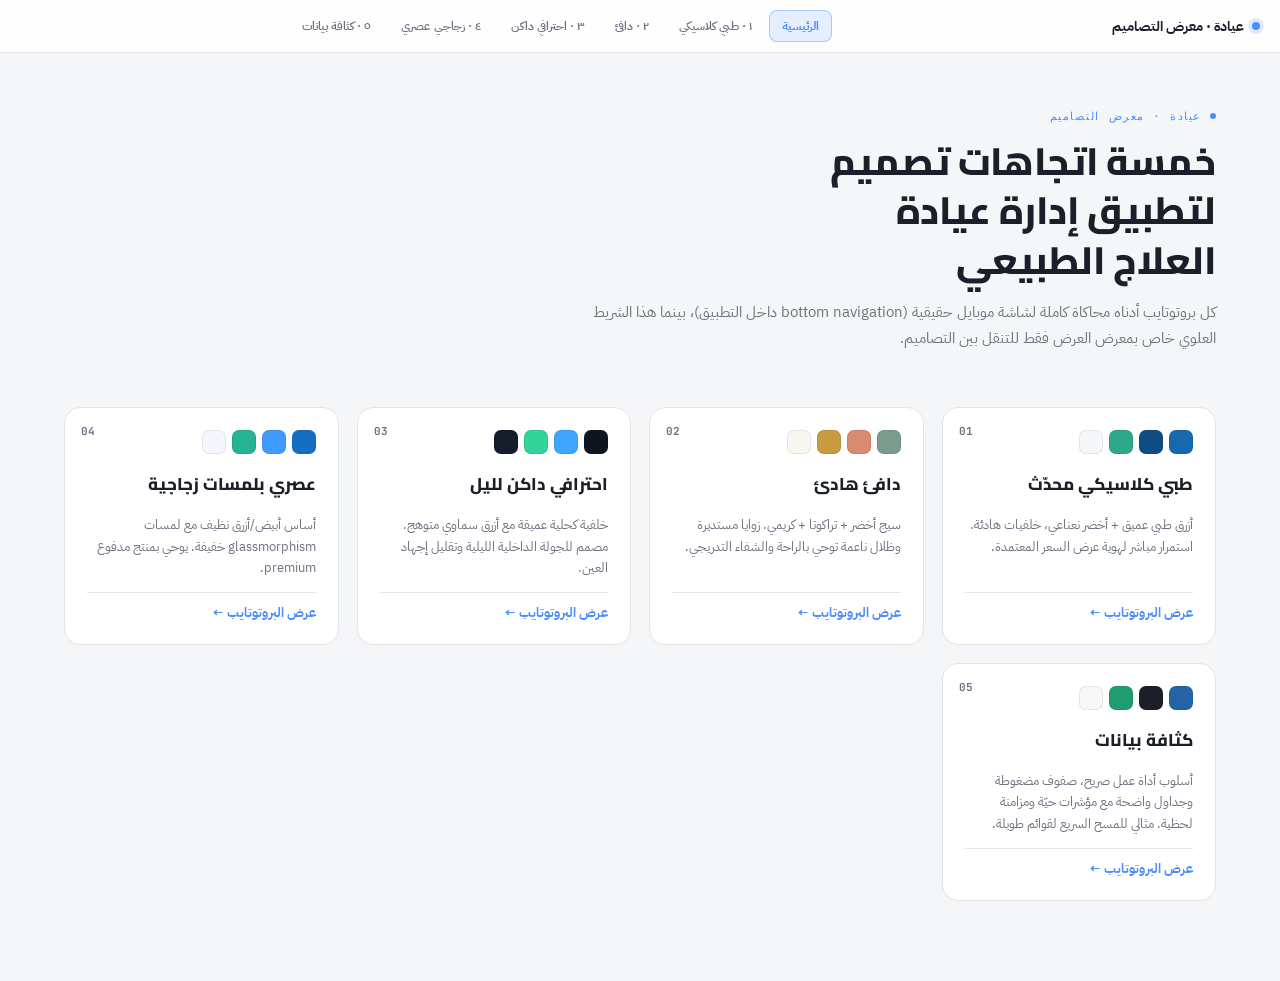
<file: index.html>
<!DOCTYPE html>
<html lang="ar" dir="rtl">
<head>
<meta charset="UTF-8">
<meta name="viewport" content="width=device-width, initial-scale=1.0">
<title>عيادة · معرض التصاميم</title>
<link rel="preconnect" href="https://fonts.googleapis.com">
<link rel="preconnect" href="https://fonts.gstatic.com" crossorigin>
<link href="https://fonts.googleapis.com/css2?family=Cairo:wght@500;600;700;800;900&family=IBM+Plex+Sans+Arabic:wght@400;500;600;700&family=JetBrains+Mono:wght@500;600;700&display=swap" rel="stylesheet">
<link rel="stylesheet" href="shared/frame.css">
<style>
  body.showcase-body{ font-family:"IBM Plex Sans Arabic","Segoe UI",sans-serif; }
  .hero{ max-width:1200px; margin:0 auto; padding:56px 24px 24px; }
  .hero .eyebrow{ font-family:"JetBrains Mono",monospace; font-size:11px; letter-spacing:.14em; text-transform:uppercase; color:var(--showcase-accent); margin-bottom:14px; display:flex; align-items:center; gap:8px; }
  .hero .eyebrow .dot{ width:6px; height:6px; border-radius:50%; background:var(--showcase-accent); }
  .hero h1{ font-family:"Cairo",sans-serif; font-weight:800; font-size:clamp(26px,4vw,38px); margin:0 0 14px; color:var(--showcase-ink); max-width:20ch; line-height:1.3; }
  .hero p{ font-size:14.5px; color:var(--showcase-muted); max-width:70ch; line-height:1.8; margin:0; }

  .grid-cards{ max-width:1200px; margin:0 auto; padding:32px 24px 80px; display:grid; grid-template-columns:repeat(auto-fit,minmax(260px,1fr)); gap:18px; }
  .design-card{
    background:#fff;
    border:1px solid var(--showcase-line);
    border-radius:16px;
    padding:22px;
    text-decoration:none;
    color:inherit;
    display:flex;
    flex-direction:column;
    gap:14px;
    transition:.2s ease;
    position:relative;
    overflow:hidden;
    box-shadow:0 2px 10px -6px rgba(20,30,45,.08);
  }
  .design-card:hover{ border-color:var(--showcase-accent); transform:translateY(-3px); box-shadow:0 16px 32px -18px rgba(20,30,45,.22); }
  .design-card .rank{
    position:absolute; top:16px; left:16px;
    font-family:"JetBrains Mono",monospace; font-size:11px; font-weight:700;
    color:var(--showcase-muted);
  }
  .design-card .swatches{ display:flex; gap:6px; }
  .design-card .swatches span{ width:24px; height:24px; border-radius:7px; border:1px solid rgba(0,0,0,.08); }
  .design-card h3{ font-family:"Cairo",sans-serif; font-weight:800; font-size:17px; color:var(--showcase-ink); margin:0; }
  .design-card .tagline{ font-size:12.5px; color:var(--showcase-muted); line-height:1.7; margin:0; }
  .design-card .cta{ font-size:12.5px; font-weight:700; color:var(--showcase-accent); display:flex; align-items:center; gap:6px; margin-top:auto; padding-top:10px; border-top:1px solid var(--showcase-line); }
</style>
</head>
<body class="showcase-body">

<div class="hero">
  <div class="eyebrow"><span class="dot"></span>عيادة · معرض التصاميم</div>
  <h1>خمسة اتجاهات تصميم لتطبيق إدارة عيادة العلاج الطبيعي</h1>
  <p>كل بروتوتايب أدناه محاكاة كاملة لشاشة موبايل حقيقية (bottom navigation داخل التطبيق)، بينما هذا الشريط العلوي خاص بمعرض العرض فقط للتنقل بين التصاميم.</p>
</div>

<div class="grid-cards">
  <a href="01-clinical-trust/index.html" class="design-card">
    <span class="rank">01</span>
    <div class="swatches"><span style="background:#1868b0"></span><span style="background:#0f4c81"></span><span style="background:#2ea88a"></span><span style="background:#f5f8fa"></span></div>
    <h3>طبي كلاسيكي محدّث</h3>
    <p class="tagline">أزرق طبي عميق + أخضر نعناعي، خلفيات هادئة. استمرار مباشر لهوية عرض السعر المعتمدة.</p>
    <span class="cta">عرض البروتوتايب ←</span>
  </a>

  <a href="02-soft-clinical/index.html" class="design-card">
    <span class="rank">02</span>
    <div class="swatches"><span style="background:#7a9b8e"></span><span style="background:#d98b6f"></span><span style="background:#c99a3e"></span><span style="background:#faf6f0"></span></div>
    <h3>دافئ هادئ</h3>
    <p class="tagline">سيج أخضر + تراكوتا + كريمي. زوايا مستديرة وظلال ناعمة توحي بالراحة والشفاء التدريجي.</p>
    <span class="cta">عرض البروتوتايب ←</span>
  </a>

  <a href="03-dark-clinical-pro/index.html" class="design-card">
    <span class="rank">03</span>
    <div class="swatches"><span style="background:#0d1520"></span><span style="background:#3ea6ff"></span><span style="background:#34d399"></span><span style="background:#141d2b"></span></div>
    <h3>احترافي داكن لليل</h3>
    <p class="tagline">خلفية كحلية عميقة مع أزرق سماوي متوهج. مصمم للجولة الداخلية الليلية وتقليل إجهاد العين.</p>
    <span class="cta">عرض البروتوتايب ←</span>
  </a>

  <a href="05-precision-glass/index.html" class="design-card">
    <span class="rank">04</span>
    <div class="swatches"><span style="background:#146fc4"></span><span style="background:#3f9bff"></span><span style="background:#26b394"></span><span style="background:#f4f8fc"></span></div>
    <h3>عصري بلمسات زجاجية</h3>
    <p class="tagline">أساس أبيض/أزرق نظيف مع لمسات glassmorphism خفيفة. يوحي بمنتج مدفوع premium.</p>
    <span class="cta">عرض البروتوتايب ←</span>
  </a>

  <a href="04-structured-enterprise/index.html" class="design-card">
    <span class="rank">05</span>
    <div class="swatches"><span style="background:#2563a8"></span><span style="background:#1a1f29"></span><span style="background:#1f9d6e"></span><span style="background:#f7f8fa"></span></div>
    <h3>كثافة بيانات</h3>
    <p class="tagline">أسلوب أداة عمل صريح، صفوف مضغوطة وجداول واضحة مع مؤشرات حيّة ومزامنة لحظية. مثالي للمسح السريع لقوائم طويلة.</p>
    <span class="cta">عرض البروتوتايب ←</span>
  </a>
</div>

<script src="shared/navbar.js"></script>
<script src="shared/frame.js"></script>
<script>renderShowcaseNav('index', true);</script>
</body>
</html>
</file>
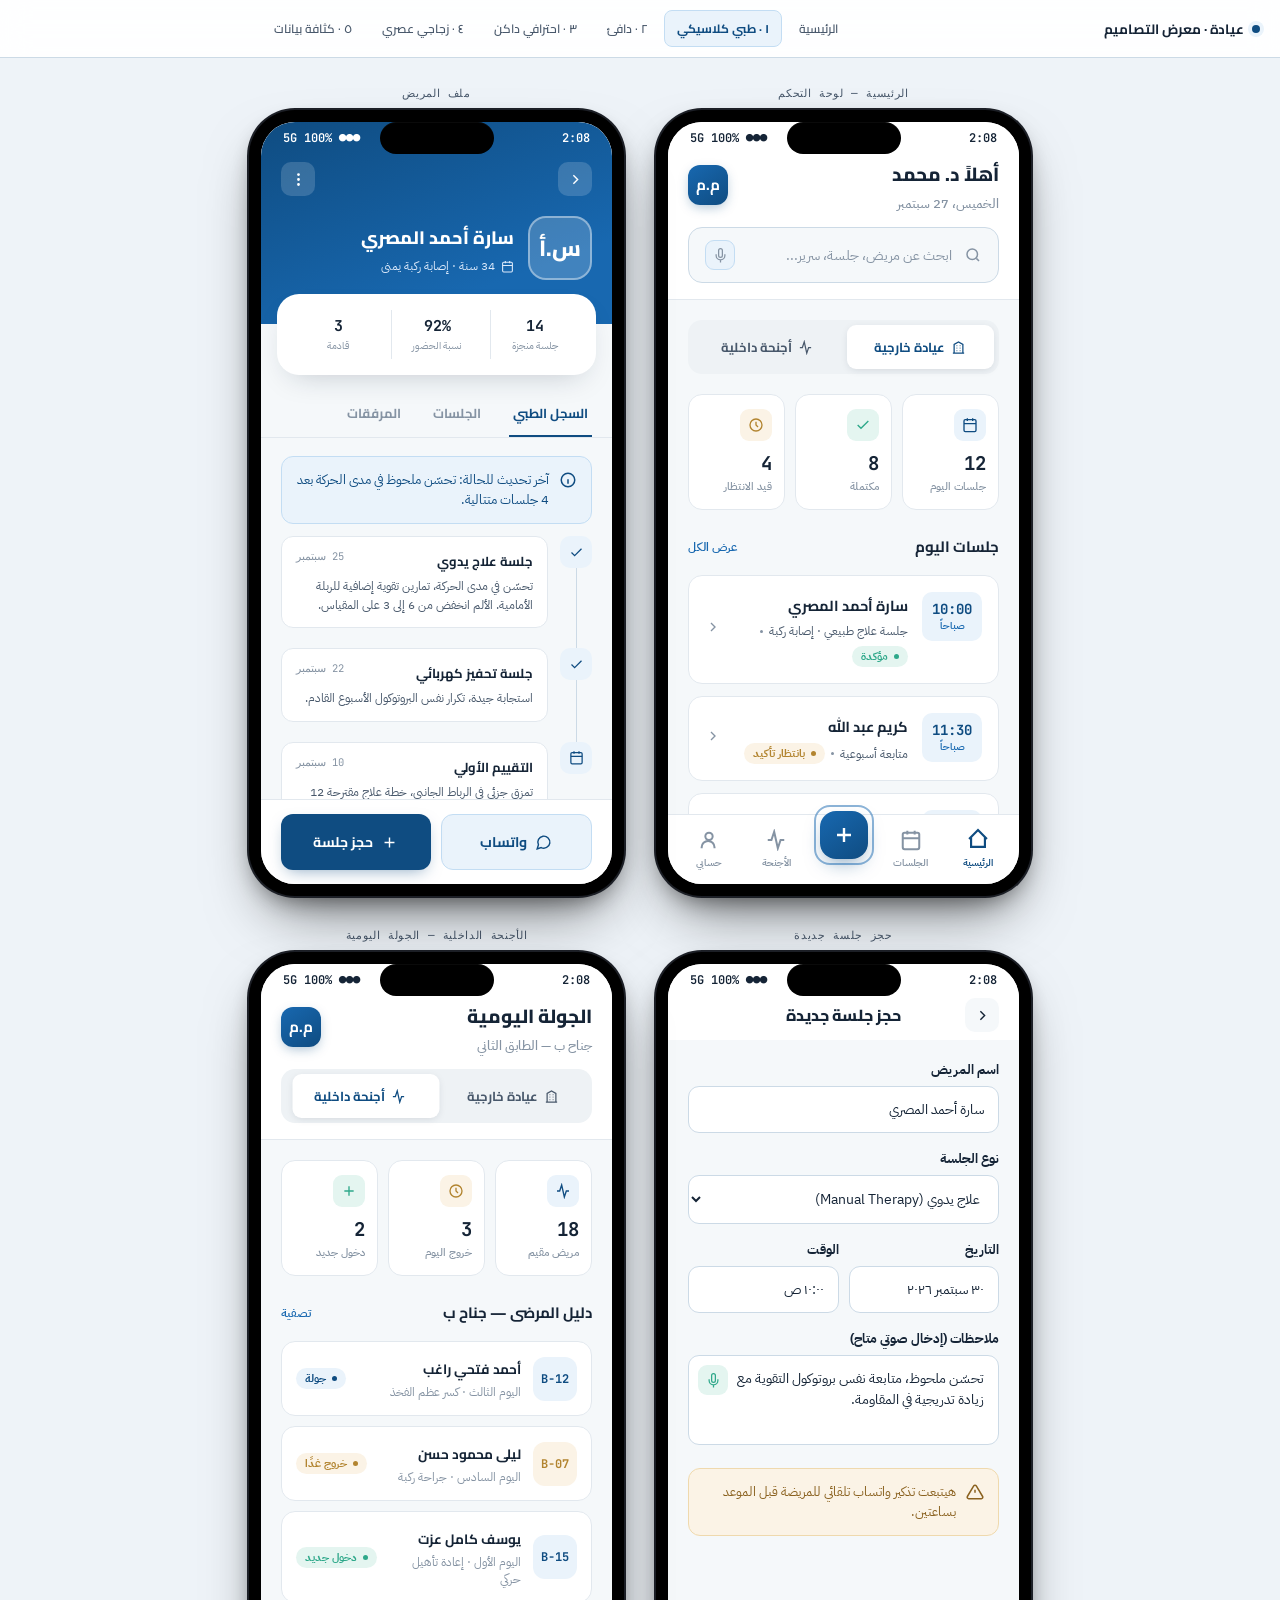
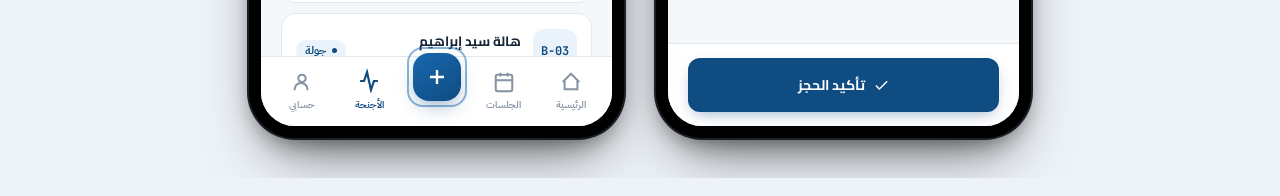
<file: 01-clinical-trust/index.html>
<!DOCTYPE html>
<html lang="ar" dir="rtl" class="design-page">
<head>
<meta charset="UTF-8">
<meta name="viewport" content="width=device-width, initial-scale=1.0">
<title>1 · Clinical Trust — عيادة Design Lab</title>
<link rel="preconnect" href="https://fonts.googleapis.com">
<link rel="preconnect" href="https://fonts.gstatic.com" crossorigin>
<link href="https://fonts.googleapis.com/css2?family=Cairo:wght@500;600;700;800;900&family=IBM+Plex+Sans+Arabic:wght@400;500;600;700&family=JetBrains+Mono:wght@500;600;700&display=swap" rel="stylesheet">
<link rel="stylesheet" href="../shared/frame.css">
<link rel="stylesheet" href="design.css">
<link rel="stylesheet" href="animations.css">
</head>
<body class="showcase-body">

<div class="phone-gallery">

  <!-- Screen 1: Home / Dashboard -->
  <div class="phone-slot">
    <span class="screen-label">الرئيسية — لوحة التحكم</span>
    <div class="phone-frame"><div class="notch"></div><div class="phone-screen">
      <div class="app-shell" dir="rtl">
      <div class="app-viewport">
        <div class="ct-statusbar"><span class="status-clock">9:41</span><span>●●● 5G 100%</span></div>
        <div class="ct-topbar">
          <div class="ct-topbar-row">
            <div class="greeting">أهلاً د. محمد<span>الخميس، 27 سبتمبر</span></div>
            <div class="ct-avatar">م.م</div>
          </div>
          <div class="ct-search">
            <svg viewBox="0 0 24 24" fill="none" stroke="currentColor" stroke-width="2"><circle cx="11" cy="11" r="7"/><path d="m20 20-3.5-3.5"/></svg>
            <input type="text" placeholder="ابحث عن مريض، جلسة، سرير...">
            <button class="mic"><svg viewBox="0 0 24 24" fill="none" stroke="currentColor" stroke-width="2"><path d="M12 1a3 3 0 00-3 3v8a3 3 0 006 0V4a3 3 0 00-3-3z"/><path d="M19 10v2a7 7 0 01-14 0v-2M12 19v4"/></svg></button>
          </div>
        </div>
        <div class="ct-content">
          <div class="ct-segment">
            <button class="active"><svg viewBox="0 0 24 24" fill="none" stroke="currentColor" stroke-width="2"><path d="M3 21h18M5 21V7l7-4 7 4v14M9 9h1m4 0h1m-6 4h1m4 0h1m-6 4h1m4 0h1"/></svg>عيادة خارجية</button>
            <button><svg viewBox="0 0 24 24" fill="none" stroke="currentColor" stroke-width="2"><path d="M3 12h4l3-9 4 18 3-9h4"/></svg>أجنحة داخلية</button>
          </div>

          <div class="ct-stats">
            <div class="ct-stat i-blue"><div class="icon"><svg viewBox="0 0 24 24" fill="none" stroke="currentColor" stroke-width="2"><path d="M8 2v4M16 2v4M3 10h18M5 4h14a2 2 0 012 2v14a2 2 0 01-2 2H5a2 2 0 01-2-2V6a2 2 0 012-2z"/></svg></div><div class="num">12</div><div class="lbl">جلسات اليوم</div></div>
            <div class="ct-stat i-mint"><div class="icon"><svg viewBox="0 0 24 24" fill="none" stroke="currentColor" stroke-width="2"><path d="M20 6L9 17l-5-5"/></svg></div><div class="num">8</div><div class="lbl">مكتملة</div></div>
            <div class="ct-stat i-gold"><div class="icon"><svg viewBox="0 0 24 24" fill="none" stroke="currentColor" stroke-width="2"><circle cx="12" cy="12" r="9"/><path d="M12 7v5l3 3"/></svg></div><div class="num">4</div><div class="lbl">قيد الانتظار</div></div>
          </div>

          <div class="ct-section-title"><h3>جلسات اليوم</h3><a href="javascript:void(0)">عرض الكل</a></div>

          <div class="ct-card">
            <div class="time-block"><div class="t">10:00</div><div class="p">صباحاً</div></div>
            <div class="info">
              <div class="name">سارة أحمد المصري</div>
              <div class="meta">جلسة علاج طبيعي · إصابة ركبة <span class="sep"></span> <span class="ct-badge confirmed">مؤكدة</span></div>
            </div>
            <div class="chev"><svg viewBox="0 0 24 24" fill="none" stroke="currentColor" stroke-width="2"><path d="m9 6 6 6-6 6"/></svg></div>
          </div>
          <div class="ct-card">
            <div class="time-block"><div class="t">11:30</div><div class="p">صباحاً</div></div>
            <div class="info">
              <div class="name">كريم عبد الله</div>
              <div class="meta">متابعة أسبوعية <span class="sep"></span> <span class="ct-badge pending">بانتظار تأكيد</span></div>
            </div>
            <div class="chev"><svg viewBox="0 0 24 24" fill="none" stroke="currentColor" stroke-width="2"><path d="m9 6 6 6-6 6"/></svg></div>
          </div>
          <div class="ct-card">
            <div class="time-block"><div class="t">01:15</div><div class="p">ظهراً</div></div>
            <div class="info">
              <div class="name">منى الشريف</div>
              <div class="meta">جلسة أولى <span class="sep"></span> <span class="ct-badge session">تقييم جديد</span></div>
            </div>
            <div class="chev"><svg viewBox="0 0 24 24" fill="none" stroke="currentColor" stroke-width="2"><path d="m9 6 6 6-6 6"/></svg></div>
          </div>

          <div class="ct-section-title" style="margin-top:8px;"><h3>إجراءات سريعة</h3></div>
          <div class="ct-quick">
            <a href="javascript:void(0)" class="ct-quick-item"><div class="ic"><svg viewBox="0 0 24 24" fill="none" stroke="currentColor" stroke-width="2"><path d="M12 5v14M5 12h14"/></svg></div><span>مريض جديد</span></a>
            <a href="javascript:void(0)" class="ct-quick-item"><div class="ic"><svg viewBox="0 0 24 24" fill="none" stroke="currentColor" stroke-width="2"><rect x="3" y="4" width="18" height="18" rx="2"/><path d="M16 2v4M8 2v4M3 10h18"/></svg></div><span>حجز جلسة</span></a>
            <a href="javascript:void(0)" class="ct-quick-item"><div class="ic"><svg viewBox="0 0 24 24" fill="none" stroke="currentColor" stroke-width="2"><path d="M14 2H6a2 2 0 00-2 2v16a2 2 0 002 2h12a2 2 0 002-2V8z"/><path d="M14 2v6h6M9 15h6M9 11h6"/></svg></div><span>تقرير</span></a>
            <a href="javascript:void(0)" class="ct-quick-item"><div class="ic"><svg viewBox="0 0 24 24" fill="none" stroke="currentColor" stroke-width="2"><path d="M3 5h18M3 12h18M3 19h18"/></svg></div><span>الأرشيف</span></a>
          </div>
        </div>
      </div>
        <nav class="ct-bottomnav">
          <a href="javascript:void(0)" class="ct-navitem active"><svg viewBox="0 0 24 24" fill="none" stroke="currentColor" stroke-width="2.2"><path d="M3 12l9-9 9 9M5 10v10h14V10"/></svg><span>الرئيسية</span></a>
          <a href="javascript:void(0)" class="ct-navitem"><svg viewBox="0 0 24 24" fill="none" stroke="currentColor" stroke-width="2.2"><rect x="3" y="4" width="18" height="18" rx="2"/><path d="M16 2v4M8 2v4M3 10h18"/></svg><span>الجلسات</span></a>
          <a href="javascript:void(0)" class="ct-navitem"><div class="fab"><svg viewBox="0 0 24 24" fill="none" stroke="currentColor" stroke-width="2.4"><path d="M12 5v14M5 12h14"/></svg></div></a>
          <a href="javascript:void(0)" class="ct-navitem"><svg viewBox="0 0 24 24" fill="none" stroke="currentColor" stroke-width="2.2"><path d="M3 12h4l3-9 4 18 3-9h4"/></svg><span>الأجنحة</span></a>
          <a href="javascript:void(0)" class="ct-navitem"><svg viewBox="0 0 24 24" fill="none" stroke="currentColor" stroke-width="2.2"><circle cx="12" cy="8" r="4"/><path d="M4 21v-1a7 7 0 0114 0v1"/></svg><span>حسابي</span></a>
        </nav>
      </div>
    </div></div>
  </div>

  <!-- Screen 2: Patient Profile -->
  <div class="phone-slot">
    <span class="screen-label">ملف المريض</span>
    <div class="phone-frame"><div class="notch"></div><div class="phone-screen">
      <div class="app-shell" dir="rtl">
      <div class="ct-statusbar" style="background:transparent;position:absolute;top:0;left:0;right:0;z-index:10;color:#fff;"><span class="status-clock">9:41</span><span>●●● 5G 100%</span></div>
      <div class="app-viewport">
        <div class="ct-profile-hero">
          <div class="back-row">
            <button class="icon-btn"><svg viewBox="0 0 24 24" fill="none" stroke="currentColor" stroke-width="2"><path d="m15 18-6-6 6-6"/></svg></button>
            <button class="icon-btn"><svg viewBox="0 0 24 24" fill="none" stroke="currentColor" stroke-width="2"><circle cx="12" cy="12" r="1"/><circle cx="12" cy="5" r="1"/><circle cx="12" cy="19" r="1"/></svg></button>
          </div>
          <div class="ct-profile-main">
            <div class="avatar">س.أ</div>
            <div>
              <div class="name">سارة أحمد المصري</div>
              <div class="sub"><svg width="13" height="13" viewBox="0 0 24 24" fill="none" stroke="currentColor" stroke-width="2"><rect x="3" y="4" width="18" height="18" rx="2"/><path d="M16 2v4M8 2v4M3 10h18"/></svg> 34 سنة · إصابة ركبة يمنى</div>
            </div>
          </div>
        </div>
        <div class="ct-profile-card">
          <div class="item"><div class="v">14</div><div class="l">جلسة منجزة</div></div>
          <div class="item"><div class="v">92%</div><div class="l">نسبة الحضور</div></div>
          <div class="item"><div class="v">3</div><div class="l">قادمة</div></div>
        </div>
        <div class="ct-tablist">
          <button class="active" data-panel="record">السجل الطبي</button>
          <button data-panel="sessions">الجلسات</button>
          <button data-panel="files">المرفقات</button>
        </div>
        <div class="ct-content" style="padding-top:18px;">
          <div class="ct-panel" data-panel="record">
          <div class="ct-alert info">
            <svg viewBox="0 0 24 24" fill="none" stroke="currentColor" stroke-width="2"><circle cx="12" cy="12" r="9"/><path d="M12 8h.01M11 12h1v4h1"/></svg>
            آخر تحديث للحالة: تحسّن ملحوظ في مدى الحركة بعد 4 جلسات متتالية.
          </div>

          <div class="ct-timeline-item">
            <div class="dot"><svg viewBox="0 0 24 24" fill="none" stroke="currentColor" stroke-width="2"><path d="M20 6L9 17l-5-5"/></svg></div>
            <div class="body">
              <div class="row"><span class="ttl">جلسة علاج يدوي</span><span class="dt">25 سبتمبر</span></div>
              <p>تحسّن في مدى الحركة، تمارين تقوية إضافية للربلة الأمامية. الألم انخفض من 6 إلى 3 على المقياس.</p>
            </div>
          </div>
          <div class="ct-timeline-item">
            <div class="dot"><svg viewBox="0 0 24 24" fill="none" stroke="currentColor" stroke-width="2"><path d="M20 6L9 17l-5-5"/></svg></div>
            <div class="body">
              <div class="row"><span class="ttl">جلسة تحفيز كهربائي</span><span class="dt">22 سبتمبر</span></div>
              <p>استجابة جيدة، تكرار نفس البروتوكول الأسبوع القادم.</p>
            </div>
          </div>
          <div class="ct-timeline-item">
            <div class="dot"><svg viewBox="0 0 24 24" fill="none" stroke="currentColor" stroke-width="2"><rect x="3" y="4" width="18" height="18" rx="2"/><path d="M16 2v4M8 2v4M3 10h18"/></svg></div>
            <div class="body">
              <div class="row"><span class="ttl">التقييم الأولي</span><span class="dt">10 سبتمبر</span></div>
              <p>تمزق جزئي في الرباط الجانبي، خطة علاج مقترحة 12 جلسة.</p>
            </div>
          </div>
          </div>
          <div class="ct-panel" data-panel="sessions" hidden>
          <div class="ct-card">
            <div class="time-block"><div class="t">30</div><div class="p">سبتمبر</div></div>
            <div class="info">
              <div class="name">جلسة علاج يدوي</div>
              <div class="meta">قادمة <span class="sep"></span> <span class="ct-badge pending">لم تبدأ</span></div>
            </div>
            <div class="chev"><svg viewBox="0 0 24 24" fill="none" stroke="currentColor" stroke-width="2"><path d="m9 6 6 6-6 6"/></svg></div>
          </div>
          <div class="ct-card">
            <div class="time-block"><div class="t">25</div><div class="p">سبتمبر</div></div>
            <div class="info">
              <div class="name">جلسة علاج يدوي</div>
              <div class="meta">منجزة <span class="sep"></span> <span class="ct-badge confirmed">مكتملة</span></div>
            </div>
            <div class="chev"><svg viewBox="0 0 24 24" fill="none" stroke="currentColor" stroke-width="2"><path d="m9 6 6 6-6 6"/></svg></div>
          </div>
          <div class="ct-card">
            <div class="time-block"><div class="t">22</div><div class="p">سبتمبر</div></div>
            <div class="info">
              <div class="name">جلسة تحفيز كهربائي</div>
              <div class="meta">منجزة <span class="sep"></span> <span class="ct-badge confirmed">مكتملة</span></div>
            </div>
            <div class="chev"><svg viewBox="0 0 24 24" fill="none" stroke="currentColor" stroke-width="2"><path d="m9 6 6 6-6 6"/></svg></div>
          </div>
          </div>
          <div class="ct-panel" data-panel="files" hidden>
          <div class="ct-card">
            <div class="time-block"><svg width="20" height="20" viewBox="0 0 24 24" fill="none" stroke="currentColor" stroke-width="2"><path d="M14 2H6a2 2 0 00-2 2v16a2 2 0 002 2h12a2 2 0 002-2V8z"/><path d="M14 2v6h6M9 15h6M9 11h6"/></svg></div>
            <div class="info">
              <div class="name">تقرير الأشعة — ركبة يمنى.pdf</div>
              <div class="meta">1.2 MB <span class="sep"></span> 10 سبتمبر</div>
            </div>
            <div class="chev"><svg viewBox="0 0 24 24" fill="none" stroke="currentColor" stroke-width="2"><path d="m9 6 6 6-6 6"/></svg></div>
          </div>
          <div class="ct-card">
            <div class="time-block"><svg width="20" height="20" viewBox="0 0 24 24" fill="none" stroke="currentColor" stroke-width="2"><path d="M14 2H6a2 2 0 00-2 2v16a2 2 0 002 2h12a2 2 0 002-2V8z"/><path d="M14 2v6h6M9 15h6M9 11h6"/></svg></div>
            <div class="info">
              <div class="name">خطة العلاج المقترحة.pdf</div>
              <div class="meta">640 KB <span class="sep"></span> 10 سبتمبر</div>
            </div>
            <div class="chev"><svg viewBox="0 0 24 24" fill="none" stroke="currentColor" stroke-width="2"><path d="m9 6 6 6-6 6"/></svg></div>
          </div>
          </div>
        </div>
      </div>
        <div style="padding:14px 20px calc(env(safe-area-inset-bottom,0px) + 14px);border-top:1px solid var(--ct-line);display:flex;gap:10px;flex-shrink:0;background:var(--ct-bg);">
          <button class="ct-btn secondary"><svg viewBox="0 0 24 24" fill="none" stroke="currentColor" stroke-width="2"><path d="M3 21l1.9-5.7a8.5 8.5 0 113.8 3.8z"/></svg>واتساب</button>
          <button class="ct-btn primary"><svg viewBox="0 0 24 24" fill="none" stroke="currentColor" stroke-width="2"><path d="M12 5v14M5 12h14"/></svg>حجز جلسة</button>
        </div>
      </div>
    </div></div>
  </div>

  <!-- Screen 3: Booking form -->
  <div class="phone-slot">
    <span class="screen-label">حجز جلسة جديدة</span>
    <div class="phone-frame"><div class="notch"></div><div class="phone-screen">
      <div class="app-shell" dir="rtl">
      <div class="app-viewport">
        <div class="ct-statusbar"><span class="status-clock">9:41</span><span>●●● 5G 100%</span></div>
        <div class="ct-topbar" style="border-bottom:none;padding-bottom:8px;">
          <div class="ct-topbar-row" style="margin-bottom:0;">
            <button class="icon-btn" style="background:var(--ct-surface);color:var(--ct-ink);"><svg width="17" height="17" viewBox="0 0 24 24" fill="none" stroke="currentColor" stroke-width="2"><path d="m15 18-6-6 6-6"/></svg></button>
            <div class="greeting" style="font-size:16px;">حجز جلسة جديدة</div>
            <div style="width:34px;"></div>
          </div>
        </div>
        <div class="ct-content" style="padding-top:20px;">
          <div class="ct-field">
            <label>اسم المريض</label>
            <input type="text" value="سارة أحمد المصري" readonly>
          </div>
          <div class="ct-field">
            <label>نوع الجلسة</label>
            <select>
              <option>علاج يدوي (Manual Therapy)</option>
              <option>تحفيز كهربائي</option>
              <option>تمارين تقوية</option>
            </select>
          </div>
          <div style="display:flex;gap:10px;">
            <div class="ct-field" style="flex:1;">
              <label>التاريخ</label>
              <input type="text" value="٣٠ سبتمبر ٢٠٢٦">
            </div>
            <div class="ct-field" style="flex:1;">
              <label>الوقت</label>
              <input type="text" value="١٠:٠٠ ص">
            </div>
          </div>
          <div class="ct-field">
            <label>ملاحظات (إدخال صوتي متاح)</label>
            <div class="voice-input">
              <textarea placeholder="اكتب أو سجّل ملاحظاتك...">تحسّن ملحوظ، متابعة نفس بروتوكول التقوية مع زيادة تدريجية في المقاومة.</textarea>
              <button class="mic-btn"><svg viewBox="0 0 24 24" fill="none" stroke="currentColor" stroke-width="2"><path d="M12 1a3 3 0 00-3 3v8a3 3 0 006 0V4a3 3 0 00-3-3z"/><path d="M19 10v2a7 7 0 01-14 0v-2M12 19v4"/></svg></button>
            </div>
          </div>
          <div class="ct-alert warn">
            <svg viewBox="0 0 24 24" fill="none" stroke="currentColor" stroke-width="2"><path d="M10.29 3.86L1.82 18a2 2 0 001.71 3h16.94a2 2 0 001.71-3L13.71 3.86a2 2 0 00-3.42 0z"/><path d="M12 9v4M12 17h.01"/></svg>
            هيتبعت تذكير واتساب تلقائي للمريضة قبل الموعد بساعتين.
          </div>
        </div>
      </div>
        <div style="padding:14px 20px calc(env(safe-area-inset-bottom,0px) + 14px);border-top:1px solid var(--ct-line);flex-shrink:0;background:var(--ct-bg);">
          <button class="ct-btn primary"><svg viewBox="0 0 24 24" fill="none" stroke="currentColor" stroke-width="2"><path d="M20 6L9 17l-5-5"/></svg>تأكيد الحجز</button>
        </div>
      </div>
    </div></div>
  </div>

  <!-- Screen 4: Inpatient ward -->
  <div class="phone-slot">
    <span class="screen-label">الأجنحة الداخلية — الجولة اليومية</span>
    <div class="phone-frame"><div class="notch"></div><div class="phone-screen">
      <div class="app-shell" dir="rtl">
      <div class="app-viewport">
        <div class="ct-statusbar"><span class="status-clock">9:41</span><span>●●● 5G 100%</span></div>
        <div class="ct-topbar">
          <div class="ct-topbar-row">
            <div class="greeting">الجولة اليومية<span>جناح ب — الطابق الثاني</span></div>
            <div class="ct-avatar">م.م</div>
          </div>
          <div class="ct-segment" style="margin-bottom:0;">
            <button><svg viewBox="0 0 24 24" fill="none" stroke="currentColor" stroke-width="2"><path d="M3 21h18M5 21V7l7-4 7 4v14M9 9h1m4 0h1m-6 4h1m4 0h1m-6 4h1m4 0h1"/></svg>عيادة خارجية</button>
            <button class="active"><svg viewBox="0 0 24 24" fill="none" stroke="currentColor" stroke-width="2"><path d="M3 12h4l3-9 4 18 3-9h4"/></svg>أجنحة داخلية</button>
          </div>
        </div>
        <div class="ct-content">
          <div class="ct-stats">
            <div class="ct-stat i-blue"><div class="icon"><svg viewBox="0 0 24 24" fill="none" stroke="currentColor" stroke-width="2"><path d="M3 12h4l3-9 4 18 3-9h4"/></svg></div><div class="num">18</div><div class="lbl">مريض مقيم</div></div>
            <div class="ct-stat i-gold"><div class="icon"><svg viewBox="0 0 24 24" fill="none" stroke="currentColor" stroke-width="2"><circle cx="12" cy="12" r="9"/><path d="M12 7v5l3 3"/></svg></div><div class="num">3</div><div class="lbl">خروج اليوم</div></div>
            <div class="ct-stat i-mint"><div class="icon"><svg viewBox="0 0 24 24" fill="none" stroke="currentColor" stroke-width="2"><path d="M12 5v14M5 12h14"/></svg></div><div class="num">2</div><div class="lbl">دخول جديد</div></div>
          </div>

          <div class="ct-section-title"><h3>دليل المرضى — جناح ب</h3><a href="javascript:void(0)">تصفية</a></div>

          <div class="ct-ward-card">
            <div class="bed">B-12</div>
            <div class="info"><div class="name">أحمد فتحي راغب</div><div class="meta">اليوم الثالث · كسر عظم الفخذ</div></div>
            <span class="ct-badge session">جولة</span>
          </div>
          <div class="ct-ward-card discharge-soon">
            <div class="bed">B-07</div>
            <div class="info"><div class="name">ليلى محمود حسن</div><div class="meta">اليوم السادس · جراحة ركبة</div></div>
            <span class="ct-badge pending">خروج غدًا</span>
          </div>
          <div class="ct-ward-card">
            <div class="bed">B-15</div>
            <div class="info"><div class="name">يوسف كامل عزت</div><div class="meta">اليوم الأول · إعادة تأهيل حركي</div></div>
            <span class="ct-badge confirmed">دخول جديد</span>
          </div>
          <div class="ct-ward-card">
            <div class="bed">B-03</div>
            <div class="info"><div class="name">هالة سيد إبراهيم</div><div class="meta">اليوم الثاني · جلطة خفيفة</div></div>
            <span class="ct-badge session">جولة</span>
          </div>
        </div>
      </div>
        <nav class="ct-bottomnav">
          <a href="javascript:void(0)" class="ct-navitem"><svg viewBox="0 0 24 24" fill="none" stroke="currentColor" stroke-width="2.2"><path d="M3 12l9-9 9 9M5 10v10h14V10"/></svg><span>الرئيسية</span></a>
          <a href="javascript:void(0)" class="ct-navitem"><svg viewBox="0 0 24 24" fill="none" stroke="currentColor" stroke-width="2.2"><rect x="3" y="4" width="18" height="18" rx="2"/><path d="M16 2v4M8 2v4M3 10h18"/></svg><span>الجلسات</span></a>
          <a href="javascript:void(0)" class="ct-navitem"><div class="fab"><svg viewBox="0 0 24 24" fill="none" stroke="currentColor" stroke-width="2.4"><path d="M12 5v14M5 12h14"/></svg></div></a>
          <a href="javascript:void(0)" class="ct-navitem active"><svg viewBox="0 0 24 24" fill="none" stroke="currentColor" stroke-width="2.2"><path d="M3 12h4l3-9 4 18 3-9h4"/></svg><span>الأجنحة</span></a>
          <a href="javascript:void(0)" class="ct-navitem"><svg viewBox="0 0 24 24" fill="none" stroke="currentColor" stroke-width="2.2"><circle cx="12" cy="8" r="4"/><path d="M4 21v-1a7 7 0 0114 0v1"/></svg><span>حسابي</span></a>
        </nav>
      </div>
    </div></div>
  </div>

</div>

<script src="../shared/navbar.js"></script>
<script src="../shared/frame.js"></script>
<script src="animations.js"></script>
<script>renderShowcaseNav('clinical-trust', false);</script>
</body>
</html>
</file>
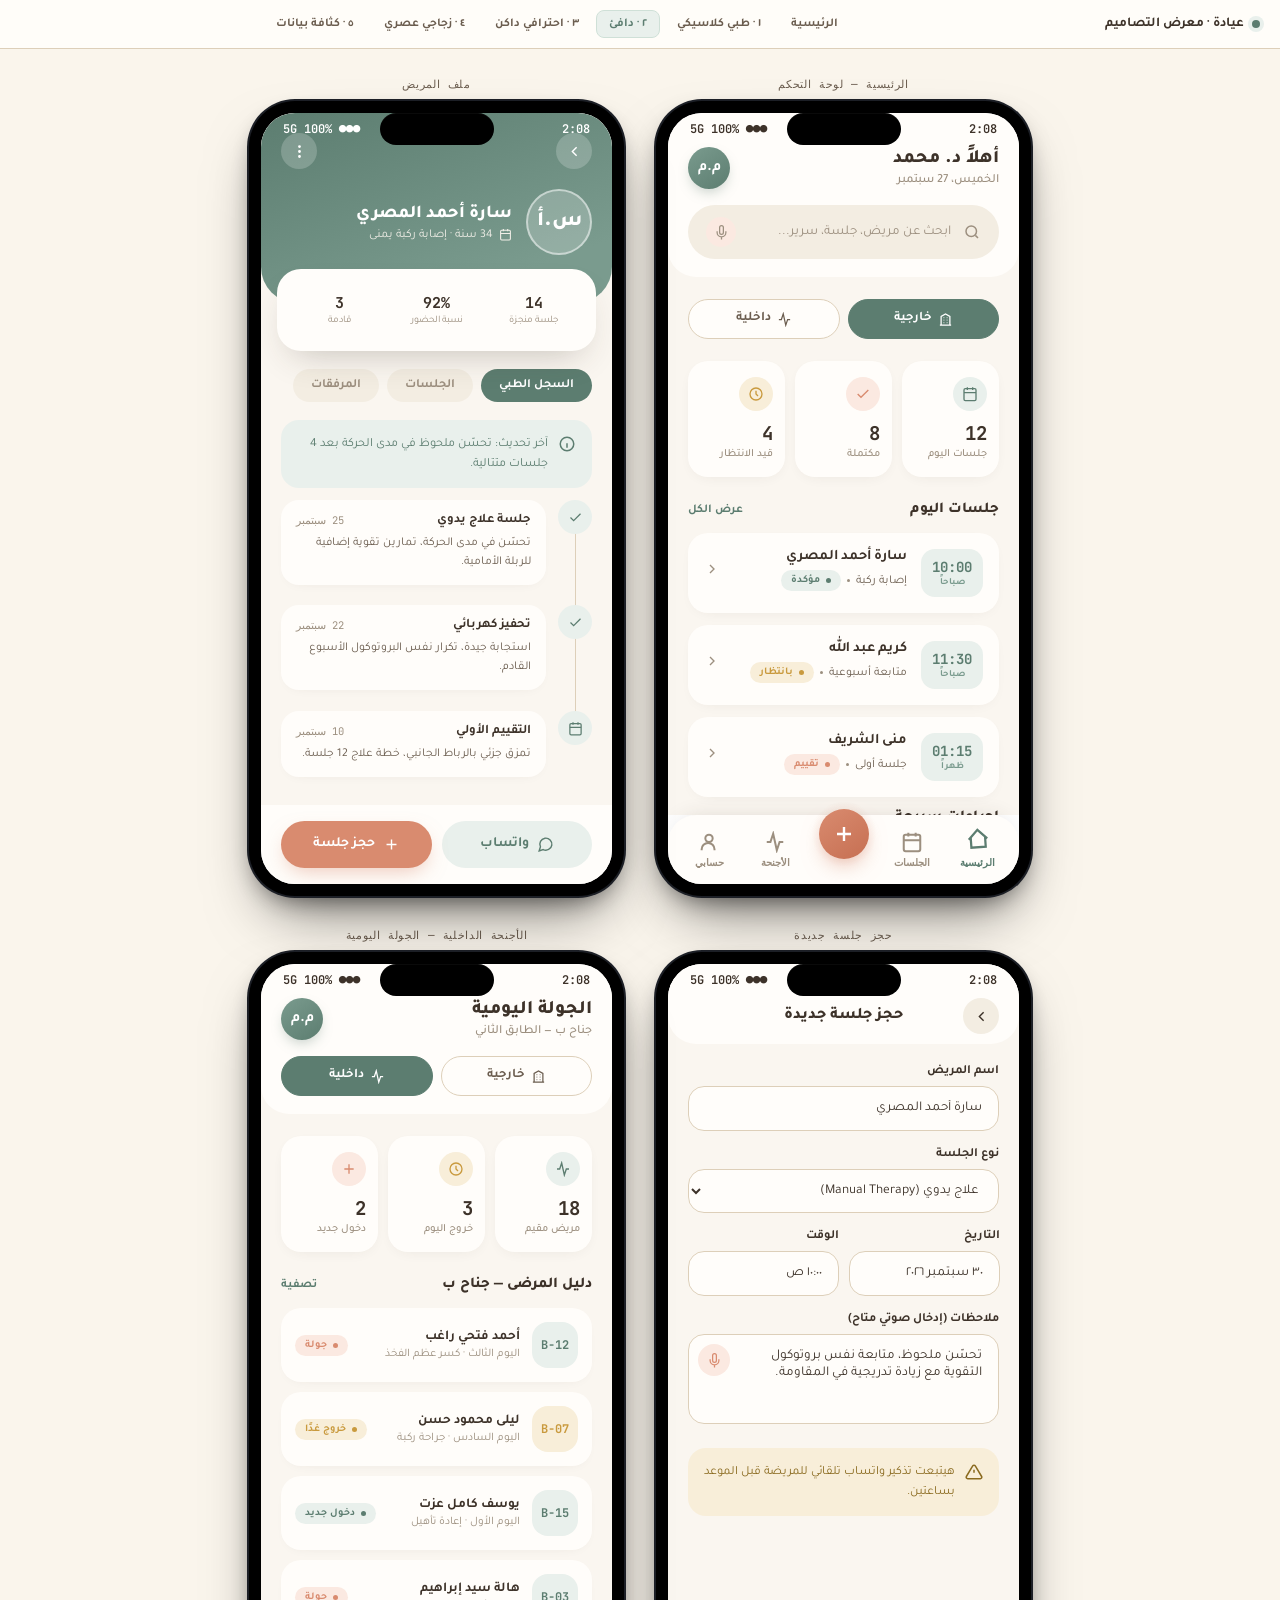
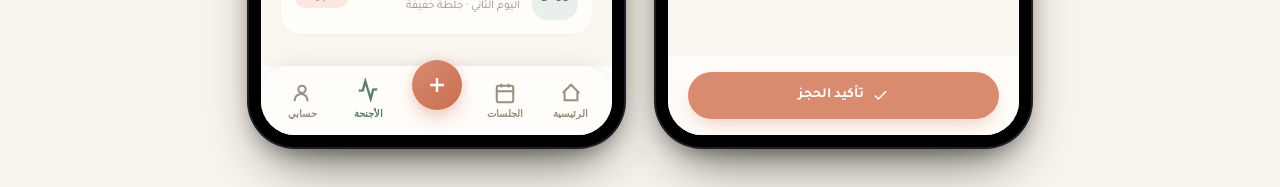
<file: 02-soft-clinical/index.html>
<!DOCTYPE html>
<html lang="ar" dir="rtl" class="design-page">
<head>
<meta charset="UTF-8">
<meta name="viewport" content="width=device-width, initial-scale=1.0">
<title>2 · Soft Clinical — عيادة Design Lab</title>
<link rel="preconnect" href="https://fonts.googleapis.com">
<link rel="preconnect" href="https://fonts.gstatic.com" crossorigin>
<link href="https://fonts.googleapis.com/css2?family=Tajawal:wght@400;500;700;800;900&family=JetBrains+Mono:wght@500;600;700&display=swap" rel="stylesheet">
<link rel="stylesheet" href="../shared/frame.css">
<link rel="stylesheet" href="design.css">
<link rel="stylesheet" href="animations.css">
</head>
<body class="showcase-body">

<div class="phone-gallery">

  <div class="phone-slot">
    <span class="screen-label">الرئيسية — لوحة التحكم</span>
    <div class="phone-frame"><div class="notch"></div><div class="phone-screen">
      <div class="app-shell" dir="rtl">
      <div class="app-viewport">
        <div class="sc-statusbar"><span class="status-clock">9:41</span><span>●●● 5G 100%</span></div>
        <div class="sc-topbar">
          <div class="sc-topbar-row">
            <div class="greeting">أهلاً د. محمد<span>الخميس، 27 سبتمبر</span></div>
            <div class="sc-avatar">م.م</div>
          </div>
          <div class="sc-search">
            <svg viewBox="0 0 24 24" fill="none" stroke="currentColor" stroke-width="2"><circle cx="11" cy="11" r="7"/><path d="m20 20-3.5-3.5"/></svg>
            <input type="text" placeholder="ابحث عن مريض، جلسة، سرير...">
            <button class="mic"><svg viewBox="0 0 24 24" fill="none" stroke="currentColor" stroke-width="2"><path d="M12 1a3 3 0 00-3 3v8a3 3 0 006 0V4a3 3 0 00-3-3z"/><path d="M19 10v2a7 7 0 01-14 0v-2M12 19v4"/></svg></button>
          </div>
        </div>
        <div class="sc-content">
          <div class="sc-segment">
            <button class="active"><svg viewBox="0 0 24 24" fill="none" stroke="currentColor" stroke-width="2"><path d="M3 21h18M5 21V7l7-4 7 4v14M9 9h1m4 0h1m-6 4h1m4 0h1m-6 4h1m4 0h1"/></svg>خارجية</button>
            <button><svg viewBox="0 0 24 24" fill="none" stroke="currentColor" stroke-width="2"><path d="M3 12h4l3-9 4 18 3-9h4"/></svg>داخلية</button>
          </div>

          <div class="sc-stats">
            <div class="sc-stat i-sage"><div class="icon"><svg viewBox="0 0 24 24" fill="none" stroke="currentColor" stroke-width="2"><path d="M8 2v4M16 2v4M3 10h18M5 4h14a2 2 0 012 2v14a2 2 0 01-2 2H5a2 2 0 01-2-2V6a2 2 0 012-2z"/></svg></div><div class="num">12</div><div class="lbl">جلسات اليوم</div></div>
            <div class="sc-stat i-terracotta"><div class="icon"><svg viewBox="0 0 24 24" fill="none" stroke="currentColor" stroke-width="2"><path d="M20 6L9 17l-5-5"/></svg></div><div class="num">8</div><div class="lbl">مكتملة</div></div>
            <div class="sc-stat i-gold"><div class="icon"><svg viewBox="0 0 24 24" fill="none" stroke="currentColor" stroke-width="2"><circle cx="12" cy="12" r="9"/><path d="M12 7v5l3 3"/></svg></div><div class="num">4</div><div class="lbl">قيد الانتظار</div></div>
          </div>

          <div class="sc-section-title"><h3>جلسات اليوم</h3><a href="javascript:void(0)">عرض الكل</a></div>

          <div class="sc-card">
            <div class="time-block"><div class="t">10:00</div><div class="p">صباحاً</div></div>
            <div class="info"><div class="name">سارة أحمد المصري</div><div class="meta">إصابة ركبة <span class="sep"></span> <span class="sc-badge confirmed">مؤكدة</span></div></div>
            <div class="chev"><svg viewBox="0 0 24 24" fill="none" stroke="currentColor" stroke-width="2"><path d="m9 6 6 6-6 6"/></svg></div>
          </div>
          <div class="sc-card">
            <div class="time-block"><div class="t">11:30</div><div class="p">صباحاً</div></div>
            <div class="info"><div class="name">كريم عبد الله</div><div class="meta">متابعة أسبوعية <span class="sep"></span> <span class="sc-badge pending">بانتظار</span></div></div>
            <div class="chev"><svg viewBox="0 0 24 24" fill="none" stroke="currentColor" stroke-width="2"><path d="m9 6 6 6-6 6"/></svg></div>
          </div>
          <div class="sc-card">
            <div class="time-block"><div class="t">01:15</div><div class="p">ظهراً</div></div>
            <div class="info"><div class="name">منى الشريف</div><div class="meta">جلسة أولى <span class="sep"></span> <span class="sc-badge session">تقييم</span></div></div>
            <div class="chev"><svg viewBox="0 0 24 24" fill="none" stroke="currentColor" stroke-width="2"><path d="m9 6 6 6-6 6"/></svg></div>
          </div>

          <div class="sc-section-title" style="margin-top:8px;"><h3>إجراءات سريعة</h3></div>
          <div class="sc-quick">
            <a href="javascript:void(0)" class="sc-quick-item"><div class="ic"><svg viewBox="0 0 24 24" fill="none" stroke="currentColor" stroke-width="2"><path d="M12 5v14M5 12h14"/></svg></div><span>مريض جديد</span></a>
            <a href="javascript:void(0)" class="sc-quick-item"><div class="ic"><svg viewBox="0 0 24 24" fill="none" stroke="currentColor" stroke-width="2"><rect x="3" y="4" width="18" height="18" rx="2"/><path d="M16 2v4M8 2v4M3 10h18"/></svg></div><span>حجز جلسة</span></a>
            <a href="javascript:void(0)" class="sc-quick-item"><div class="ic"><svg viewBox="0 0 24 24" fill="none" stroke="currentColor" stroke-width="2"><path d="M14 2H6a2 2 0 00-2 2v16a2 2 0 002 2h12a2 2 0 002-2V8z"/><path d="M14 2v6h6M9 15h6M9 11h6"/></svg></div><span>تقرير</span></a>
            <a href="javascript:void(0)" class="sc-quick-item"><div class="ic"><svg viewBox="0 0 24 24" fill="none" stroke="currentColor" stroke-width="2"><path d="M3 5h18M3 12h18M3 19h18"/></svg></div><span>الأرشيف</span></a>
          </div>
        </div>
      </div>
        <nav class="sc-bottomnav">
          <a href="javascript:void(0)" class="sc-navitem active"><svg viewBox="0 0 24 24" fill="none" stroke="currentColor" stroke-width="2.2"><path d="M3 12l9-9 9 9M5 10v10h14V10"/></svg><span>الرئيسية</span></a>
          <a href="javascript:void(0)" class="sc-navitem"><svg viewBox="0 0 24 24" fill="none" stroke="currentColor" stroke-width="2.2"><rect x="3" y="4" width="18" height="18" rx="2"/><path d="M16 2v4M8 2v4M3 10h18"/></svg><span>الجلسات</span></a>
          <a href="javascript:void(0)" class="sc-navitem"><div class="fab"><svg viewBox="0 0 24 24" fill="none" stroke="currentColor" stroke-width="2.4"><path d="M12 5v14M5 12h14"/></svg></div></a>
          <a href="javascript:void(0)" class="sc-navitem"><svg viewBox="0 0 24 24" fill="none" stroke="currentColor" stroke-width="2.2"><path d="M3 12h4l3-9 4 18 3-9h4"/></svg><span>الأجنحة</span></a>
          <a href="javascript:void(0)" class="sc-navitem"><svg viewBox="0 0 24 24" fill="none" stroke="currentColor" stroke-width="2.2"><circle cx="12" cy="8" r="4"/><path d="M4 21v-1a7 7 0 0114 0v1"/></svg><span>حسابي</span></a>
        </nav>
      </div>
    </div></div>
  </div>

  <div class="phone-slot">
    <span class="screen-label">ملف المريض</span>
    <div class="phone-frame"><div class="notch"></div><div class="phone-screen">
      <div class="app-shell" dir="rtl">
      <div class="sc-statusbar" style="background:transparent;position:absolute;top:0;left:0;right:0;z-index:10;color:#fff;"><span class="status-clock">9:41</span><span>●●● 5G 100%</span></div>
      <div class="app-viewport">
        <div class="sc-profile-hero">
          <div class="back-row">
            <button class="icon-btn"><svg viewBox="0 0 24 24" fill="none" stroke="currentColor" stroke-width="2"><path d="m15 18-6-6 6-6"/></svg></button>
            <button class="icon-btn"><svg viewBox="0 0 24 24" fill="none" stroke="currentColor" stroke-width="2"><circle cx="12" cy="12" r="1"/><circle cx="12" cy="5" r="1"/><circle cx="12" cy="19" r="1"/></svg></button>
          </div>
          <div class="sc-profile-main">
            <div class="avatar">س.أ</div>
            <div><div class="name">سارة أحمد المصري</div><div class="sub"><svg width="13" height="13" viewBox="0 0 24 24" fill="none" stroke="currentColor" stroke-width="2"><rect x="3" y="4" width="18" height="18" rx="2"/><path d="M16 2v4M8 2v4M3 10h18"/></svg> 34 سنة · إصابة ركبة يمنى</div></div>
          </div>
        </div>
        <div class="sc-profile-card">
          <div class="item"><div class="v">14</div><div class="l">جلسة منجزة</div></div>
          <div class="item"><div class="v">92%</div><div class="l">نسبة الحضور</div></div>
          <div class="item"><div class="v">3</div><div class="l">قادمة</div></div>
        </div>
        <div class="sc-tablist">
          <button class="active" data-panel="record">السجل الطبي</button>
          <button data-panel="sessions">الجلسات</button>
          <button data-panel="files">المرفقات</button>
        </div>
        <div class="sc-content" style="padding-top:18px;">
          <div class="sc-panel" data-panel="record">
          <div class="sc-alert info">
            <svg viewBox="0 0 24 24" fill="none" stroke="currentColor" stroke-width="2"><circle cx="12" cy="12" r="9"/><path d="M12 8h.01M11 12h1v4h1"/></svg>
            آخر تحديث: تحسّن ملحوظ في مدى الحركة بعد 4 جلسات متتالية.
          </div>
          <div class="sc-timeline-item">
            <div class="dot"><svg viewBox="0 0 24 24" fill="none" stroke="currentColor" stroke-width="2"><path d="M20 6L9 17l-5-5"/></svg></div>
            <div class="body"><div class="row"><span class="ttl">جلسة علاج يدوي</span><span class="dt">25 سبتمبر</span></div><p>تحسّن في مدى الحركة، تمارين تقوية إضافية للربلة الأمامية.</p></div>
          </div>
          <div class="sc-timeline-item">
            <div class="dot"><svg viewBox="0 0 24 24" fill="none" stroke="currentColor" stroke-width="2"><path d="M20 6L9 17l-5-5"/></svg></div>
            <div class="body"><div class="row"><span class="ttl">تحفيز كهربائي</span><span class="dt">22 سبتمبر</span></div><p>استجابة جيدة، تكرار نفس البروتوكول الأسبوع القادم.</p></div>
          </div>
          <div class="sc-timeline-item">
            <div class="dot"><svg viewBox="0 0 24 24" fill="none" stroke="currentColor" stroke-width="2"><rect x="3" y="4" width="18" height="18" rx="2"/><path d="M16 2v4M8 2v4M3 10h18"/></svg></div>
            <div class="body"><div class="row"><span class="ttl">التقييم الأولي</span><span class="dt">10 سبتمبر</span></div><p>تمزق جزئي بالرباط الجانبي، خطة علاج 12 جلسة.</p></div>
          </div>
          </div>
          <div class="sc-panel" data-panel="sessions" hidden>
          <div class="sc-card">
            <div class="time-block"><div class="t">30</div><div class="p">سبتمبر</div></div>
            <div class="info"><div class="name">جلسة علاج يدوي</div><div class="meta">قادمة <span class="sep"></span> <span class="sc-badge pending">لم تبدأ</span></div></div>
            <div class="chev"><svg viewBox="0 0 24 24" fill="none" stroke="currentColor" stroke-width="2"><path d="m9 6 6 6-6 6"/></svg></div>
          </div>
          <div class="sc-card">
            <div class="time-block"><div class="t">25</div><div class="p">سبتمبر</div></div>
            <div class="info"><div class="name">جلسة علاج يدوي</div><div class="meta">منجزة <span class="sep"></span> <span class="sc-badge confirmed">مكتملة</span></div></div>
            <div class="chev"><svg viewBox="0 0 24 24" fill="none" stroke="currentColor" stroke-width="2"><path d="m9 6 6 6-6 6"/></svg></div>
          </div>
          <div class="sc-card">
            <div class="time-block"><div class="t">22</div><div class="p">سبتمبر</div></div>
            <div class="info"><div class="name">جلسة تحفيز كهربائي</div><div class="meta">منجزة <span class="sep"></span> <span class="sc-badge confirmed">مكتملة</span></div></div>
            <div class="chev"><svg viewBox="0 0 24 24" fill="none" stroke="currentColor" stroke-width="2"><path d="m9 6 6 6-6 6"/></svg></div>
          </div>
          </div>
          <div class="sc-panel" data-panel="files" hidden>
          <div class="sc-card">
            <div class="time-block"><svg width="20" height="20" viewBox="0 0 24 24" fill="none" stroke="currentColor" stroke-width="2"><path d="M14 2H6a2 2 0 00-2 2v16a2 2 0 002 2h12a2 2 0 002-2V8z"/><path d="M14 2v6h6M9 15h6M9 11h6"/></svg></div>
            <div class="info"><div class="name">تقرير الأشعة — ركبة يمنى.pdf</div><div class="meta">1.2 MB <span class="sep"></span> 10 سبتمبر</div></div>
            <div class="chev"><svg viewBox="0 0 24 24" fill="none" stroke="currentColor" stroke-width="2"><path d="m9 6 6 6-6 6"/></svg></div>
          </div>
          <div class="sc-card">
            <div class="time-block"><svg width="20" height="20" viewBox="0 0 24 24" fill="none" stroke="currentColor" stroke-width="2"><path d="M14 2H6a2 2 0 00-2 2v16a2 2 0 002 2h12a2 2 0 002-2V8z"/><path d="M14 2v6h6M9 15h6M9 11h6"/></svg></div>
            <div class="info"><div class="name">خطة العلاج المقترحة.pdf</div><div class="meta">640 KB <span class="sep"></span> 10 سبتمبر</div></div>
            <div class="chev"><svg viewBox="0 0 24 24" fill="none" stroke="currentColor" stroke-width="2"><path d="m9 6 6 6-6 6"/></svg></div>
          </div>
          </div>
        </div>
      </div>
        <div style="padding:16px 20px calc(env(safe-area-inset-bottom,0px) + 16px);display:flex;gap:10px;flex-shrink:0;background:var(--sc-bg);">
          <button class="sc-btn secondary"><svg viewBox="0 0 24 24" fill="none" stroke="currentColor" stroke-width="2"><path d="M3 21l1.9-5.7a8.5 8.5 0 113.8 3.8z"/></svg>واتساب</button>
          <button class="sc-btn primary"><svg viewBox="0 0 24 24" fill="none" stroke="currentColor" stroke-width="2"><path d="M12 5v14M5 12h14"/></svg>حجز جلسة</button>
        </div>
      </div>
    </div></div>
  </div>

  <div class="phone-slot">
    <span class="screen-label">حجز جلسة جديدة</span>
    <div class="phone-frame"><div class="notch"></div><div class="phone-screen">
      <div class="app-shell" dir="rtl">
      <div class="app-viewport">
        <div class="sc-statusbar"><span class="status-clock">9:41</span><span>●●● 5G 100%</span></div>
        <div class="sc-topbar" style="padding-bottom:10px;">
          <div class="sc-topbar-row" style="margin-bottom:0;">
            <button class="icon-btn" style="background:var(--sc-surface-alt);color:var(--sc-ink);width:36px;height:36px;border-radius:50%;display:flex;align-items:center;justify-content:center;border:none;"><svg width="17" height="17" viewBox="0 0 24 24" fill="none" stroke="currentColor" stroke-width="2"><path d="m15 18-6-6 6-6"/></svg></button>
            <div class="greeting" style="font-size:16px;">حجز جلسة جديدة</div>
            <div style="width:36px;"></div>
          </div>
        </div>
        <div class="sc-content" style="padding-top:20px;">
          <div class="sc-field"><label>اسم المريض</label><input type="text" value="سارة أحمد المصري" readonly></div>
          <div class="sc-field">
            <label>نوع الجلسة</label>
            <select><option>علاج يدوي (Manual Therapy)</option><option>تحفيز كهربائي</option><option>تمارين تقوية</option></select>
          </div>
          <div style="display:flex;gap:10px;">
            <div class="sc-field" style="flex:1;"><label>التاريخ</label><input type="text" value="٣٠ سبتمبر ٢٠٢٦"></div>
            <div class="sc-field" style="flex:1;"><label>الوقت</label><input type="text" value="١٠:٠٠ ص"></div>
          </div>
          <div class="sc-field">
            <label>ملاحظات (إدخال صوتي متاح)</label>
            <div class="voice-input">
              <textarea placeholder="اكتب أو سجّل ملاحظاتك...">تحسّن ملحوظ، متابعة نفس بروتوكول التقوية مع زيادة تدريجية في المقاومة.</textarea>
              <button class="mic-btn"><svg viewBox="0 0 24 24" fill="none" stroke="currentColor" stroke-width="2"><path d="M12 1a3 3 0 00-3 3v8a3 3 0 006 0V4a3 3 0 00-3-3z"/><path d="M19 10v2a7 7 0 01-14 0v-2M12 19v4"/></svg></button>
            </div>
          </div>
          <div class="sc-alert warn">
            <svg viewBox="0 0 24 24" fill="none" stroke="currentColor" stroke-width="2"><path d="M10.29 3.86L1.82 18a2 2 0 001.71 3h16.94a2 2 0 001.71-3L13.71 3.86a2 2 0 00-3.42 0z"/><path d="M12 9v4M12 17h.01"/></svg>
            هيتبعت تذكير واتساب تلقائي للمريضة قبل الموعد بساعتين.
          </div>
        </div>
      </div>
        <div style="padding:16px 20px calc(env(safe-area-inset-bottom,0px) + 16px);flex-shrink:0;background:var(--sc-bg);">
          <button class="sc-btn primary"><svg viewBox="0 0 24 24" fill="none" stroke="currentColor" stroke-width="2"><path d="M20 6L9 17l-5-5"/></svg>تأكيد الحجز</button>
        </div>
      </div>
    </div></div>
  </div>

  <div class="phone-slot">
    <span class="screen-label">الأجنحة الداخلية — الجولة اليومية</span>
    <div class="phone-frame"><div class="notch"></div><div class="phone-screen">
      <div class="app-shell" dir="rtl">
      <div class="app-viewport">
        <div class="sc-statusbar"><span class="status-clock">9:41</span><span>●●● 5G 100%</span></div>
        <div class="sc-topbar">
          <div class="sc-topbar-row">
            <div class="greeting">الجولة اليومية<span>جناح ب — الطابق الثاني</span></div>
            <div class="sc-avatar">م.م</div>
          </div>
          <div class="sc-segment" style="margin-bottom:0;">
            <button><svg viewBox="0 0 24 24" fill="none" stroke="currentColor" stroke-width="2"><path d="M3 21h18M5 21V7l7-4 7 4v14M9 9h1m4 0h1m-6 4h1m4 0h1m-6 4h1m4 0h1"/></svg>خارجية</button>
            <button class="active"><svg viewBox="0 0 24 24" fill="none" stroke="currentColor" stroke-width="2"><path d="M3 12h4l3-9 4 18 3-9h4"/></svg>داخلية</button>
          </div>
        </div>
        <div class="sc-content">
          <div class="sc-stats">
            <div class="sc-stat i-sage"><div class="icon"><svg viewBox="0 0 24 24" fill="none" stroke="currentColor" stroke-width="2"><path d="M3 12h4l3-9 4 18 3-9h4"/></svg></div><div class="num">18</div><div class="lbl">مريض مقيم</div></div>
            <div class="sc-stat i-gold"><div class="icon"><svg viewBox="0 0 24 24" fill="none" stroke="currentColor" stroke-width="2"><circle cx="12" cy="12" r="9"/><path d="M12 7v5l3 3"/></svg></div><div class="num">3</div><div class="lbl">خروج اليوم</div></div>
            <div class="sc-stat i-terracotta"><div class="icon"><svg viewBox="0 0 24 24" fill="none" stroke="currentColor" stroke-width="2"><path d="M12 5v14M5 12h14"/></svg></div><div class="num">2</div><div class="lbl">دخول جديد</div></div>
          </div>
          <div class="sc-section-title"><h3>دليل المرضى — جناح ب</h3><a href="javascript:void(0)">تصفية</a></div>
          <div class="sc-ward-card"><div class="bed">B-12</div><div class="info"><div class="name">أحمد فتحي راغب</div><div class="meta">اليوم الثالث · كسر عظم الفخذ</div></div><span class="sc-badge session">جولة</span></div>
          <div class="sc-ward-card discharge-soon"><div class="bed">B-07</div><div class="info"><div class="name">ليلى محمود حسن</div><div class="meta">اليوم السادس · جراحة ركبة</div></div><span class="sc-badge pending">خروج غدًا</span></div>
          <div class="sc-ward-card"><div class="bed">B-15</div><div class="info"><div class="name">يوسف كامل عزت</div><div class="meta">اليوم الأول · إعادة تأهيل</div></div><span class="sc-badge confirmed">دخول جديد</span></div>
          <div class="sc-ward-card"><div class="bed">B-03</div><div class="info"><div class="name">هالة سيد إبراهيم</div><div class="meta">اليوم الثاني · جلطة خفيفة</div></div><span class="sc-badge session">جولة</span></div>
        </div>
      </div>
        <nav class="sc-bottomnav">
          <a href="javascript:void(0)" class="sc-navitem"><svg viewBox="0 0 24 24" fill="none" stroke="currentColor" stroke-width="2.2"><path d="M3 12l9-9 9 9M5 10v10h14V10"/></svg><span>الرئيسية</span></a>
          <a href="javascript:void(0)" class="sc-navitem"><svg viewBox="0 0 24 24" fill="none" stroke="currentColor" stroke-width="2.2"><rect x="3" y="4" width="18" height="18" rx="2"/><path d="M16 2v4M8 2v4M3 10h18"/></svg><span>الجلسات</span></a>
          <a href="javascript:void(0)" class="sc-navitem"><div class="fab"><svg viewBox="0 0 24 24" fill="none" stroke="currentColor" stroke-width="2.4"><path d="M12 5v14M5 12h14"/></svg></div></a>
          <a href="javascript:void(0)" class="sc-navitem active"><svg viewBox="0 0 24 24" fill="none" stroke="currentColor" stroke-width="2.2"><path d="M3 12h4l3-9 4 18 3-9h4"/></svg><span>الأجنحة</span></a>
          <a href="javascript:void(0)" class="sc-navitem"><svg viewBox="0 0 24 24" fill="none" stroke="currentColor" stroke-width="2.2"><circle cx="12" cy="8" r="4"/><path d="M4 21v-1a7 7 0 0114 0v1"/></svg><span>حسابي</span></a>
        </nav>
      </div>
    </div></div>
  </div>

</div>

<script src="../shared/navbar.js"></script>
<script src="../shared/frame.js"></script>
<script src="animations.js"></script>
<script>renderShowcaseNav('soft-clinical', false);</script>
</body>
</html>
</file>
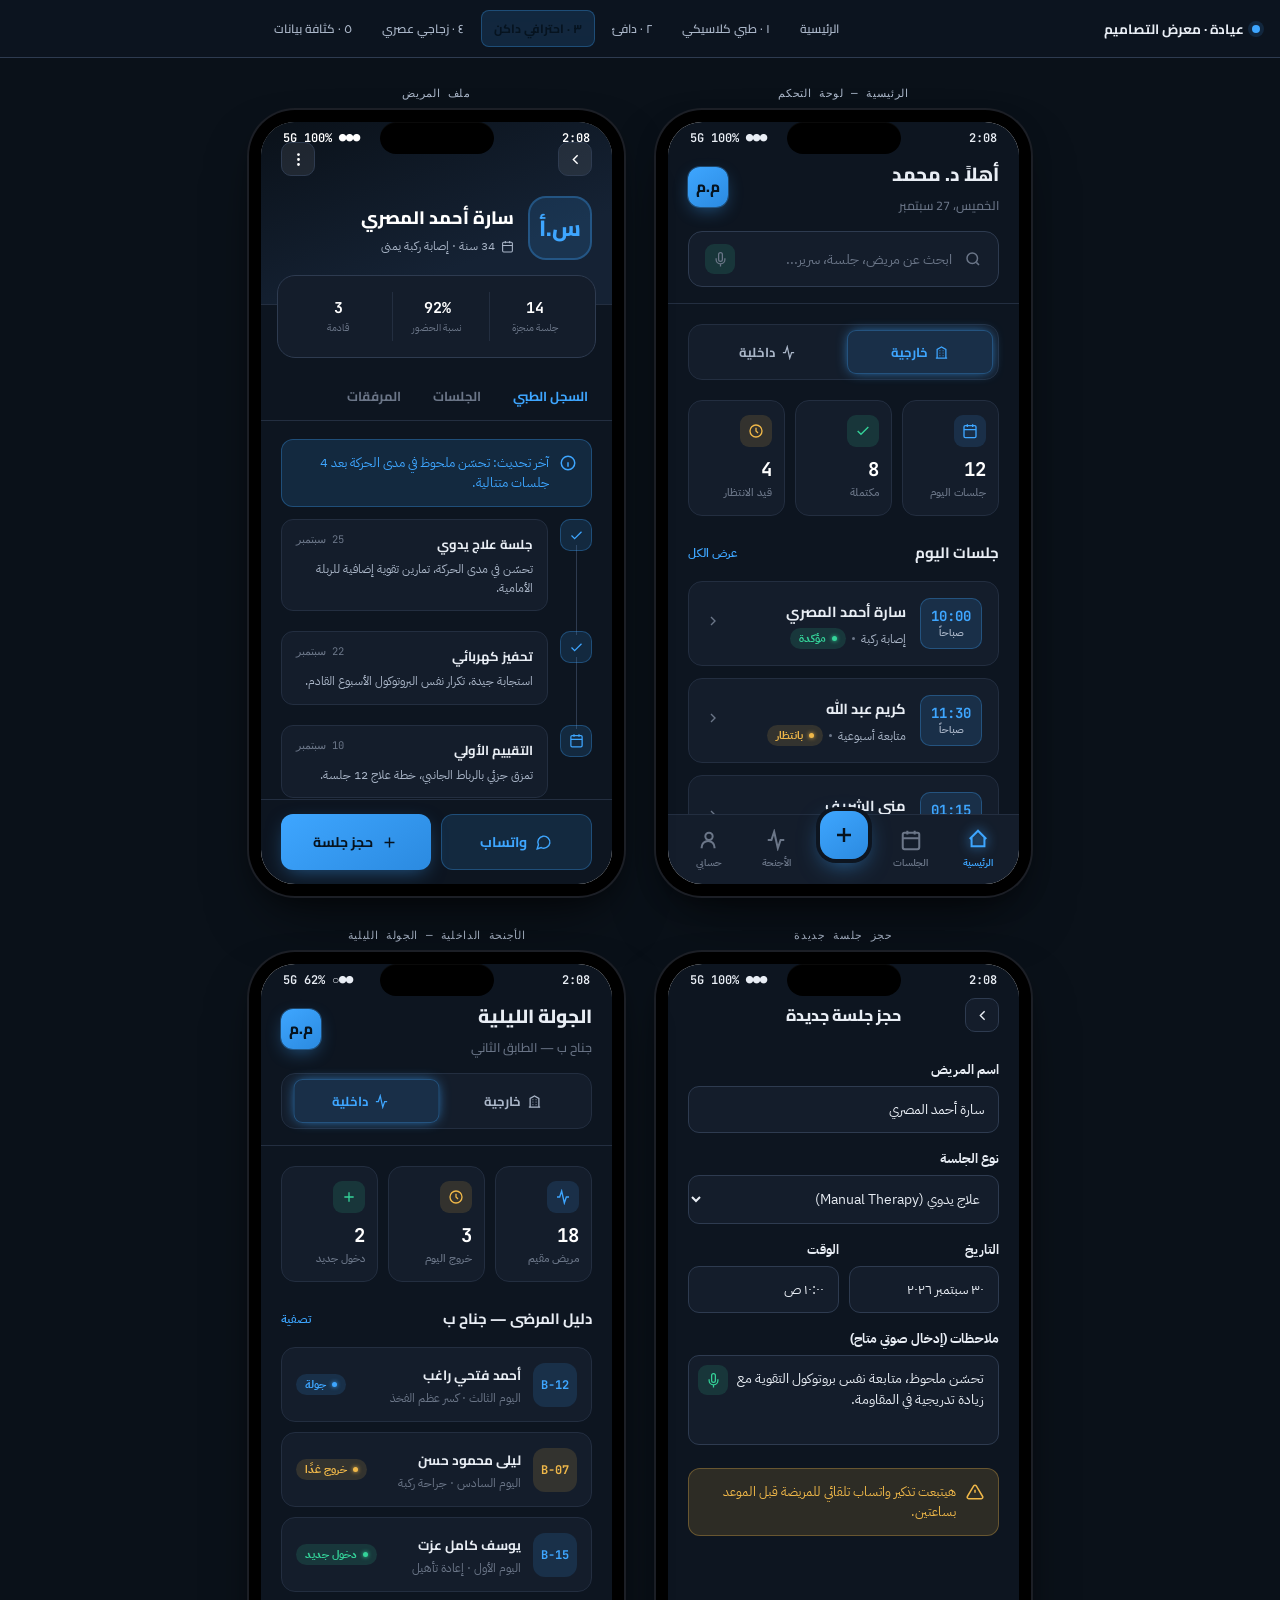
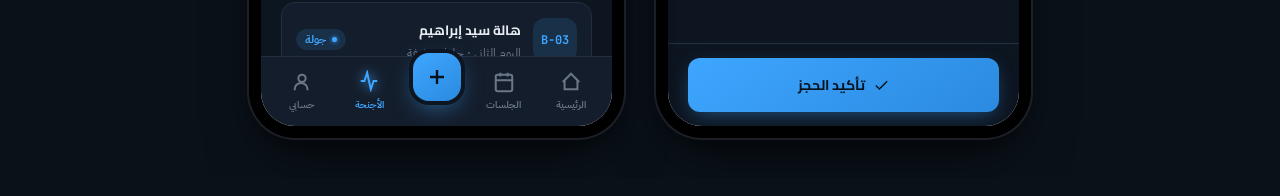
<file: 03-dark-clinical-pro/index.html>
<!DOCTYPE html>
<html lang="ar" dir="rtl" class="design-page">
<head>
<meta charset="UTF-8">
<meta name="viewport" content="width=device-width, initial-scale=1.0">
<title>3 · Dark Clinical Pro — عيادة Design Lab</title>
<link rel="preconnect" href="https://fonts.googleapis.com">
<link rel="preconnect" href="https://fonts.gstatic.com" crossorigin>
<link href="https://fonts.googleapis.com/css2?family=Cairo:wght@500;600;700;800;900&family=IBM+Plex+Sans+Arabic:wght@400;500;600;700&family=JetBrains+Mono:wght@500;600;700&display=swap" rel="stylesheet">
<link rel="stylesheet" href="../shared/frame.css">
<link rel="stylesheet" href="design.css">
<link rel="stylesheet" href="animations.css">
</head>
<body class="showcase-body">

<div class="phone-gallery">

  <div class="phone-slot">
    <span class="screen-label">الرئيسية — لوحة التحكم</span>
    <div class="phone-frame"><div class="notch"></div><div class="phone-screen">
      <div class="app-shell" dir="rtl">
      <div class="app-viewport">
        <div class="dp-statusbar"><span class="status-clock">9:41</span><span>●●● 5G 100%</span></div>
        <div class="dp-topbar">
          <div class="dp-topbar-row">
            <div class="greeting">أهلاً د. محمد<span>الخميس، 27 سبتمبر</span></div>
            <div class="dp-avatar">م.م</div>
          </div>
          <div class="dp-search">
            <svg viewBox="0 0 24 24" fill="none" stroke="currentColor" stroke-width="2"><circle cx="11" cy="11" r="7"/><path d="m20 20-3.5-3.5"/></svg>
            <input type="text" placeholder="ابحث عن مريض، جلسة، سرير...">
            <button class="mic"><svg viewBox="0 0 24 24" fill="none" stroke="currentColor" stroke-width="2"><path d="M12 1a3 3 0 00-3 3v8a3 3 0 006 0V4a3 3 0 00-3-3z"/><path d="M19 10v2a7 7 0 01-14 0v-2M12 19v4"/></svg></button>
          </div>
        </div>
        <div class="dp-content">
          <div class="dp-segment">
            <button class="active"><svg viewBox="0 0 24 24" fill="none" stroke="currentColor" stroke-width="2"><path d="M3 21h18M5 21V7l7-4 7 4v14M9 9h1m4 0h1m-6 4h1m4 0h1m-6 4h1m4 0h1"/></svg>خارجية</button>
            <button><svg viewBox="0 0 24 24" fill="none" stroke="currentColor" stroke-width="2"><path d="M3 12h4l3-9 4 18 3-9h4"/></svg>داخلية</button>
          </div>
          <div class="dp-stats">
            <div class="dp-stat i-blue"><div class="icon"><svg viewBox="0 0 24 24" fill="none" stroke="currentColor" stroke-width="2"><path d="M8 2v4M16 2v4M3 10h18M5 4h14a2 2 0 012 2v14a2 2 0 01-2 2H5a2 2 0 01-2-2V6a2 2 0 012-2z"/></svg></div><div class="num">12</div><div class="lbl">جلسات اليوم</div></div>
            <div class="dp-stat i-mint"><div class="icon"><svg viewBox="0 0 24 24" fill="none" stroke="currentColor" stroke-width="2"><path d="M20 6L9 17l-5-5"/></svg></div><div class="num">8</div><div class="lbl">مكتملة</div></div>
            <div class="dp-stat i-gold"><div class="icon"><svg viewBox="0 0 24 24" fill="none" stroke="currentColor" stroke-width="2"><circle cx="12" cy="12" r="9"/><path d="M12 7v5l3 3"/></svg></div><div class="num">4</div><div class="lbl">قيد الانتظار</div></div>
          </div>
          <div class="dp-section-title"><h3>جلسات اليوم</h3><a href="javascript:void(0)">عرض الكل</a></div>
          <div class="dp-card">
            <div class="time-block"><div class="t">10:00</div><div class="p">صباحاً</div></div>
            <div class="info"><div class="name">سارة أحمد المصري</div><div class="meta">إصابة ركبة <span class="sep"></span> <span class="dp-badge confirmed">مؤكدة</span></div></div>
            <div class="chev"><svg viewBox="0 0 24 24" fill="none" stroke="currentColor" stroke-width="2"><path d="m9 6 6 6-6 6"/></svg></div>
          </div>
          <div class="dp-card">
            <div class="time-block"><div class="t">11:30</div><div class="p">صباحاً</div></div>
            <div class="info"><div class="name">كريم عبد الله</div><div class="meta">متابعة أسبوعية <span class="sep"></span> <span class="dp-badge pending">بانتظار</span></div></div>
            <div class="chev"><svg viewBox="0 0 24 24" fill="none" stroke="currentColor" stroke-width="2"><path d="m9 6 6 6-6 6"/></svg></div>
          </div>
          <div class="dp-card">
            <div class="time-block"><div class="t">01:15</div><div class="p">ظهراً</div></div>
            <div class="info"><div class="name">منى الشريف</div><div class="meta">جلسة أولى <span class="sep"></span> <span class="dp-badge session">تقييم</span></div></div>
            <div class="chev"><svg viewBox="0 0 24 24" fill="none" stroke="currentColor" stroke-width="2"><path d="m9 6 6 6-6 6"/></svg></div>
          </div>
          <div class="dp-section-title" style="margin-top:8px;"><h3>إجراءات سريعة</h3></div>
          <div class="dp-quick">
            <a href="javascript:void(0)" class="dp-quick-item"><div class="ic"><svg viewBox="0 0 24 24" fill="none" stroke="currentColor" stroke-width="2"><path d="M12 5v14M5 12h14"/></svg></div><span>مريض جديد</span></a>
            <a href="javascript:void(0)" class="dp-quick-item"><div class="ic"><svg viewBox="0 0 24 24" fill="none" stroke="currentColor" stroke-width="2"><rect x="3" y="4" width="18" height="18" rx="2"/><path d="M16 2v4M8 2v4M3 10h18"/></svg></div><span>حجز جلسة</span></a>
            <a href="javascript:void(0)" class="dp-quick-item"><div class="ic"><svg viewBox="0 0 24 24" fill="none" stroke="currentColor" stroke-width="2"><path d="M14 2H6a2 2 0 00-2 2v16a2 2 0 002 2h12a2 2 0 002-2V8z"/><path d="M14 2v6h6M9 15h6M9 11h6"/></svg></div><span>تقرير</span></a>
            <a href="javascript:void(0)" class="dp-quick-item"><div class="ic"><svg viewBox="0 0 24 24" fill="none" stroke="currentColor" stroke-width="2"><path d="M3 5h18M3 12h18M3 19h18"/></svg></div><span>الأرشيف</span></a>
          </div>
        </div>
      </div>
        <nav class="dp-bottomnav">
          <a href="javascript:void(0)" class="dp-navitem active"><svg viewBox="0 0 24 24" fill="none" stroke="currentColor" stroke-width="2.2"><path d="M3 12l9-9 9 9M5 10v10h14V10"/></svg><span>الرئيسية</span></a>
          <a href="javascript:void(0)" class="dp-navitem"><svg viewBox="0 0 24 24" fill="none" stroke="currentColor" stroke-width="2.2"><rect x="3" y="4" width="18" height="18" rx="2"/><path d="M16 2v4M8 2v4M3 10h18"/></svg><span>الجلسات</span></a>
          <a href="javascript:void(0)" class="dp-navitem"><div class="fab"><svg viewBox="0 0 24 24" fill="none" stroke="currentColor" stroke-width="2.4"><path d="M12 5v14M5 12h14"/></svg></div></a>
          <a href="javascript:void(0)" class="dp-navitem"><svg viewBox="0 0 24 24" fill="none" stroke="currentColor" stroke-width="2.2"><path d="M3 12h4l3-9 4 18 3-9h4"/></svg><span>الأجنحة</span></a>
          <a href="javascript:void(0)" class="dp-navitem"><svg viewBox="0 0 24 24" fill="none" stroke="currentColor" stroke-width="2.2"><circle cx="12" cy="8" r="4"/><path d="M4 21v-1a7 7 0 0114 0v1"/></svg><span>حسابي</span></a>
        </nav>
      </div>
    </div></div>
  </div>

  <div class="phone-slot">
    <span class="screen-label">ملف المريض</span>
    <div class="phone-frame"><div class="notch"></div><div class="phone-screen">
      <div class="app-shell" dir="rtl">
      <div class="dp-statusbar" style="background:transparent;position:absolute;top:0;left:0;right:0;z-index:10;color:#fff;"><span class="status-clock">9:41</span><span>●●● 5G 100%</span></div>
      <div class="app-viewport">
        <div class="dp-profile-hero">
          <div class="back-row">
            <button class="icon-btn"><svg viewBox="0 0 24 24" fill="none" stroke="currentColor" stroke-width="2"><path d="m15 18-6-6 6-6"/></svg></button>
            <button class="icon-btn"><svg viewBox="0 0 24 24" fill="none" stroke="currentColor" stroke-width="2"><circle cx="12" cy="12" r="1"/><circle cx="12" cy="5" r="1"/><circle cx="12" cy="19" r="1"/></svg></button>
          </div>
          <div class="dp-profile-main">
            <div class="avatar">س.أ</div>
            <div><div class="name">سارة أحمد المصري</div><div class="sub"><svg width="13" height="13" viewBox="0 0 24 24" fill="none" stroke="currentColor" stroke-width="2"><rect x="3" y="4" width="18" height="18" rx="2"/><path d="M16 2v4M8 2v4M3 10h18"/></svg> 34 سنة · إصابة ركبة يمنى</div></div>
          </div>
        </div>
        <div class="dp-profile-card">
          <div class="item"><div class="v">14</div><div class="l">جلسة منجزة</div></div>
          <div class="item"><div class="v">92%</div><div class="l">نسبة الحضور</div></div>
          <div class="item"><div class="v">3</div><div class="l">قادمة</div></div>
        </div>
        <div class="dp-tablist">
          <button class="active" data-panel="record">السجل الطبي</button>
          <button data-panel="sessions">الجلسات</button>
          <button data-panel="files">المرفقات</button>
        </div>
        <div class="dp-content" style="padding-top:18px;">
          <div class="dp-panel" data-panel="record">
            <div class="dp-alert info">
              <svg viewBox="0 0 24 24" fill="none" stroke="currentColor" stroke-width="2"><circle cx="12" cy="12" r="9"/><path d="M12 8h.01M11 12h1v4h1"/></svg>
              آخر تحديث: تحسّن ملحوظ في مدى الحركة بعد 4 جلسات متتالية.
            </div>
            <div class="dp-timeline-item">
              <div class="dot"><svg viewBox="0 0 24 24" fill="none" stroke="currentColor" stroke-width="2"><path d="M20 6L9 17l-5-5"/></svg></div>
              <div class="body"><div class="row"><span class="ttl">جلسة علاج يدوي</span><span class="dt">25 سبتمبر</span></div><p>تحسّن في مدى الحركة، تمارين تقوية إضافية للربلة الأمامية.</p></div>
            </div>
            <div class="dp-timeline-item">
              <div class="dot"><svg viewBox="0 0 24 24" fill="none" stroke="currentColor" stroke-width="2"><path d="M20 6L9 17l-5-5"/></svg></div>
              <div class="body"><div class="row"><span class="ttl">تحفيز كهربائي</span><span class="dt">22 سبتمبر</span></div><p>استجابة جيدة، تكرار نفس البروتوكول الأسبوع القادم.</p></div>
            </div>
            <div class="dp-timeline-item">
              <div class="dot"><svg viewBox="0 0 24 24" fill="none" stroke="currentColor" stroke-width="2"><rect x="3" y="4" width="18" height="18" rx="2"/><path d="M16 2v4M8 2v4M3 10h18"/></svg></div>
              <div class="body"><div class="row"><span class="ttl">التقييم الأولي</span><span class="dt">10 سبتمبر</span></div><p>تمزق جزئي بالرباط الجانبي، خطة علاج 12 جلسة.</p></div>
            </div>
          </div>

          <div class="dp-panel" data-panel="sessions" hidden>
            <div class="dp-card">
              <div class="time-block"><div class="t">30/09</div><div class="p">قادمة</div></div>
              <div class="info"><div class="name">جلسة متابعة أسبوعية</div><div class="meta">علاج يدوي <span class="sep"></span> <span class="dp-badge pending">لم تبدأ</span></div></div>
              <div class="chev"><svg viewBox="0 0 24 24" fill="none" stroke="currentColor" stroke-width="2"><path d="m9 6 6 6-6 6"/></svg></div>
            </div>
            <div class="dp-card">
              <div class="time-block"><div class="t">25/09</div><div class="p">منجزة</div></div>
              <div class="info"><div class="name">جلسة علاج يدوي</div><div class="meta">45 دقيقة <span class="sep"></span> <span class="dp-badge confirmed">مكتملة</span></div></div>
              <div class="chev"><svg viewBox="0 0 24 24" fill="none" stroke="currentColor" stroke-width="2"><path d="m9 6 6 6-6 6"/></svg></div>
            </div>
            <div class="dp-card">
              <div class="time-block"><div class="t">22/09</div><div class="p">منجزة</div></div>
              <div class="info"><div class="name">تحفيز كهربائي</div><div class="meta">30 دقيقة <span class="sep"></span> <span class="dp-badge confirmed">مكتملة</span></div></div>
              <div class="chev"><svg viewBox="0 0 24 24" fill="none" stroke="currentColor" stroke-width="2"><path d="m9 6 6 6-6 6"/></svg></div>
            </div>
          </div>

          <div class="dp-panel" data-panel="files" hidden>
            <div class="dp-card">
              <div class="time-block"><div class="t"><svg width="18" height="18" viewBox="0 0 24 24" fill="none" stroke="currentColor" stroke-width="2"><path d="M14 2H6a2 2 0 00-2 2v16a2 2 0 002 2h12a2 2 0 002-2V8z"/><path d="M14 2v6h6"/></svg></div></div>
              <div class="info"><div class="name">تقرير الأشعة — ركبة يمنى.pdf</div><div class="meta">1.2 MB <span class="sep"></span> 10 سبتمبر</div></div>
              <div class="chev"><svg viewBox="0 0 24 24" fill="none" stroke="currentColor" stroke-width="2"><path d="m9 6 6 6-6 6"/></svg></div>
            </div>
            <div class="dp-card">
              <div class="time-block"><div class="t"><svg width="18" height="18" viewBox="0 0 24 24" fill="none" stroke="currentColor" stroke-width="2"><path d="M14 2H6a2 2 0 00-2 2v16a2 2 0 002 2h12a2 2 0 002-2V8z"/><path d="M14 2v6h6"/></svg></div></div>
              <div class="info"><div class="name">خطة العلاج المقترحة.pdf</div><div class="meta">640 KB <span class="sep"></span> 10 سبتمبر</div></div>
              <div class="chev"><svg viewBox="0 0 24 24" fill="none" stroke="currentColor" stroke-width="2"><path d="m9 6 6 6-6 6"/></svg></div>
            </div>
          </div>
        </div>
      </div>
        <div style="padding:14px 20px calc(env(safe-area-inset-bottom,0px) + 14px);border-top:1px solid var(--dp-line);display:flex;gap:10px;flex-shrink:0;background:var(--dp-bg);">
          <button class="dp-btn secondary"><svg viewBox="0 0 24 24" fill="none" stroke="currentColor" stroke-width="2"><path d="M3 21l1.9-5.7a8.5 8.5 0 113.8 3.8z"/></svg>واتساب</button>
          <button class="dp-btn primary"><svg viewBox="0 0 24 24" fill="none" stroke="currentColor" stroke-width="2"><path d="M12 5v14M5 12h14"/></svg>حجز جلسة</button>
        </div>
      </div>
    </div></div>
  </div>

  <div class="phone-slot">
    <span class="screen-label">حجز جلسة جديدة</span>
    <div class="phone-frame"><div class="notch"></div><div class="phone-screen">
      <div class="app-shell" dir="rtl">
      <div class="app-viewport">
        <div class="dp-statusbar"><span class="status-clock">9:41</span><span>●●● 5G 100%</span></div>
        <div class="dp-topbar" style="border-bottom:none;padding-bottom:8px;">
          <div class="dp-topbar-row" style="margin-bottom:0;">
            <button class="icon-btn" style="background:var(--dp-surface);color:var(--dp-ink);width:34px;height:34px;border-radius:10px;border:1px solid var(--dp-line-strong);display:flex;align-items:center;justify-content:center;"><svg width="17" height="17" viewBox="0 0 24 24" fill="none" stroke="currentColor" stroke-width="2"><path d="m15 18-6-6 6-6"/></svg></button>
            <div class="greeting" style="font-size:16px;">حجز جلسة جديدة</div>
            <div style="width:34px;"></div>
          </div>
        </div>
        <div class="dp-content" style="padding-top:20px;">
          <div class="dp-field"><label>اسم المريض</label><input type="text" value="سارة أحمد المصري" readonly></div>
          <div class="dp-field">
            <label>نوع الجلسة</label>
            <select><option>علاج يدوي (Manual Therapy)</option><option>تحفيز كهربائي</option><option>تمارين تقوية</option></select>
          </div>
          <div style="display:flex;gap:10px;">
            <div class="dp-field" style="flex:1;"><label>التاريخ</label><input type="text" value="٣٠ سبتمبر ٢٠٢٦"></div>
            <div class="dp-field" style="flex:1;"><label>الوقت</label><input type="text" value="١٠:٠٠ ص"></div>
          </div>
          <div class="dp-field">
            <label>ملاحظات (إدخال صوتي متاح)</label>
            <div class="voice-input">
              <textarea placeholder="اكتب أو سجّل ملاحظاتك...">تحسّن ملحوظ، متابعة نفس بروتوكول التقوية مع زيادة تدريجية في المقاومة.</textarea>
              <button class="mic-btn"><svg viewBox="0 0 24 24" fill="none" stroke="currentColor" stroke-width="2"><path d="M12 1a3 3 0 00-3 3v8a3 3 0 006 0V4a3 3 0 00-3-3z"/><path d="M19 10v2a7 7 0 01-14 0v-2M12 19v4"/></svg></button>
            </div>
          </div>
          <div class="dp-alert warn">
            <svg viewBox="0 0 24 24" fill="none" stroke="currentColor" stroke-width="2"><path d="M10.29 3.86L1.82 18a2 2 0 001.71 3h16.94a2 2 0 001.71-3L13.71 3.86a2 2 0 00-3.42 0z"/><path d="M12 9v4M12 17h.01"/></svg>
            هيتبعت تذكير واتساب تلقائي للمريضة قبل الموعد بساعتين.
          </div>
        </div>
      </div>
        <div style="padding:14px 20px calc(env(safe-area-inset-bottom,0px) + 14px);border-top:1px solid var(--dp-line);flex-shrink:0;background:var(--dp-bg);">
          <button class="dp-btn primary"><svg viewBox="0 0 24 24" fill="none" stroke="currentColor" stroke-width="2"><path d="M20 6L9 17l-5-5"/></svg>تأكيد الحجز</button>
        </div>
      </div>
    </div></div>
  </div>

  <div class="phone-slot">
    <span class="screen-label">الأجنحة الداخلية — الجولة الليلية</span>
    <div class="phone-frame"><div class="notch"></div><div class="phone-screen">
      <div class="app-shell" dir="rtl">
      <div class="app-viewport">
        <div class="dp-statusbar"><span class="status-clock">11:52</span><span>●●○ 5G 62%</span></div>
        <div class="dp-topbar">
          <div class="dp-topbar-row">
            <div class="greeting">الجولة الليلية<span>جناح ب — الطابق الثاني</span></div>
            <div class="dp-avatar">م.م</div>
          </div>
          <div class="dp-segment" style="margin-bottom:0;">
            <button><svg viewBox="0 0 24 24" fill="none" stroke="currentColor" stroke-width="2"><path d="M3 21h18M5 21V7l7-4 7 4v14M9 9h1m4 0h1m-6 4h1m4 0h1m-6 4h1m4 0h1"/></svg>خارجية</button>
            <button class="active"><svg viewBox="0 0 24 24" fill="none" stroke="currentColor" stroke-width="2"><path d="M3 12h4l3-9 4 18 3-9h4"/></svg>داخلية</button>
          </div>
        </div>
        <div class="dp-content">
          <div class="dp-stats">
            <div class="dp-stat i-blue"><div class="icon"><svg viewBox="0 0 24 24" fill="none" stroke="currentColor" stroke-width="2"><path d="M3 12h4l3-9 4 18 3-9h4"/></svg></div><div class="num">18</div><div class="lbl">مريض مقيم</div></div>
            <div class="dp-stat i-gold"><div class="icon"><svg viewBox="0 0 24 24" fill="none" stroke="currentColor" stroke-width="2"><circle cx="12" cy="12" r="9"/><path d="M12 7v5l3 3"/></svg></div><div class="num">3</div><div class="lbl">خروج اليوم</div></div>
            <div class="dp-stat i-mint"><div class="icon"><svg viewBox="0 0 24 24" fill="none" stroke="currentColor" stroke-width="2"><path d="M12 5v14M5 12h14"/></svg></div><div class="num">2</div><div class="lbl">دخول جديد</div></div>
          </div>
          <div class="dp-section-title"><h3>دليل المرضى — جناح ب</h3><a href="javascript:void(0)">تصفية</a></div>
          <div class="dp-ward-card"><div class="bed">B-12</div><div class="info"><div class="name">أحمد فتحي راغب</div><div class="meta">اليوم الثالث · كسر عظم الفخذ</div></div><span class="dp-badge session">جولة</span></div>
          <div class="dp-ward-card discharge-soon"><div class="bed">B-07</div><div class="info"><div class="name">ليلى محمود حسن</div><div class="meta">اليوم السادس · جراحة ركبة</div></div><span class="dp-badge pending">خروج غدًا</span></div>
          <div class="dp-ward-card"><div class="bed">B-15</div><div class="info"><div class="name">يوسف كامل عزت</div><div class="meta">اليوم الأول · إعادة تأهيل</div></div><span class="dp-badge confirmed">دخول جديد</span></div>
          <div class="dp-ward-card"><div class="bed">B-03</div><div class="info"><div class="name">هالة سيد إبراهيم</div><div class="meta">اليوم الثاني · جلطة خفيفة</div></div><span class="dp-badge session">جولة</span></div>
        </div>
      </div>
        <nav class="dp-bottomnav">
          <a href="javascript:void(0)" class="dp-navitem"><svg viewBox="0 0 24 24" fill="none" stroke="currentColor" stroke-width="2.2"><path d="M3 12l9-9 9 9M5 10v10h14V10"/></svg><span>الرئيسية</span></a>
          <a href="javascript:void(0)" class="dp-navitem"><svg viewBox="0 0 24 24" fill="none" stroke="currentColor" stroke-width="2.2"><rect x="3" y="4" width="18" height="18" rx="2"/><path d="M16 2v4M8 2v4M3 10h18"/></svg><span>الجلسات</span></a>
          <a href="javascript:void(0)" class="dp-navitem"><div class="fab"><svg viewBox="0 0 24 24" fill="none" stroke="currentColor" stroke-width="2.4"><path d="M12 5v14M5 12h14"/></svg></div></a>
          <a href="javascript:void(0)" class="dp-navitem active"><svg viewBox="0 0 24 24" fill="none" stroke="currentColor" stroke-width="2.2"><path d="M3 12h4l3-9 4 18 3-9h4"/></svg><span>الأجنحة</span></a>
          <a href="javascript:void(0)" class="dp-navitem"><svg viewBox="0 0 24 24" fill="none" stroke="currentColor" stroke-width="2.2"><circle cx="12" cy="8" r="4"/><path d="M4 21v-1a7 7 0 0114 0v1"/></svg><span>حسابي</span></a>
        </nav>
      </div>
    </div></div>
  </div>

</div>

<script src="../shared/navbar.js"></script>
<script src="../shared/frame.js"></script>
<script src="animations.js"></script>
<script>renderShowcaseNav('dark-clinical-pro', false);</script>
</body>
</html>
</file>
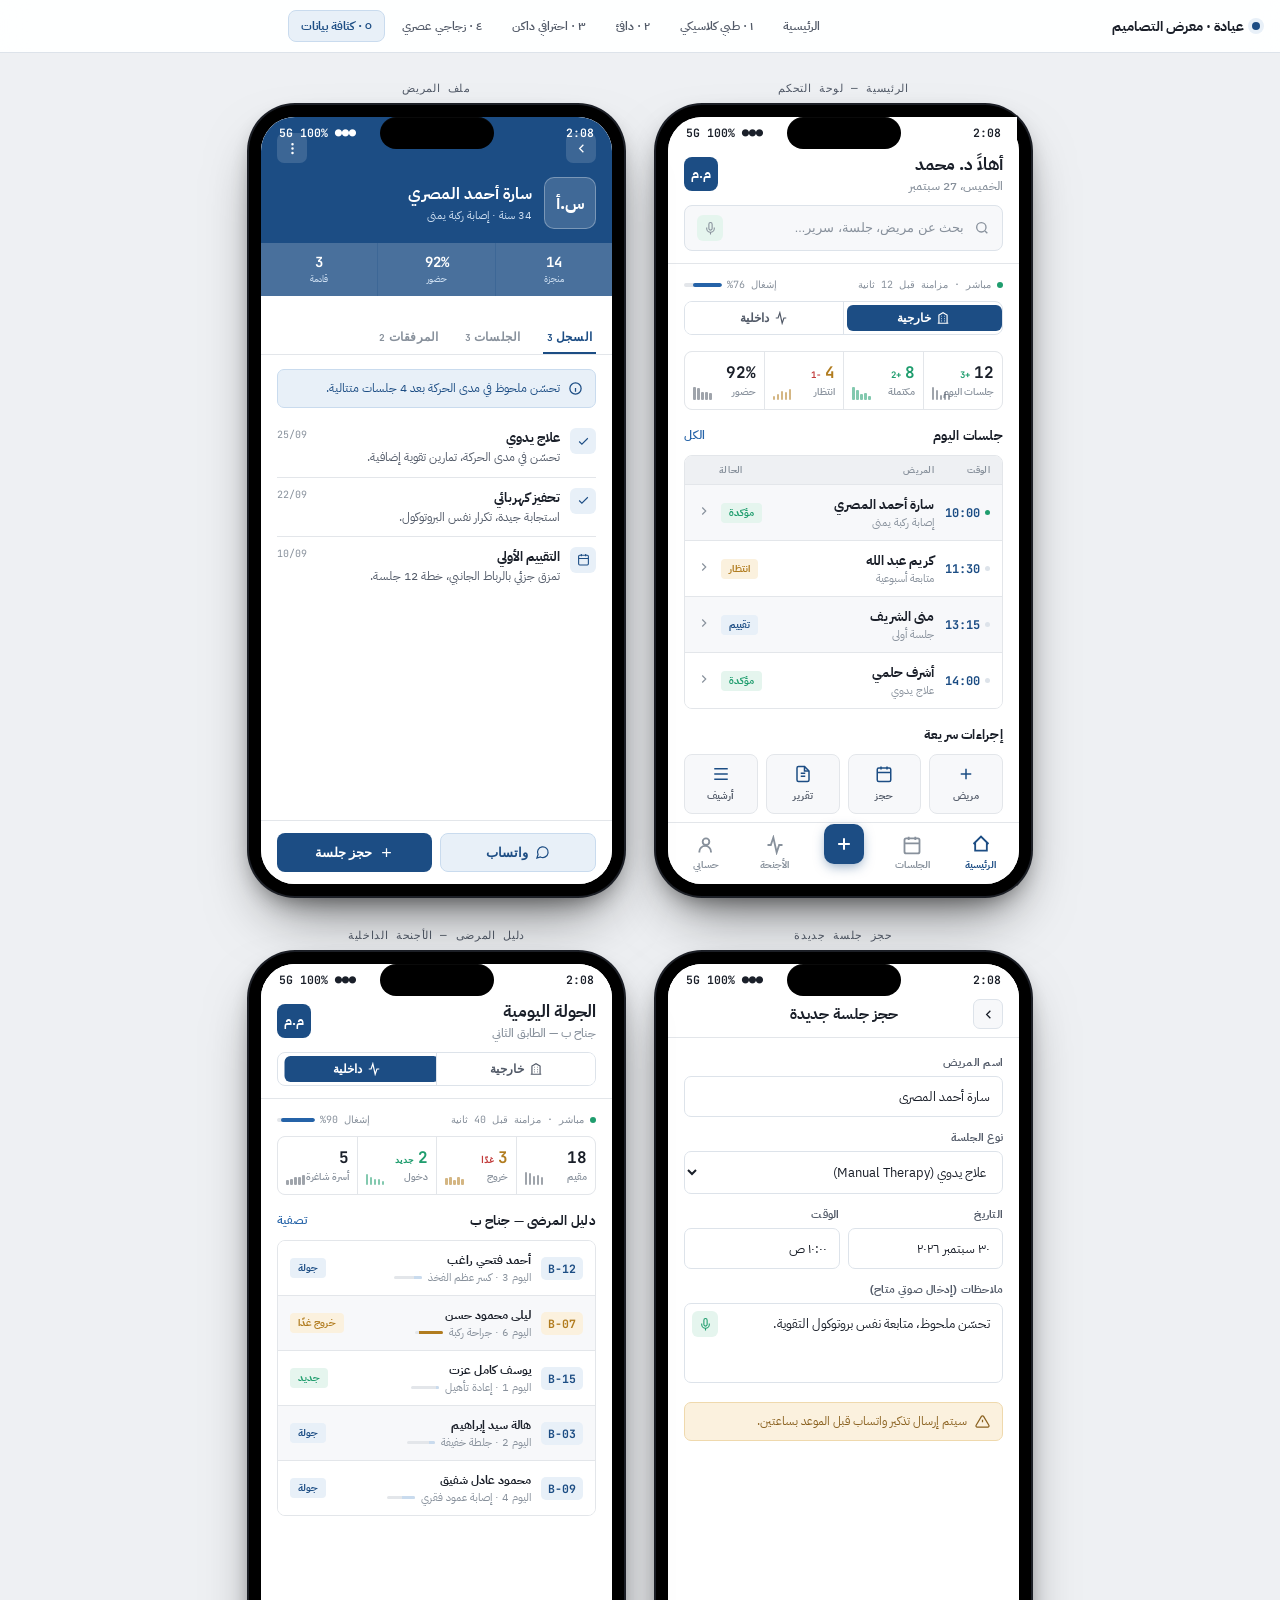
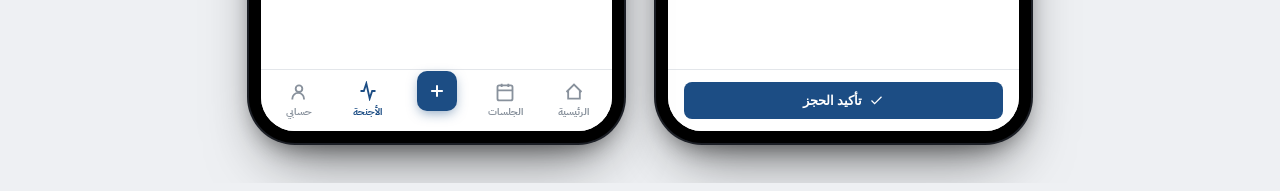
<file: 04-structured-enterprise/index.html>
<!DOCTYPE html>
<html lang="ar" dir="rtl" class="design-page">
<head>
<meta charset="UTF-8">
<meta name="viewport" content="width=device-width, initial-scale=1.0">
<title>5 · Structured Data Enterprise — عيادة Design Lab</title>
<link rel="preconnect" href="https://fonts.googleapis.com">
<link rel="preconnect" href="https://fonts.gstatic.com" crossorigin>
<link href="https://fonts.googleapis.com/css2?family=IBM+Plex+Sans+Arabic:wght@400;500;600;700&family=JetBrains+Mono:wght@500;600;700&display=swap" rel="stylesheet">
<link rel="stylesheet" href="../shared/frame.css">
<link rel="stylesheet" href="design.css">
<link rel="stylesheet" href="animations.css">
</head>
<body class="showcase-body">

<div class="phone-gallery">

  <div class="phone-slot">
    <span class="screen-label">الرئيسية — لوحة التحكم</span>
    <div class="phone-frame"><div class="notch"></div><div class="phone-screen">
      <div class="app-shell" dir="rtl">
      <div class="app-viewport">
        <div class="se-statusbar"><span class="status-clock">9:41</span><span>●●● 5G 100%</span></div>
        <div class="se-topbar">
          <div class="se-topbar-row">
            <div class="greeting">أهلاً د. محمد<span>الخميس، 27 سبتمبر</span></div>
            <div class="se-avatar">م.م</div>
          </div>
          <div class="se-search">
            <svg viewBox="0 0 24 24" fill="none" stroke="currentColor" stroke-width="2"><circle cx="11" cy="11" r="7"/><path d="m20 20-3.5-3.5"/></svg>
            <input type="text" placeholder="بحث عن مريض، جلسة، سرير...">
            <button class="mic"><svg viewBox="0 0 24 24" fill="none" stroke="currentColor" stroke-width="2"><path d="M12 1a3 3 0 00-3 3v8a3 3 0 006 0V4a3 3 0 00-3-3z"/><path d="M19 10v2a7 7 0 01-14 0v-2M12 19v4"/></svg></button>
          </div>
        </div>
        <div class="se-content">
          <div class="se-sync-strip">
            <span class="live-dot"></span><span>مباشر · مزامنة قبل 12 ثانية</span>
            <span class="occupancy"><span>إشغال 76%</span><span class="bar"><span style="width:76%;"></span></span></span>
          </div>
          <div class="se-segment">
            <button class="active"><svg viewBox="0 0 24 24" fill="none" stroke="currentColor" stroke-width="2"><path d="M3 21h18M5 21V7l7-4 7 4v14M9 9h1m4 0h1m-6 4h1m4 0h1m-6 4h1m4 0h1"/></svg>خارجية</button>
            <button><svg viewBox="0 0 24 24" fill="none" stroke="currentColor" stroke-width="2"><path d="M3 12h4l3-9 4 18 3-9h4"/></svg>داخلية</button>
          </div>
          <div class="se-stats">
            <div class="se-stat"><div class="num-row"><span class="num">12</span><span class="delta pos">+3</span></div><div class="lbl">جلسات اليوم</div><div class="spark"><span style="height:40%;"></span><span style="height:55%;"></span><span style="height:35%;"></span><span style="height:70%;"></span><span style="height:90%;"></span></div></div>
            <div class="se-stat up"><div class="num-row"><span class="num">8</span><span class="delta pos">+2</span></div><div class="lbl">مكتملة</div><div class="spark"><span style="height:30%;"></span><span style="height:50%;"></span><span style="height:45%;"></span><span style="height:75%;"></span><span style="height:95%;"></span></div></div>
            <div class="se-stat warn"><div class="num-row"><span class="num">4</span><span class="delta neg">-1</span></div><div class="lbl">انتظار</div><div class="spark"><span style="height:80%;"></span><span style="height:60%;"></span><span style="height:65%;"></span><span style="height:40%;"></span><span style="height:30%;"></span></div></div>
            <div class="se-stat"><div class="num-row"><span class="num">92%</span></div><div class="lbl">حضور</div><div class="spark"><span style="height:50%;"></span><span style="height:60%;"></span><span style="height:55%;"></span><span style="height:85%;"></span><span style="height:92%;"></span></div></div>
          </div>
          <div class="se-section-title"><h3>جلسات اليوم</h3><a href="javascript:void(0)">الكل</a></div>
          <div class="se-table">
            <div class="se-table-head"><span class="th-time">الوقت</span><span class="th-info">المريض</span><span class="th-status">الحالة</span></div>
            <div class="se-row is-live"><div class="time"><span class="tick"></span>10:00</div><div class="info"><div class="name">سارة أحمد المصري</div><div class="sub">إصابة ركبة يمنى</div></div><span class="se-badge confirmed">مؤكدة</span><div class="chev"><svg viewBox="0 0 24 24" fill="none" stroke="currentColor" stroke-width="2"><path d="m9 6 6 6-6 6"/></svg></div></div>
            <div class="se-row"><div class="time"><span class="tick"></span>11:30</div><div class="info"><div class="name">كريم عبد الله</div><div class="sub">متابعة أسبوعية</div></div><span class="se-badge pending">انتظار</span><div class="chev"><svg viewBox="0 0 24 24" fill="none" stroke="currentColor" stroke-width="2"><path d="m9 6 6 6-6 6"/></svg></div></div>
            <div class="se-row"><div class="time"><span class="tick"></span>13:15</div><div class="info"><div class="name">منى الشريف</div><div class="sub">جلسة أولى</div></div><span class="se-badge session">تقييم</span><div class="chev"><svg viewBox="0 0 24 24" fill="none" stroke="currentColor" stroke-width="2"><path d="m9 6 6 6-6 6"/></svg></div></div>
            <div class="se-row"><div class="time"><span class="tick"></span>14:00</div><div class="info"><div class="name">أشرف حلمي</div><div class="sub">علاج يدوي</div></div><span class="se-badge confirmed">مؤكدة</span><div class="chev"><svg viewBox="0 0 24 24" fill="none" stroke="currentColor" stroke-width="2"><path d="m9 6 6 6-6 6"/></svg></div></div>
          </div>
          <div class="se-section-title"><h3>إجراءات سريعة</h3></div>
          <div class="se-quick">
            <a href="javascript:void(0)" class="se-quick-item"><svg viewBox="0 0 24 24" fill="none" stroke="currentColor" stroke-width="2"><path d="M12 5v14M5 12h14"/></svg><span>مريض</span></a>
            <a href="javascript:void(0)" class="se-quick-item"><svg viewBox="0 0 24 24" fill="none" stroke="currentColor" stroke-width="2"><rect x="3" y="4" width="18" height="18" rx="2"/><path d="M16 2v4M8 2v4M3 10h18"/></svg><span>حجز</span></a>
            <a href="javascript:void(0)" class="se-quick-item"><svg viewBox="0 0 24 24" fill="none" stroke="currentColor" stroke-width="2"><path d="M14 2H6a2 2 0 00-2 2v16a2 2 0 002 2h12a2 2 0 002-2V8z"/><path d="M14 2v6h6M9 15h6M9 11h6"/></svg><span>تقرير</span></a>
            <a href="javascript:void(0)" class="se-quick-item"><svg viewBox="0 0 24 24" fill="none" stroke="currentColor" stroke-width="2"><path d="M3 5h18M3 12h18M3 19h18"/></svg><span>أرشيف</span></a>
          </div>
        </div>
      </div>
        <nav class="se-bottomnav">
          <a href="javascript:void(0)" class="se-navitem active"><svg viewBox="0 0 24 24" fill="none" stroke="currentColor" stroke-width="2.2"><path d="M3 12l9-9 9 9M5 10v10h14V10"/></svg><span>الرئيسية</span></a>
          <a href="javascript:void(0)" class="se-navitem"><svg viewBox="0 0 24 24" fill="none" stroke="currentColor" stroke-width="2.2"><rect x="3" y="4" width="18" height="18" rx="2"/><path d="M16 2v4M8 2v4M3 10h18"/></svg><span>الجلسات</span></a>
          <a href="javascript:void(0)" class="se-navitem"><div class="fab"><svg viewBox="0 0 24 24" fill="none" stroke="currentColor" stroke-width="2.4"><path d="M12 5v14M5 12h14"/></svg></div></a>
          <a href="javascript:void(0)" class="se-navitem"><svg viewBox="0 0 24 24" fill="none" stroke="currentColor" stroke-width="2.2"><path d="M3 12h4l3-9 4 18 3-9h4"/></svg><span>الأجنحة</span></a>
          <a href="javascript:void(0)" class="se-navitem"><svg viewBox="0 0 24 24" fill="none" stroke="currentColor" stroke-width="2.2"><circle cx="12" cy="8" r="4"/><path d="M4 21v-1a7 7 0 0114 0v1"/></svg><span>حسابي</span></a>
        </nav>
      </div>
    </div></div>
  </div>

  <div class="phone-slot">
    <span class="screen-label">ملف المريض</span>
    <div class="phone-frame"><div class="notch"></div><div class="phone-screen">
      <div class="app-shell" dir="rtl">
      <div class="se-statusbar" style="background:transparent;position:absolute;top:0;left:0;right:0;z-index:10;color:#fff;"><span class="status-clock">9:41</span><span>●●● 5G 100%</span></div>
      <div class="app-viewport">
        <div class="se-profile-hero">
          <div class="back-row">
            <button class="icon-btn"><svg viewBox="0 0 24 24" fill="none" stroke="currentColor" stroke-width="2"><path d="m15 18-6-6 6-6"/></svg></button>
            <button class="icon-btn"><svg viewBox="0 0 24 24" fill="none" stroke="currentColor" stroke-width="2"><circle cx="12" cy="12" r="1"/><circle cx="12" cy="5" r="1"/><circle cx="12" cy="19" r="1"/></svg></button>
          </div>
          <div class="se-profile-main">
            <div class="avatar">س.أ</div>
            <div><div class="name">سارة أحمد المصري</div><div class="sub">34 سنة · إصابة ركبة يمنى</div></div>
          </div>
          <div class="se-profile-stats">
            <div class="item"><div class="v">14</div><div class="l">منجزة</div></div>
            <div class="item"><div class="v">92%</div><div class="l">حضور</div></div>
            <div class="item"><div class="v">3</div><div class="l">قادمة</div></div>
          </div>
        </div>
        <div class="se-tablist">
          <button class="active" data-panel="record">السجل<span class="count">3</span></button>
          <button data-panel="sessions">الجلسات<span class="count">3</span></button>
          <button data-panel="files">المرفقات<span class="count">2</span></button>
        </div>
        <div class="se-content" style="padding-top:14px;">
          <div class="se-panel" data-panel="record">
          <div class="se-alert info">
            <svg viewBox="0 0 24 24" fill="none" stroke="currentColor" stroke-width="2"><circle cx="12" cy="12" r="9"/><path d="M12 8h.01M11 12h1v4h1"/></svg>
            تحسّن ملحوظ في مدى الحركة بعد 4 جلسات متتالية.
          </div>
          <div class="se-log-row">
            <div class="icon"><svg viewBox="0 0 24 24" fill="none" stroke="currentColor" stroke-width="2"><path d="M20 6L9 17l-5-5"/></svg></div>
            <div class="body"><div class="row"><span class="ttl">علاج يدوي</span><span class="dt">25/09</span></div><p>تحسّن في مدى الحركة، تمارين تقوية إضافية.</p></div>
          </div>
          <div class="se-log-row">
            <div class="icon"><svg viewBox="0 0 24 24" fill="none" stroke="currentColor" stroke-width="2"><path d="M20 6L9 17l-5-5"/></svg></div>
            <div class="body"><div class="row"><span class="ttl">تحفيز كهربائي</span><span class="dt">22/09</span></div><p>استجابة جيدة، تكرار نفس البروتوكول.</p></div>
          </div>
          <div class="se-log-row">
            <div class="icon"><svg viewBox="0 0 24 24" fill="none" stroke="currentColor" stroke-width="2"><rect x="3" y="4" width="18" height="18" rx="2"/><path d="M16 2v4M8 2v4M3 10h18"/></svg></div>
            <div class="body"><div class="row"><span class="ttl">التقييم الأولي</span><span class="dt">10/09</span></div><p>تمزق جزئي بالرباط الجانبي، خطة 12 جلسة.</p></div>
          </div>
          </div>
          <div class="se-panel" data-panel="sessions" hidden>
          <div class="se-table">
            <div class="se-table-head"><span class="th-time">التاريخ</span><span class="th-info">الجلسة</span><span class="th-status">الحالة</span></div>
            <div class="se-row"><div class="time"><span class="tick"></span>30/09</div><div class="info"><div class="name">علاج يدوي</div><div class="sub">قادمة</div></div><span class="se-badge pending">لم تبدأ</span><div class="chev"><svg viewBox="0 0 24 24" fill="none" stroke="currentColor" stroke-width="2"><path d="m9 6 6 6-6 6"/></svg></div></div>
            <div class="se-row"><div class="time"><span class="tick"></span>25/09</div><div class="info"><div class="name">علاج يدوي</div><div class="sub">منجزة</div></div><span class="se-badge confirmed">مكتملة</span><div class="chev"><svg viewBox="0 0 24 24" fill="none" stroke="currentColor" stroke-width="2"><path d="m9 6 6 6-6 6"/></svg></div></div>
            <div class="se-row"><div class="time"><span class="tick"></span>22/09</div><div class="info"><div class="name">تحفيز كهربائي</div><div class="sub">منجزة</div></div><span class="se-badge confirmed">مكتملة</span><div class="chev"><svg viewBox="0 0 24 24" fill="none" stroke="currentColor" stroke-width="2"><path d="m9 6 6 6-6 6"/></svg></div></div>
          </div>
          </div>
          <div class="se-panel" data-panel="files" hidden>
          <div class="se-table">
            <div class="se-table-head"><span class="th-time">الحجم</span><span class="th-info">الملف</span><span class="th-status">التاريخ</span></div>
            <div class="se-row"><div class="time" style="font-size:10.5px;">1.2MB</div><div class="info"><div class="name">تقرير الأشعة — ركبة يمنى.pdf</div></div><span class="se-badge session">10/09</span><div class="chev"><svg viewBox="0 0 24 24" fill="none" stroke="currentColor" stroke-width="2"><path d="m9 6 6 6-6 6"/></svg></div></div>
            <div class="se-row"><div class="time" style="font-size:10.5px;">640KB</div><div class="info"><div class="name">خطة العلاج المقترحة.pdf</div></div><span class="se-badge session">10/09</span><div class="chev"><svg viewBox="0 0 24 24" fill="none" stroke="currentColor" stroke-width="2"><path d="m9 6 6 6-6 6"/></svg></div></div>
          </div>
          </div>
        </div>
      </div>
        <div style="padding:12px 16px calc(env(safe-area-inset-bottom,0px) + 12px);border-top:1px solid var(--se-line);display:flex;gap:8px;flex-shrink:0;background:var(--se-bg);">
          <button class="se-btn secondary"><svg viewBox="0 0 24 24" fill="none" stroke="currentColor" stroke-width="2"><path d="M3 21l1.9-5.7a8.5 8.5 0 113.8 3.8z"/></svg>واتساب</button>
          <button class="se-btn primary"><svg viewBox="0 0 24 24" fill="none" stroke="currentColor" stroke-width="2"><path d="M12 5v14M5 12h14"/></svg>حجز جلسة</button>
        </div>
      </div>
    </div></div>
  </div>

  <div class="phone-slot">
    <span class="screen-label">حجز جلسة جديدة</span>
    <div class="phone-frame"><div class="notch"></div><div class="phone-screen">
      <div class="app-shell" dir="rtl">
      <div class="app-viewport">
        <div class="se-statusbar"><span class="status-clock">9:41</span><span>●●● 5G 100%</span></div>
        <div class="se-topbar" style="padding-bottom:8px;">
          <div class="se-topbar-row" style="margin-bottom:0;">
            <button class="icon-btn" style="background:var(--se-surface);color:var(--se-ink);width:30px;height:30px;border-radius:7px;border:1px solid var(--se-line-strong);display:flex;align-items:center;justify-content:center;"><svg width="15" height="15" viewBox="0 0 24 24" fill="none" stroke="currentColor" stroke-width="2"><path d="m15 18-6-6 6-6"/></svg></button>
            <div class="greeting" style="font-size:14.5px;">حجز جلسة جديدة</div>
            <div style="width:30px;"></div>
          </div>
        </div>
        <div class="se-content" style="padding-top:16px;">
          <div class="se-field"><label>اسم المريض</label><input type="text" value="سارة أحمد المصري" readonly></div>
          <div class="se-field">
            <label>نوع الجلسة</label>
            <select><option>علاج يدوي (Manual Therapy)</option><option>تحفيز كهربائي</option><option>تمارين تقوية</option></select>
          </div>
          <div style="display:flex;gap:8px;">
            <div class="se-field" style="flex:1;"><label>التاريخ</label><input type="text" value="٣٠ سبتمبر ٢٠٢٦"></div>
            <div class="se-field" style="flex:1;"><label>الوقت</label><input type="text" value="١٠:٠٠ ص"></div>
          </div>
          <div class="se-field">
            <label>ملاحظات (إدخال صوتي متاح)</label>
            <div class="voice-input">
              <textarea placeholder="اكتب أو سجّل ملاحظاتك...">تحسّن ملحوظ، متابعة نفس بروتوكول التقوية.</textarea>
              <button class="mic-btn"><svg viewBox="0 0 24 24" fill="none" stroke="currentColor" stroke-width="2"><path d="M12 1a3 3 0 00-3 3v8a3 3 0 006 0V4a3 3 0 00-3-3z"/><path d="M19 10v2a7 7 0 01-14 0v-2M12 19v4"/></svg></button>
            </div>
          </div>
          <div class="se-alert warn">
            <svg viewBox="0 0 24 24" fill="none" stroke="currentColor" stroke-width="2"><path d="M10.29 3.86L1.82 18a2 2 0 001.71 3h16.94a2 2 0 001.71-3L13.71 3.86a2 2 0 00-3.42 0z"/><path d="M12 9v4M12 17h.01"/></svg>
            سيتم إرسال تذكير واتساب قبل الموعد بساعتين.
          </div>
        </div>
      </div>
        <div style="padding:12px 16px calc(env(safe-area-inset-bottom,0px) + 12px);border-top:1px solid var(--se-line);flex-shrink:0;background:var(--se-bg);">
          <button class="se-btn primary"><svg viewBox="0 0 24 24" fill="none" stroke="currentColor" stroke-width="2"><path d="M20 6L9 17l-5-5"/></svg>تأكيد الحجز</button>
        </div>
      </div>
    </div></div>
  </div>

  <div class="phone-slot">
    <span class="screen-label">دليل المرضى — الأجنحة الداخلية</span>
    <div class="phone-frame"><div class="notch"></div><div class="phone-screen">
      <div class="app-shell" dir="rtl">
      <div class="app-viewport">
        <div class="se-statusbar"><span class="status-clock">9:41</span><span>●●● 5G 100%</span></div>
        <div class="se-topbar">
          <div class="se-topbar-row">
            <div class="greeting">الجولة اليومية<span>جناح ب — الطابق الثاني</span></div>
            <div class="se-avatar">م.م</div>
          </div>
          <div class="se-segment" style="margin-bottom:0;">
            <button><svg viewBox="0 0 24 24" fill="none" stroke="currentColor" stroke-width="2"><path d="M3 21h18M5 21V7l7-4 7 4v14M9 9h1m4 0h1m-6 4h1m4 0h1m-6 4h1m4 0h1"/></svg>خارجية</button>
            <button class="active"><svg viewBox="0 0 24 24" fill="none" stroke="currentColor" stroke-width="2"><path d="M3 12h4l3-9 4 18 3-9h4"/></svg>داخلية</button>
          </div>
        </div>
        <div class="se-content">
          <div class="se-sync-strip">
            <span class="live-dot"></span><span>مباشر · مزامنة قبل 40 ثانية</span>
            <span class="occupancy"><span>إشغال 90%</span><span class="bar"><span style="width:90%;"></span></span></span>
          </div>
          <div class="se-stats">
            <div class="se-stat"><div class="num-row"><span class="num">18</span></div><div class="lbl">مقيم</div><div class="spark"><span style="height:60%;"></span><span style="height:70%;"></span><span style="height:65%;"></span><span style="height:85%;"></span><span style="height:90%;"></span></div></div>
            <div class="se-stat warn"><div class="num-row"><span class="num">3</span><span class="delta neg">غدًا</span></div><div class="lbl">خروج</div><div class="spark"><span style="height:40%;"></span><span style="height:55%;"></span><span style="height:35%;"></span><span style="height:60%;"></span><span style="height:50%;"></span></div></div>
            <div class="se-stat up"><div class="num-row"><span class="num">2</span><span class="delta pos">جديد</span></div><div class="lbl">دخول</div><div class="spark"><span style="height:30%;"></span><span style="height:45%;"></span><span style="height:40%;"></span><span style="height:60%;"></span><span style="height:80%;"></span></div></div>
            <div class="se-stat"><div class="num-row"><span class="num">5</span></div><div class="lbl">أسرة شاغرة</div><div class="spark"><span style="height:70%;"></span><span style="height:55%;"></span><span style="height:60%;"></span><span style="height:40%;"></span><span style="height:35%;"></span></div></div>
          </div>
          <div class="se-section-title"><h3>دليل المرضى — جناح ب</h3><a href="javascript:void(0)">تصفية</a></div>
          <div class="se-ward-table">
            <div class="se-ward-row"><span class="bed">B-12</span><div class="info"><div class="name">أحمد فتحي راغب</div><div class="meta">اليوم 3 · كسر عظم الفخذ <span class="stay-bar"><span style="width:30%;"></span></span></div></div><span class="se-badge session">جولة</span></div>
            <div class="se-ward-row discharge-soon"><span class="bed">B-07</span><div class="info"><div class="name">ليلى محمود حسن</div><div class="meta">اليوم 6 · جراحة ركبة <span class="stay-bar"><span style="width:85%;"></span></span></div></div><span class="se-badge pending">خروج غدًا</span></div>
            <div class="se-ward-row"><span class="bed">B-15</span><div class="info"><div class="name">يوسف كامل عزت</div><div class="meta">اليوم 1 · إعادة تأهيل <span class="stay-bar"><span style="width:10%;"></span></span></div></div><span class="se-badge confirmed">جديد</span></div>
            <div class="se-ward-row"><span class="bed">B-03</span><div class="info"><div class="name">هالة سيد إبراهيم</div><div class="meta">اليوم 2 · جلطة خفيفة <span class="stay-bar"><span style="width:20%;"></span></span></div></div><span class="se-badge session">جولة</span></div>
            <div class="se-ward-row"><span class="bed">B-09</span><div class="info"><div class="name">محمود عادل شفيق</div><div class="meta">اليوم 4 · إصابة عمود فقري <span class="stay-bar"><span style="width:45%;"></span></span></div></div><span class="se-badge session">جولة</span></div>
          </div>
        </div>
      </div>
        <nav class="se-bottomnav">
          <a href="javascript:void(0)" class="se-navitem"><svg viewBox="0 0 24 24" fill="none" stroke="currentColor" stroke-width="2.2"><path d="M3 12l9-9 9 9M5 10v10h14V10"/></svg><span>الرئيسية</span></a>
          <a href="javascript:void(0)" class="se-navitem"><svg viewBox="0 0 24 24" fill="none" stroke="currentColor" stroke-width="2.2"><rect x="3" y="4" width="18" height="18" rx="2"/><path d="M16 2v4M8 2v4M3 10h18"/></svg><span>الجلسات</span></a>
          <a href="javascript:void(0)" class="se-navitem"><div class="fab"><svg viewBox="0 0 24 24" fill="none" stroke="currentColor" stroke-width="2.4"><path d="M12 5v14M5 12h14"/></svg></div></a>
          <a href="javascript:void(0)" class="se-navitem active"><svg viewBox="0 0 24 24" fill="none" stroke="currentColor" stroke-width="2.2"><path d="M3 12h4l3-9 4 18 3-9h4"/></svg><span>الأجنحة</span></a>
          <a href="javascript:void(0)" class="se-navitem"><svg viewBox="0 0 24 24" fill="none" stroke="currentColor" stroke-width="2.2"><circle cx="12" cy="8" r="4"/><path d="M4 21v-1a7 7 0 0114 0v1"/></svg><span>حسابي</span></a>
        </nav>
      </div>
    </div></div>
  </div>

</div>

<script src="../shared/navbar.js"></script>
<script src="../shared/frame.js"></script>
<script src="animations.js"></script>
<script>renderShowcaseNav('structured-enterprise', false);</script>
</body>
</html>
</file>
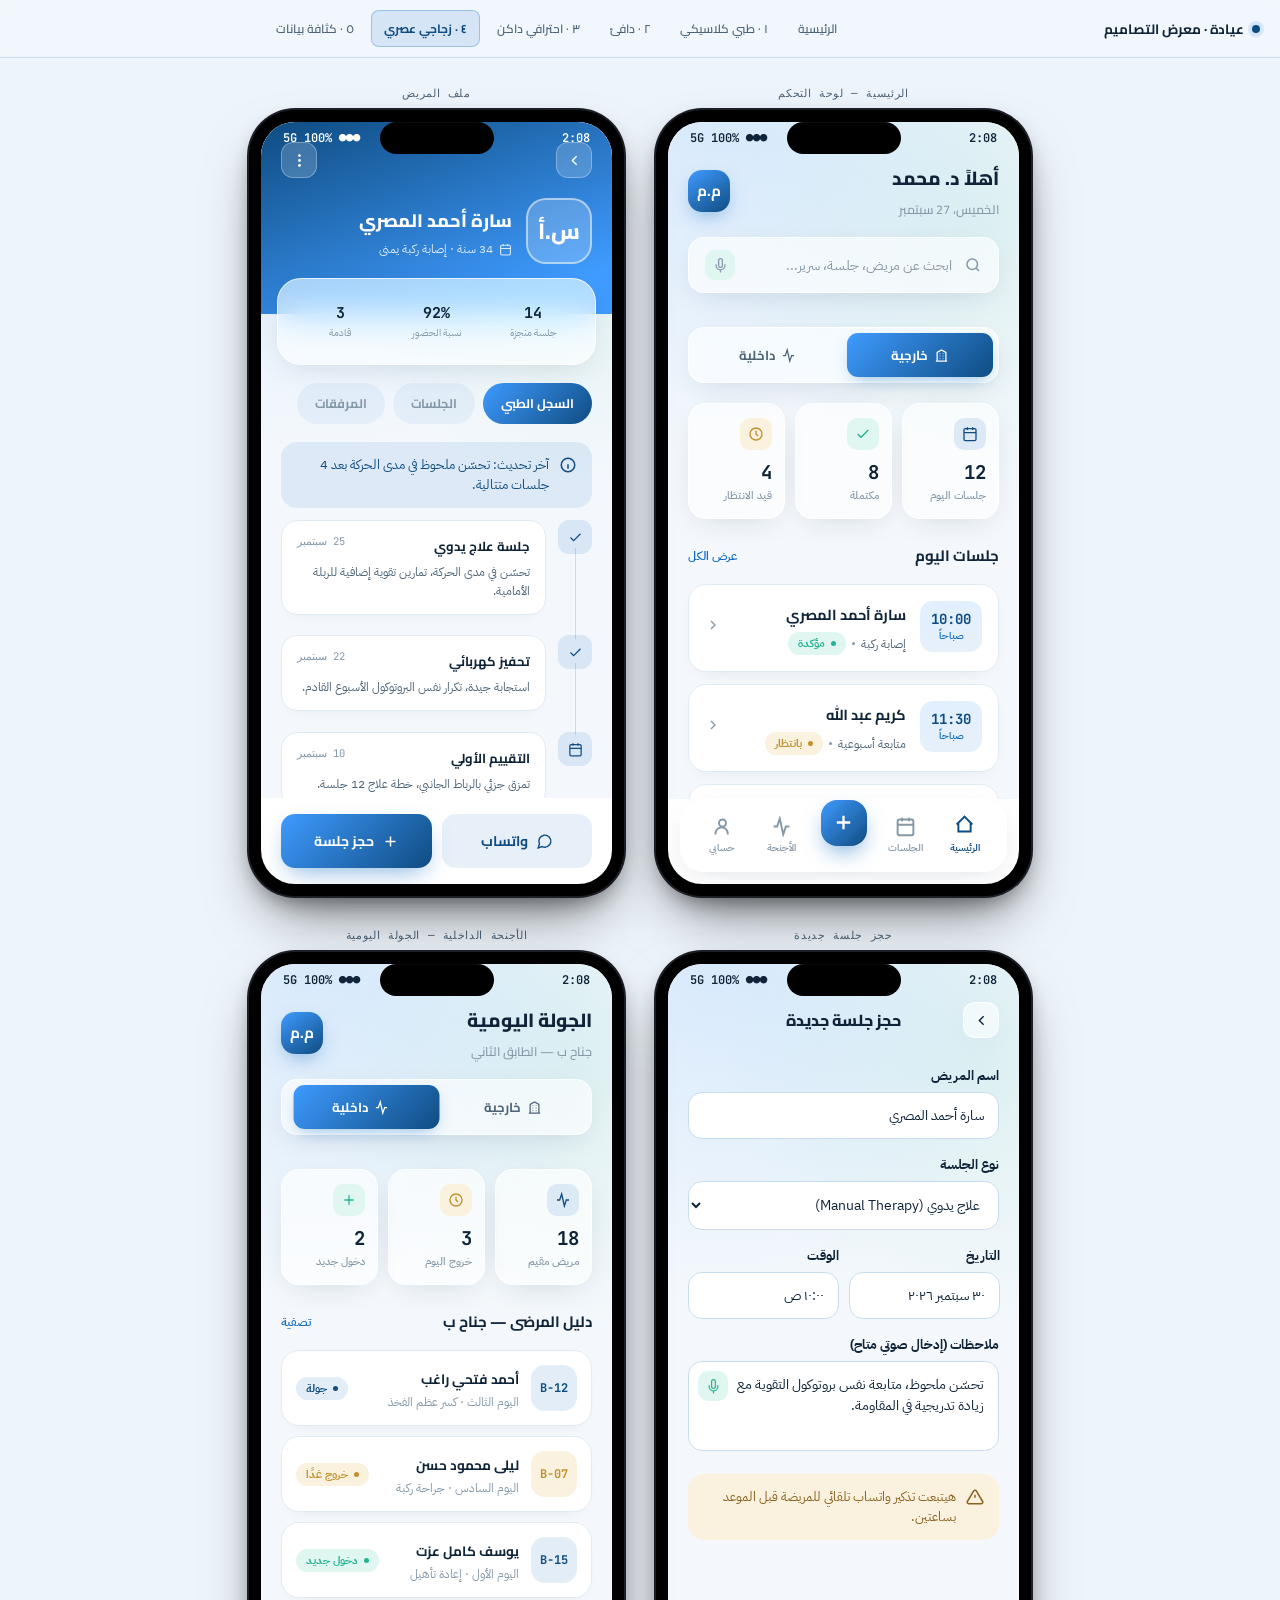
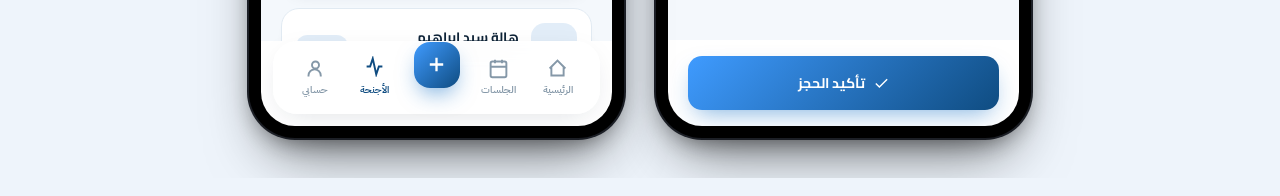
<file: 05-precision-glass/index.html>
<!DOCTYPE html>
<html lang="ar" dir="rtl" class="design-page">
<head>
<meta charset="UTF-8">
<meta name="viewport" content="width=device-width, initial-scale=1.0">
<title>4 · Precision Glass — عيادة Design Lab</title>
<link rel="preconnect" href="https://fonts.googleapis.com">
<link rel="preconnect" href="https://fonts.gstatic.com" crossorigin>
<link href="https://fonts.googleapis.com/css2?family=Cairo:wght@500;600;700;800;900&family=IBM+Plex+Sans+Arabic:wght@400;500;600;700&family=JetBrains+Mono:wght@500;600;700&display=swap" rel="stylesheet">
<link rel="stylesheet" href="../shared/frame.css">
<link rel="stylesheet" href="design.css">
<link rel="stylesheet" href="animations.css">
</head>
<body class="showcase-body">

<div class="phone-gallery">

  <div class="phone-slot">
    <span class="screen-label">الرئيسية — لوحة التحكم</span>
    <div class="phone-frame"><div class="notch"></div><div class="phone-screen">
      <div class="app-shell" dir="rtl">
      <div class="app-viewport">
        <div class="pg-statusbar"><span class="status-clock">9:41</span><span>●●● 5G 100%</span></div>
        <div class="pg-topbar">
          <div class="pg-topbar-row">
            <div class="greeting">أهلاً د. محمد<span>الخميس، 27 سبتمبر</span></div>
            <div class="pg-avatar">م.م</div>
          </div>
          <div class="pg-search pg-glass">
            <svg viewBox="0 0 24 24" fill="none" stroke="currentColor" stroke-width="2"><circle cx="11" cy="11" r="7"/><path d="m20 20-3.5-3.5"/></svg>
            <input type="text" placeholder="ابحث عن مريض، جلسة، سرير...">
            <button class="mic"><svg viewBox="0 0 24 24" fill="none" stroke="currentColor" stroke-width="2"><path d="M12 1a3 3 0 00-3 3v8a3 3 0 006 0V4a3 3 0 00-3-3z"/><path d="M19 10v2a7 7 0 01-14 0v-2M12 19v4"/></svg></button>
          </div>
        </div>
        <div class="pg-content">
          <div class="pg-segment pg-glass">
            <button class="active"><svg viewBox="0 0 24 24" fill="none" stroke="currentColor" stroke-width="2"><path d="M3 21h18M5 21V7l7-4 7 4v14M9 9h1m4 0h1m-6 4h1m4 0h1m-6 4h1m4 0h1"/></svg>خارجية</button>
            <button><svg viewBox="0 0 24 24" fill="none" stroke="currentColor" stroke-width="2"><path d="M3 12h4l3-9 4 18 3-9h4"/></svg>داخلية</button>
          </div>
          <div class="pg-stats">
            <div class="pg-stat pg-glass"><div class="icon"><svg viewBox="0 0 24 24" fill="none" stroke="currentColor" stroke-width="2"><path d="M8 2v4M16 2v4M3 10h18M5 4h14a2 2 0 012 2v14a2 2 0 01-2 2H5a2 2 0 01-2-2V6a2 2 0 012-2z"/></svg></div><div class="num">12</div><div class="lbl">جلسات اليوم</div></div>
            <div class="pg-stat i-mint pg-glass"><div class="icon"><svg viewBox="0 0 24 24" fill="none" stroke="currentColor" stroke-width="2"><path d="M20 6L9 17l-5-5"/></svg></div><div class="num">8</div><div class="lbl">مكتملة</div></div>
            <div class="pg-stat i-gold pg-glass"><div class="icon"><svg viewBox="0 0 24 24" fill="none" stroke="currentColor" stroke-width="2"><circle cx="12" cy="12" r="9"/><path d="M12 7v5l3 3"/></svg></div><div class="num">4</div><div class="lbl">قيد الانتظار</div></div>
          </div>
          <div class="pg-section-title"><h3>جلسات اليوم</h3><a href="javascript:void(0)">عرض الكل</a></div>
          <div class="pg-card">
            <div class="time-block"><div class="t">10:00</div><div class="p">صباحاً</div></div>
            <div class="info"><div class="name">سارة أحمد المصري</div><div class="meta">إصابة ركبة <span class="sep"></span> <span class="pg-badge confirmed">مؤكدة</span></div></div>
            <div class="chev"><svg viewBox="0 0 24 24" fill="none" stroke="currentColor" stroke-width="2"><path d="m9 6 6 6-6 6"/></svg></div>
          </div>
          <div class="pg-card">
            <div class="time-block"><div class="t">11:30</div><div class="p">صباحاً</div></div>
            <div class="info"><div class="name">كريم عبد الله</div><div class="meta">متابعة أسبوعية <span class="sep"></span> <span class="pg-badge pending">بانتظار</span></div></div>
            <div class="chev"><svg viewBox="0 0 24 24" fill="none" stroke="currentColor" stroke-width="2"><path d="m9 6 6 6-6 6"/></svg></div>
          </div>
          <div class="pg-card">
            <div class="time-block"><div class="t">01:15</div><div class="p">ظهراً</div></div>
            <div class="info"><div class="name">منى الشريف</div><div class="meta">جلسة أولى <span class="sep"></span> <span class="pg-badge session">تقييم</span></div></div>
            <div class="chev"><svg viewBox="0 0 24 24" fill="none" stroke="currentColor" stroke-width="2"><path d="m9 6 6 6-6 6"/></svg></div>
          </div>
          <div class="pg-section-title" style="margin-top:8px;"><h3>إجراءات سريعة</h3></div>
          <div class="pg-quick">
            <a href="javascript:void(0)" class="pg-quick-item"><div class="ic"><svg viewBox="0 0 24 24" fill="none" stroke="currentColor" stroke-width="2"><path d="M12 5v14M5 12h14"/></svg></div><span>مريض جديد</span></a>
            <a href="javascript:void(0)" class="pg-quick-item"><div class="ic"><svg viewBox="0 0 24 24" fill="none" stroke="currentColor" stroke-width="2"><rect x="3" y="4" width="18" height="18" rx="2"/><path d="M16 2v4M8 2v4M3 10h18"/></svg></div><span>حجز جلسة</span></a>
            <a href="javascript:void(0)" class="pg-quick-item"><div class="ic"><svg viewBox="0 0 24 24" fill="none" stroke="currentColor" stroke-width="2"><path d="M14 2H6a2 2 0 00-2 2v16a2 2 0 002 2h12a2 2 0 002-2V8z"/><path d="M14 2v6h6M9 15h6M9 11h6"/></svg></div><span>تقرير</span></a>
            <a href="javascript:void(0)" class="pg-quick-item"><div class="ic"><svg viewBox="0 0 24 24" fill="none" stroke="currentColor" stroke-width="2"><path d="M3 5h18M3 12h18M3 19h18"/></svg></div><span>الأرشيف</span></a>
          </div>
        </div>
      </div>
        <nav class="pg-bottomnav pg-glass">
          <a href="javascript:void(0)" class="pg-navitem active"><svg viewBox="0 0 24 24" fill="none" stroke="currentColor" stroke-width="2.2"><path d="M3 12l9-9 9 9M5 10v10h14V10"/></svg><span>الرئيسية</span></a>
          <a href="javascript:void(0)" class="pg-navitem"><svg viewBox="0 0 24 24" fill="none" stroke="currentColor" stroke-width="2.2"><rect x="3" y="4" width="18" height="18" rx="2"/><path d="M16 2v4M8 2v4M3 10h18"/></svg><span>الجلسات</span></a>
          <a href="javascript:void(0)" class="pg-navitem"><div class="fab"><svg viewBox="0 0 24 24" fill="none" stroke="currentColor" stroke-width="2.4"><path d="M12 5v14M5 12h14"/></svg></div></a>
          <a href="javascript:void(0)" class="pg-navitem"><svg viewBox="0 0 24 24" fill="none" stroke="currentColor" stroke-width="2.2"><path d="M3 12h4l3-9 4 18 3-9h4"/></svg><span>الأجنحة</span></a>
          <a href="javascript:void(0)" class="pg-navitem"><svg viewBox="0 0 24 24" fill="none" stroke="currentColor" stroke-width="2.2"><circle cx="12" cy="8" r="4"/><path d="M4 21v-1a7 7 0 0114 0v1"/></svg><span>حسابي</span></a>
        </nav>
      </div>
    </div></div>
  </div>

  <div class="phone-slot">
    <span class="screen-label">ملف المريض</span>
    <div class="phone-frame"><div class="notch"></div><div class="phone-screen">
      <div class="app-shell" dir="rtl">
      <div class="pg-statusbar" style="position:absolute;top:0;left:0;right:0;z-index:10;color:#fff;"><span class="status-clock">9:41</span><span>●●● 5G 100%</span></div>
      <div class="app-viewport">
        <div class="pg-profile-hero">
          <div class="back-row">
            <button class="icon-btn"><svg viewBox="0 0 24 24" fill="none" stroke="currentColor" stroke-width="2"><path d="m15 18-6-6 6-6"/></svg></button>
            <button class="icon-btn"><svg viewBox="0 0 24 24" fill="none" stroke="currentColor" stroke-width="2"><circle cx="12" cy="12" r="1"/><circle cx="12" cy="5" r="1"/><circle cx="12" cy="19" r="1"/></svg></button>
          </div>
          <div class="pg-profile-main">
            <div class="avatar">س.أ</div>
            <div><div class="name">سارة أحمد المصري</div><div class="sub"><svg width="13" height="13" viewBox="0 0 24 24" fill="none" stroke="currentColor" stroke-width="2"><rect x="3" y="4" width="18" height="18" rx="2"/><path d="M16 2v4M8 2v4M3 10h18"/></svg> 34 سنة · إصابة ركبة يمنى</div></div>
          </div>
        </div>
        <div class="pg-profile-card pg-glass">
          <div class="item"><div class="v">14</div><div class="l">جلسة منجزة</div></div>
          <div class="item"><div class="v">92%</div><div class="l">نسبة الحضور</div></div>
          <div class="item"><div class="v">3</div><div class="l">قادمة</div></div>
        </div>
        <div class="pg-tablist">
          <button class="active" data-panel="record">السجل الطبي</button>
          <button data-panel="sessions">الجلسات</button>
          <button data-panel="files">المرفقات</button>
        </div>
        <div class="pg-content" style="padding-top:18px;">
          <div class="pg-panel" data-panel="record">
          <div class="pg-alert info">
            <svg viewBox="0 0 24 24" fill="none" stroke="currentColor" stroke-width="2"><circle cx="12" cy="12" r="9"/><path d="M12 8h.01M11 12h1v4h1"/></svg>
            آخر تحديث: تحسّن ملحوظ في مدى الحركة بعد 4 جلسات متتالية.
          </div>
          <div class="pg-timeline-item">
            <div class="dot"><svg viewBox="0 0 24 24" fill="none" stroke="currentColor" stroke-width="2"><path d="M20 6L9 17l-5-5"/></svg></div>
            <div class="body"><div class="row"><span class="ttl">جلسة علاج يدوي</span><span class="dt">25 سبتمبر</span></div><p>تحسّن في مدى الحركة، تمارين تقوية إضافية للربلة الأمامية.</p></div>
          </div>
          <div class="pg-timeline-item">
            <div class="dot"><svg viewBox="0 0 24 24" fill="none" stroke="currentColor" stroke-width="2"><path d="M20 6L9 17l-5-5"/></svg></div>
            <div class="body"><div class="row"><span class="ttl">تحفيز كهربائي</span><span class="dt">22 سبتمبر</span></div><p>استجابة جيدة، تكرار نفس البروتوكول الأسبوع القادم.</p></div>
          </div>
          <div class="pg-timeline-item">
            <div class="dot"><svg viewBox="0 0 24 24" fill="none" stroke="currentColor" stroke-width="2"><rect x="3" y="4" width="18" height="18" rx="2"/><path d="M16 2v4M8 2v4M3 10h18"/></svg></div>
            <div class="body"><div class="row"><span class="ttl">التقييم الأولي</span><span class="dt">10 سبتمبر</span></div><p>تمزق جزئي بالرباط الجانبي، خطة علاج 12 جلسة.</p></div>
          </div>
          </div>
          <div class="pg-panel" data-panel="sessions" hidden>
          <div class="pg-card">
            <div class="time-block"><div class="t">30</div><div class="p">سبتمبر</div></div>
            <div class="info"><div class="name">جلسة علاج يدوي</div><div class="meta">قادمة <span class="sep"></span> <span class="pg-badge pending">لم تبدأ</span></div></div>
            <div class="chev"><svg viewBox="0 0 24 24" fill="none" stroke="currentColor" stroke-width="2"><path d="m9 6 6 6-6 6"/></svg></div>
          </div>
          <div class="pg-card">
            <div class="time-block"><div class="t">25</div><div class="p">سبتمبر</div></div>
            <div class="info"><div class="name">جلسة علاج يدوي</div><div class="meta">منجزة <span class="sep"></span> <span class="pg-badge confirmed">مكتملة</span></div></div>
            <div class="chev"><svg viewBox="0 0 24 24" fill="none" stroke="currentColor" stroke-width="2"><path d="m9 6 6 6-6 6"/></svg></div>
          </div>
          <div class="pg-card">
            <div class="time-block"><div class="t">22</div><div class="p">سبتمبر</div></div>
            <div class="info"><div class="name">جلسة تحفيز كهربائي</div><div class="meta">منجزة <span class="sep"></span> <span class="pg-badge confirmed">مكتملة</span></div></div>
            <div class="chev"><svg viewBox="0 0 24 24" fill="none" stroke="currentColor" stroke-width="2"><path d="m9 6 6 6-6 6"/></svg></div>
          </div>
          </div>
          <div class="pg-panel" data-panel="files" hidden>
          <div class="pg-card">
            <div class="time-block"><svg width="20" height="20" viewBox="0 0 24 24" fill="none" stroke="currentColor" stroke-width="2"><path d="M14 2H6a2 2 0 00-2 2v16a2 2 0 002 2h12a2 2 0 002-2V8z"/><path d="M14 2v6h6M9 15h6M9 11h6"/></svg></div>
            <div class="info"><div class="name">تقرير الأشعة — ركبة يمنى.pdf</div><div class="meta">1.2 MB <span class="sep"></span> 10 سبتمبر</div></div>
            <div class="chev"><svg viewBox="0 0 24 24" fill="none" stroke="currentColor" stroke-width="2"><path d="m9 6 6 6-6 6"/></svg></div>
          </div>
          <div class="pg-card">
            <div class="time-block"><svg width="20" height="20" viewBox="0 0 24 24" fill="none" stroke="currentColor" stroke-width="2"><path d="M14 2H6a2 2 0 00-2 2v16a2 2 0 002 2h12a2 2 0 002-2V8z"/><path d="M14 2v6h6M9 15h6M9 11h6"/></svg></div>
            <div class="info"><div class="name">خطة العلاج المقترحة.pdf</div><div class="meta">640 KB <span class="sep"></span> 10 سبتمبر</div></div>
            <div class="chev"><svg viewBox="0 0 24 24" fill="none" stroke="currentColor" stroke-width="2"><path d="m9 6 6 6-6 6"/></svg></div>
          </div>
          </div>
        </div>
      </div>
        <div style="padding:16px 20px calc(env(safe-area-inset-bottom,0px) + 16px);display:flex;gap:10px;flex-shrink:0;">
          <button class="pg-btn secondary"><svg viewBox="0 0 24 24" fill="none" stroke="currentColor" stroke-width="2"><path d="M3 21l1.9-5.7a8.5 8.5 0 113.8 3.8z"/></svg>واتساب</button>
          <button class="pg-btn primary"><svg viewBox="0 0 24 24" fill="none" stroke="currentColor" stroke-width="2"><path d="M12 5v14M5 12h14"/></svg>حجز جلسة</button>
        </div>
      </div>
    </div></div>
  </div>

  <div class="phone-slot">
    <span class="screen-label">حجز جلسة جديدة</span>
    <div class="phone-frame"><div class="notch"></div><div class="phone-screen">
      <div class="app-shell" dir="rtl">
      <div class="app-viewport">
        <div class="pg-statusbar"><span class="status-clock">9:41</span><span>●●● 5G 100%</span></div>
        <div class="pg-topbar" style="padding-bottom:8px;">
          <div class="pg-topbar-row" style="margin-bottom:0;">
            <button class="icon-btn pg-glass" style="color:var(--pg-ink);width:36px;height:36px;border-radius:12px;display:flex;align-items:center;justify-content:center;"><svg width="17" height="17" viewBox="0 0 24 24" fill="none" stroke="currentColor" stroke-width="2"><path d="m15 18-6-6 6-6"/></svg></button>
            <div class="greeting" style="font-size:16px;">حجز جلسة جديدة</div>
            <div style="width:36px;"></div>
          </div>
        </div>
        <div class="pg-content" style="padding-top:20px;">
          <div class="pg-field"><label>اسم المريض</label><input type="text" value="سارة أحمد المصري" readonly></div>
          <div class="pg-field">
            <label>نوع الجلسة</label>
            <select><option>علاج يدوي (Manual Therapy)</option><option>تحفيز كهربائي</option><option>تمارين تقوية</option></select>
          </div>
          <div style="display:flex;gap:10px;">
            <div class="pg-field" style="flex:1;"><label>التاريخ</label><input type="text" value="٣٠ سبتمبر ٢٠٢٦"></div>
            <div class="pg-field" style="flex:1;"><label>الوقت</label><input type="text" value="١٠:٠٠ ص"></div>
          </div>
          <div class="pg-field">
            <label>ملاحظات (إدخال صوتي متاح)</label>
            <div class="voice-input">
              <textarea placeholder="اكتب أو سجّل ملاحظاتك...">تحسّن ملحوظ، متابعة نفس بروتوكول التقوية مع زيادة تدريجية في المقاومة.</textarea>
              <button class="mic-btn"><svg viewBox="0 0 24 24" fill="none" stroke="currentColor" stroke-width="2"><path d="M12 1a3 3 0 00-3 3v8a3 3 0 006 0V4a3 3 0 00-3-3z"/><path d="M19 10v2a7 7 0 01-14 0v-2M12 19v4"/></svg></button>
            </div>
          </div>
          <div class="pg-alert warn">
            <svg viewBox="0 0 24 24" fill="none" stroke="currentColor" stroke-width="2"><path d="M10.29 3.86L1.82 18a2 2 0 001.71 3h16.94a2 2 0 001.71-3L13.71 3.86a2 2 0 00-3.42 0z"/><path d="M12 9v4M12 17h.01"/></svg>
            هيتبعت تذكير واتساب تلقائي للمريضة قبل الموعد بساعتين.
          </div>
        </div>
      </div>
        <div style="padding:16px 20px calc(env(safe-area-inset-bottom,0px) + 16px);flex-shrink:0;">
          <button class="pg-btn primary"><svg viewBox="0 0 24 24" fill="none" stroke="currentColor" stroke-width="2"><path d="M20 6L9 17l-5-5"/></svg>تأكيد الحجز</button>
        </div>
      </div>
    </div></div>
  </div>

  <div class="phone-slot">
    <span class="screen-label">الأجنحة الداخلية — الجولة اليومية</span>
    <div class="phone-frame"><div class="notch"></div><div class="phone-screen">
      <div class="app-shell" dir="rtl">
      <div class="app-viewport">
        <div class="pg-statusbar"><span class="status-clock">9:41</span><span>●●● 5G 100%</span></div>
        <div class="pg-topbar">
          <div class="pg-topbar-row">
            <div class="greeting">الجولة اليومية<span>جناح ب — الطابق الثاني</span></div>
            <div class="pg-avatar">م.م</div>
          </div>
          <div class="pg-segment pg-glass" style="margin-bottom:0;">
            <button><svg viewBox="0 0 24 24" fill="none" stroke="currentColor" stroke-width="2"><path d="M3 21h18M5 21V7l7-4 7 4v14M9 9h1m4 0h1m-6 4h1m4 0h1m-6 4h1m4 0h1"/></svg>خارجية</button>
            <button class="active"><svg viewBox="0 0 24 24" fill="none" stroke="currentColor" stroke-width="2"><path d="M3 12h4l3-9 4 18 3-9h4"/></svg>داخلية</button>
          </div>
        </div>
        <div class="pg-content">
          <div class="pg-stats">
            <div class="pg-stat pg-glass"><div class="icon"><svg viewBox="0 0 24 24" fill="none" stroke="currentColor" stroke-width="2"><path d="M3 12h4l3-9 4 18 3-9h4"/></svg></div><div class="num">18</div><div class="lbl">مريض مقيم</div></div>
            <div class="pg-stat i-gold pg-glass"><div class="icon"><svg viewBox="0 0 24 24" fill="none" stroke="currentColor" stroke-width="2"><circle cx="12" cy="12" r="9"/><path d="M12 7v5l3 3"/></svg></div><div class="num">3</div><div class="lbl">خروج اليوم</div></div>
            <div class="pg-stat i-mint pg-glass"><div class="icon"><svg viewBox="0 0 24 24" fill="none" stroke="currentColor" stroke-width="2"><path d="M12 5v14M5 12h14"/></svg></div><div class="num">2</div><div class="lbl">دخول جديد</div></div>
          </div>
          <div class="pg-section-title"><h3>دليل المرضى — جناح ب</h3><a href="javascript:void(0)">تصفية</a></div>
          <div class="pg-ward-card"><div class="bed">B-12</div><div class="info"><div class="name">أحمد فتحي راغب</div><div class="meta">اليوم الثالث · كسر عظم الفخذ</div></div><span class="pg-badge session">جولة</span></div>
          <div class="pg-ward-card discharge-soon"><div class="bed">B-07</div><div class="info"><div class="name">ليلى محمود حسن</div><div class="meta">اليوم السادس · جراحة ركبة</div></div><span class="pg-badge pending">خروج غدًا</span></div>
          <div class="pg-ward-card"><div class="bed">B-15</div><div class="info"><div class="name">يوسف كامل عزت</div><div class="meta">اليوم الأول · إعادة تأهيل</div></div><span class="pg-badge confirmed">دخول جديد</span></div>
          <div class="pg-ward-card"><div class="bed">B-03</div><div class="info"><div class="name">هالة سيد إبراهيم</div><div class="meta">اليوم الثاني · جلطة خفيفة</div></div><span class="pg-badge session">جولة</span></div>
        </div>
      </div>
        <nav class="pg-bottomnav pg-glass">
          <a href="javascript:void(0)" class="pg-navitem"><svg viewBox="0 0 24 24" fill="none" stroke="currentColor" stroke-width="2.2"><path d="M3 12l9-9 9 9M5 10v10h14V10"/></svg><span>الرئيسية</span></a>
          <a href="javascript:void(0)" class="pg-navitem"><svg viewBox="0 0 24 24" fill="none" stroke="currentColor" stroke-width="2.2"><rect x="3" y="4" width="18" height="18" rx="2"/><path d="M16 2v4M8 2v4M3 10h18"/></svg><span>الجلسات</span></a>
          <a href="javascript:void(0)" class="pg-navitem"><div class="fab"><svg viewBox="0 0 24 24" fill="none" stroke="currentColor" stroke-width="2.4"><path d="M12 5v14M5 12h14"/></svg></div></a>
          <a href="javascript:void(0)" class="pg-navitem active"><svg viewBox="0 0 24 24" fill="none" stroke="currentColor" stroke-width="2.2"><path d="M3 12h4l3-9 4 18 3-9h4"/></svg><span>الأجنحة</span></a>
          <a href="javascript:void(0)" class="pg-navitem"><svg viewBox="0 0 24 24" fill="none" stroke="currentColor" stroke-width="2.2"><circle cx="12" cy="8" r="4"/><path d="M4 21v-1a7 7 0 0114 0v1"/></svg><span>حسابي</span></a>
        </nav>
      </div>
    </div></div>
  </div>

</div>

<script src="../shared/navbar.js"></script>
<script src="../shared/frame.js"></script>
<script src="animations.js"></script>
<script>renderShowcaseNav('precision-glass', false);</script>
</body>
</html>
</file>
<file: shared/frame.css>
/* ============================================================
   Shared "showcase chrome" — NOT part of the app itself.
   This provides: the top navbar (design switcher) and the
   mobile device frame that the actual app UI sits inside.
   ============================================================ */

/* Default (index/landing) showcase palette — dark neutral.
   Individual design pages override these variables (see each
   design.css's ".showcase-body" block) so the surrounding chrome
   picks up that design's own identity instead of a fixed dark theme. */
:root{
  --showcase-bg:#f5f6f8;
  --showcase-ink:#1a1f29;
  --showcase-muted:#6b7280;
  --showcase-line:#e2e5ea;
  --showcase-accent:#4f8cff;
  --showcase-nav-bg:rgba(255,255,255,.88);
}

*{ box-sizing:border-box; }

html,body{ margin:0; padding:0; }

body.showcase-body{
  background:var(--showcase-bg);
  color:var(--showcase-ink);
  font-family:"IBM Plex Sans Arabic","Segoe UI",Tahoma,sans-serif;
  min-height:100vh;
}

/* ---------- Top navbar (showcase only) ---------- */
.showcase-nav{
  position:sticky;
  top:0;
  z-index:100;
  display:flex;
  align-items:center;
  justify-content:space-between;
  gap:12px;
  padding:10px 20px;
  background:var(--showcase-nav-bg);
  backdrop-filter:blur(14px);
  border-bottom:1px solid var(--showcase-line);
  flex-wrap:nowrap;
}
.showcase-nav .brand{
  display:flex;
  align-items:center;
  gap:8px;
  font-weight:700;
  font-size:13.5px;
  color:var(--showcase-ink);
  text-decoration:none;
  white-space:nowrap;
  flex-shrink:0;
}
.showcase-nav .brand .brand-text{ display:inline; }
.showcase-nav .brand .dot{
  width:8px;height:8px;border-radius:50%;
  background:var(--showcase-accent);
  box-shadow:0 0 0 4px var(--showcase-accent-soft, rgba(79,140,255,.18));
  flex-shrink:0;
}
.showcase-tabs{
  display:flex;
  gap:4px;
  overflow-x:auto;
  scrollbar-width:none;
  flex:1;
  justify-content:center;
  min-width:0;
}
.showcase-tabs::-webkit-scrollbar{ display:none; }
.showcase-tabs a{
  flex-shrink:0;
  padding:6px 12px;
  border-radius:8px;
  font-size:12px;
  font-weight:600;
  color:var(--showcase-muted);
  text-decoration:none;
  border:1px solid transparent;
  transition:.15s ease;
  white-space:nowrap;
}
.showcase-tabs a:hover{
  color:var(--showcase-ink);
  background:var(--showcase-tab-hover, rgba(0,0,0,.04));
}
.showcase-tabs a.active{
  color:var(--showcase-accent-ink, var(--showcase-accent));
  background:var(--showcase-accent-soft, rgba(79,140,255,.14));
  border-color:var(--showcase-accent-line, rgba(79,140,255,.4));
  font-weight:700;
}

/* Hamburger trigger — hidden by default, only shown below the small-screen
   breakpoint where the tabs collapse into a dropdown menu instead. */
.showcase-menu-btn{
  display:none;
  align-items:center;
  justify-content:center;
  width:34px;
  height:34px;
  border-radius:8px;
  border:1px solid var(--showcase-line);
  background:transparent;
  color:var(--showcase-ink);
  cursor:pointer;
  flex-shrink:0;
  padding:0;
}
.showcase-menu-btn svg{ width:18px; height:18px; }
.showcase-menu-btn:hover{ background:var(--showcase-tab-hover, rgba(0,0,0,.04)); }
.showcase-menu-btn.active{
  background:var(--showcase-accent-soft, rgba(79,140,255,.14));
  border-color:var(--showcase-accent-line, rgba(79,140,255,.4));
  color:var(--showcase-accent-ink, var(--showcase-accent));
}

/* ---------- Phone frame gallery ---------- */
.phone-gallery{
  max-width:1200px;
  margin:0 auto;
  padding:28px 24px 40px;
  display:flex;
  flex-wrap:wrap;
  gap:32px;
  justify-content:center;
}
.phone-slot{ display:flex; flex-direction:column; align-items:center; gap:10px; }
.phone-slot .screen-label{
  font-family:"JetBrains Mono",monospace;
  font-size:11px;
  letter-spacing:.06em;
  color:var(--showcase-muted);
  text-transform:uppercase;
}

.phone-frame{
  width:375px;
  height:812px;
  background:#000;
  border-radius:46px;
  padding:12px;
  box-shadow:
    0 0 0 2px #1c1f26,
    0 30px 60px -20px rgba(0,0,0,.6),
    0 10px 24px -8px rgba(0,0,0,.5);
  position:relative;
  flex-shrink:0;
}
/* Design pages only: cap the frame height to the viewport height below
   the navbar, so a full screen is visible without scrolling the page.
   Width is unaffected — only height shrinks on short viewports, exactly
   like a real device frame would if you shortened its screen. */
html.design-page .phone-frame{
  height:min(812px, calc(100vh - var(--nav-h, 57px) - 56px));
}
.phone-frame .notch{
  position:absolute;
  top:12px; left:50%;
  transform:translateX(-50%);
  width:114px; height:32px;
  background:#000;
  border-radius:20px;
  z-index:50;
  pointer-events:none;
  box-shadow:0 1px 0 rgba(255,255,255,.04) inset;
}
.phone-screen{
  width:100%;
  height:100%;
  background:#fff;
  border-radius:34px;
  overflow:hidden;
  position:relative;
  display:flex;
  flex-direction:column;
  isolation:isolate;
}
/* .app-shell fills the phone screen and splits into a scrolling viewport
   plus fixed chrome (bottom nav / action bar) that never scrolls away.
   It also carries the dir="rtl"/"ltr" attribute toggled by frame.js, so
   both the scrollable content and the fixed bottom chrome flip together. */
.app-shell{
  flex:1;
  min-height:0;
  display:flex;
  flex-direction:column;
  position:relative;
}

/* The scrollable app body — sits between the status bar and the bottom nav,
   both of which are fixed chrome siblings so they never scroll away. */
.app-viewport{
  flex:1;
  min-height:0;
  overflow-y:auto;
  overflow-x:hidden;
  scrollbar-width:none;
  display:flex;
  flex-direction:column;
  position:relative;
}
.app-viewport::-webkit-scrollbar{ display:none; }

/* Bottom nav bars declare themselves as fixed chrome via this class instead
   of relying on flex order, so they stay pinned regardless of scroll. */
[class*="bottomnav"]{
  flex-shrink:0;
  position:relative;
  z-index:40;
}

/* ---------- Navbar responsiveness ---------- */

/* Below this breakpoint: the well-known hamburger + dropdown pattern.
   Tabs stop being an inline row and become a collapsible panel under
   the navbar, toggled by the hamburger button (see navbar.js for the
   open/close logic). The brand text stays visible at every width. */
@media (max-width:767px){
  .showcase-nav{ padding:9px 12px; gap:8px; flex-wrap:wrap; position:relative; }
  .showcase-menu-btn{ display:flex; order:2; }
  .showcase-tabs{
    order:3;
    flex-basis:100%;
    display:none;
    flex-direction:column;
    gap:2px;
    justify-content:flex-start;
    overflow:visible;
    max-height:none;
  }
  .showcase-tabs.open{
    display:flex;
    position:absolute;
    top:100%;
    right:0;
    left:0;
    padding:8px 12px 12px;
    background:var(--showcase-nav-bg);
    backdrop-filter:blur(14px);
    border-bottom:1px solid var(--showcase-line);
    box-shadow:0 12px 24px -12px rgba(0,0,0,.25);
  }
  .showcase-tabs.open a{
    padding:10px 14px;
    border-radius:8px;
    font-size:13px;
    text-align:right;
    width:100%;
  }

  .phone-frame{ width:320px; border-radius:38px; }
  html.design-page .phone-frame{ height:min(692px, calc(100vh - var(--nav-h, 50px) - 56px)); }
  .phone-frame .notch{ top:10px; width:100px; height:28px; border-radius:18px; }
  .phone-screen{ border-radius:28px; }
}
</file>
<file: 01-clinical-trust/design.css>
/* ==========================================================
   DESIGN 1 — CLINICAL TRUST
   Medical-professional minimal. Deep clinical blue + mint
   accent, calm neutral surfaces, maximum legibility.
   ========================================================== */

:root{
  --ct-bg:#ffffff;
  --ct-surface:#f5f8fa;
  --ct-surface-alt:#eef2f5;
  --ct-ink:#152436;
  --ct-ink-soft:#48586b;
  --ct-muted:#8593a3;
  --ct-line:#e2e8ee;
  --ct-line-strong:#ccdae6;
  --ct-accent:#1868b0;
  --ct-accent-deep:#0f4c81;
  --ct-accent-soft:#eaf3fb;
  --ct-accent-soft-line:#c3ddf3;
  --ct-mint:#2ea88a;
  --ct-mint-soft:#e4f5f0;
  --ct-gold:#b2842f;
  --ct-red:#c0392b;
  --ct-red-soft:#fbeae8;
  --ct-radius-sm:8px;
  --ct-radius-md:14px;
  --ct-radius-lg:22px;
  --font-display:"Cairo",sans-serif;
  --font-body:"IBM Plex Sans Arabic","Segoe UI",sans-serif;
  --font-mono:"JetBrains Mono",monospace;
}

.app-viewport{
  background:var(--ct-surface);
  color:var(--ct-ink);
  font-family:var(--font-body);
}

/* ---------- Status bar ---------- */
.ct-statusbar{
  display:flex; align-items:center; justify-content:space-between;
  padding:8px 22px 4px;
  font-family:var(--font-mono);
  font-size:12px;
  font-weight:600;
  color:var(--ct-ink);
  flex-shrink:0;
  background:var(--ct-bg);
}

/* ---------- App top bar ---------- */
.ct-topbar{
  background:var(--ct-bg);
  padding:6px 20px 16px;
  flex-shrink:0;
  border-bottom:1px solid var(--ct-line);
}
.ct-topbar-row{ display:flex; align-items:center; justify-content:space-between; margin-bottom:14px; }
.ct-topbar .greeting{ font-family:var(--font-display); font-weight:800; font-size:19px; color:var(--ct-ink); }
.ct-topbar .greeting span{ display:block; font-family:var(--font-body); font-weight:500; font-size:12.5px; color:var(--ct-muted); margin-top:2px; }
.ct-avatar{
  width:40px; height:40px; border-radius:12px;
  background:linear-gradient(145deg,var(--ct-accent),var(--ct-accent-deep));
  display:flex; align-items:center; justify-content:center;
  color:#fff; font-family:var(--font-display); font-weight:700; font-size:15px;
  box-shadow:0 4px 12px -2px rgba(15,76,129,.35);
}

.ct-search{
  display:flex; align-items:center; gap:10px;
  background:var(--ct-surface);
  border:1px solid var(--ct-line-strong);
  border-radius:var(--ct-radius-md);
  padding:12px 16px;
}
.ct-search svg{ width:18px; height:18px; color:var(--ct-muted); flex-shrink:0; }
.ct-search input{
  border:none; background:transparent; outline:none;
  font-family:var(--font-body); font-size:13.5px; color:var(--ct-ink); flex:1;
  min-width:0;
}
.ct-search input::placeholder{ color:var(--ct-muted); }
.ct-search .mic{
  width:30px; height:30px; border-radius:9px;
  background:var(--ct-accent-soft); border:1px solid var(--ct-accent-soft-line);
  display:flex; align-items:center; justify-content:center; flex-shrink:0;
  color:var(--ct-accent-deep);
}
.ct-search .mic svg{ width:15px; height:15px;}

/* ---------- Content scroll area ---------- */
.ct-content{ padding:20px 20px 100px; flex:1; }

.ct-section-title{
  display:flex; align-items:center; justify-content:space-between;
  margin-bottom:14px;
}
.ct-section-title h3{ font-family:var(--font-display); font-weight:700; font-size:15px; color:var(--ct-ink); margin:0; }
.ct-section-title a{ font-size:12px; font-weight:600; color:var(--ct-accent); text-decoration:none; }

/* ---------- Segment tabs (Outpatient / Inpatient) ---------- */
.ct-segment{
  display:flex; gap:6px;
  background:var(--ct-surface-alt);
  padding:5px; border-radius:var(--ct-radius-md);
  margin-bottom:20px;
}
.ct-segment button{
  flex:1; border:none; background:transparent;
  padding:10px 8px; border-radius:9px;
  font-family:var(--font-display); font-weight:700; font-size:13px;
  color:var(--ct-ink-soft); cursor:pointer;
  transition:.2s ease;
  display:flex; align-items:center; justify-content:center; gap:6px;
}
.ct-segment button svg{ width:15px; height:15px;}
.ct-segment button.active{ background:var(--ct-bg); color:var(--ct-accent-deep); box-shadow:0 2px 8px -2px rgba(21,36,54,.15); }

/* ---------- Stat cards ---------- */
.ct-stats{ display:grid; grid-template-columns:repeat(3,1fr); gap:10px; margin-bottom:22px; }
.ct-stat{
  background:var(--ct-bg); border:1px solid var(--ct-line); border-radius:var(--ct-radius-md);
  padding:14px 12px;
}
.ct-stat .icon{
  width:32px; height:32px; border-radius:9px;
  display:flex; align-items:center; justify-content:center; margin-bottom:10px;
}
.ct-stat .icon svg{ width:16px; height:16px;}
.ct-stat.i-blue .icon{ background:var(--ct-accent-soft); color:var(--ct-accent-deep); }
.ct-stat.i-mint .icon{ background:var(--ct-mint-soft); color:var(--ct-mint); }
.ct-stat.i-gold .icon{ background:#fbf3e6; color:var(--ct-gold); }
.ct-stat .num{ font-family:var(--font-mono); font-weight:700; font-size:19px; color:var(--ct-ink); }
.ct-stat .lbl{ font-size:11px; color:var(--ct-muted); margin-top:2px; font-weight:500; }

/* ---------- Appointment / session card ---------- */
.ct-card{
  background:var(--ct-bg); border:1px solid var(--ct-line); border-radius:var(--ct-radius-md);
  padding:16px; margin-bottom:12px;
  display:flex; gap:14px; align-items:flex-start;
}
.ct-card .time-block{
  flex-shrink:0; text-align:center;
  background:var(--ct-accent-soft); border-radius:10px;
  padding:8px 10px; min-width:56px;
}
.ct-card .time-block .t{ font-family:var(--font-mono); font-weight:700; font-size:14px; color:var(--ct-accent-deep); }
.ct-card .time-block .p{ font-size:9.5px; color:var(--ct-accent); font-weight:600; margin-top:1px; }
.ct-card .info{ flex:1; min-width:0; }
.ct-card .info .name{ font-family:var(--font-display); font-weight:700; font-size:14.5px; color:var(--ct-ink); margin-bottom:3px; }
.ct-card .info .meta{ font-size:12px; color:var(--ct-ink-soft); display:flex; align-items:center; gap:6px; flex-wrap:wrap; }
.ct-card .info .meta .sep{ width:3px; height:3px; border-radius:50%; background:var(--ct-muted); }
.ct-badge{
  font-size:10.5px; font-weight:700; padding:3px 9px; border-radius:99px;
  display:inline-flex; align-items:center; gap:4px;
}
.ct-badge.confirmed{ background:var(--ct-mint-soft); color:var(--ct-mint); }
.ct-badge.pending{ background:#fbf3e6; color:var(--ct-gold); }
.ct-badge.session{ background:var(--ct-accent-soft); color:var(--ct-accent-deep); }
.ct-card .chev{ color:var(--ct-muted); flex-shrink:0; align-self:center; }
.ct-card .chev svg{ width:16px; height:16px; }

/* ---------- Quick actions grid ---------- */
.ct-quick{ display:grid; grid-template-columns:repeat(4,1fr); gap:10px; margin-bottom:24px; }
.ct-quick-item{ display:flex; flex-direction:column; align-items:center; gap:8px; text-decoration:none; }
.ct-quick-item .ic{
  width:52px; height:52px; border-radius:16px;
  background:var(--ct-bg); border:1px solid var(--ct-line);
  display:flex; align-items:center; justify-content:center;
  color:var(--ct-accent-deep);
  box-shadow:0 1px 2px rgba(21,36,54,.04);
}
.ct-quick-item .ic svg{ width:22px; height:22px; }
.ct-quick-item span{ font-size:10.5px; font-weight:600; color:var(--ct-ink-soft); text-align:center; }

/* ---------- Buttons ---------- */
.ct-btn{
  display:flex; align-items:center; justify-content:center; gap:8px;
  border:none; border-radius:12px; padding:14px 20px;
  font-family:var(--font-display); font-weight:700; font-size:14px;
  cursor:pointer; transition:.15s ease; width:100%;
}
.ct-btn.primary{ background:var(--ct-accent-deep); color:#fff; box-shadow:0 6px 16px -6px rgba(15,76,129,.5); }
.ct-btn.primary:active{ transform:scale(.98); }
.ct-btn.secondary{ background:var(--ct-accent-soft); color:var(--ct-accent-deep); border:1px solid var(--ct-accent-soft-line); }
.ct-btn.ghost{ background:transparent; color:var(--ct-ink-soft); border:1px solid var(--ct-line-strong); }
.ct-btn.danger{ background:var(--ct-red-soft); color:var(--ct-red); }
.ct-btn svg{ width:17px; height:17px;}
.ct-btn.sm{ padding:9px 14px; font-size:12.5px; width:auto; }

/* ---------- Inputs ---------- */
.ct-field{ margin-bottom:16px; }
.ct-field label{ display:block; font-size:12.5px; font-weight:700; color:var(--ct-ink); margin-bottom:7px; }
.ct-field input, .ct-field textarea, .ct-field select{
  width:100%; border:1.5px solid var(--ct-line-strong); border-radius:11px;
  padding:12px 14px; font-family:var(--font-body); font-size:13.5px; color:var(--ct-ink);
  background:var(--ct-bg); outline:none; transition:.15s ease;
}
.ct-field input:focus, .ct-field textarea:focus, .ct-field select:focus{
  border-color:var(--ct-accent); box-shadow:0 0 0 3px var(--ct-accent-soft);
}
.ct-field textarea{ resize:none; min-height:90px; }
.ct-field .voice-input{ position:relative; }
.ct-field .voice-input .mic-btn{
  position:absolute; inset-inline-end:10px; top:10px;
  width:30px; height:30px; border-radius:9px; border:none;
  background:var(--ct-mint-soft); color:var(--ct-mint);
  display:flex; align-items:center; justify-content:center; cursor:pointer;
}
.ct-field .voice-input .mic-btn svg{ width:15px; height:15px;}
.ct-field .voice-input textarea{ padding-inline-end:48px; }

/* ---------- Bottom navigation (this IS part of the app) ---------- */
.ct-bottomnav{
  display:flex; align-items:center; justify-content:space-around;
  background:var(--ct-bg);
  border-top:1px solid var(--ct-line);
  padding:10px 8px calc(env(safe-area-inset-bottom,0px) + 10px);
  flex-shrink:0;
}
.ct-navitem{
  display:flex; flex-direction:column; align-items:center; gap:4px;
  color:var(--ct-muted); text-decoration:none; padding:4px 10px;
  flex:1; position:relative;
}
.ct-navitem svg{ width:22px; height:22px; }
.ct-navitem span{ font-size:10px; font-weight:600; }
.ct-navitem.active{ color:var(--ct-accent-deep); }
.ct-navitem .fab{
  width:48px; height:48px; border-radius:16px; margin-top:-30px;
  background:linear-gradient(145deg,var(--ct-accent),var(--ct-accent-deep));
  display:flex; align-items:center; justify-content:center;
  color:#fff; box-shadow:0 8px 20px -6px rgba(15,76,129,.55);
}
.ct-navitem .fab svg{ width:24px; height:24px; }

/* ---------- Patient profile screen ---------- */
.ct-profile-hero{
  background:linear-gradient(160deg,var(--ct-accent-deep),var(--ct-accent) 75%);
  padding:20px 20px 44px; color:#fff; position:relative; flex-shrink:0;
}
.ct-profile-hero .back-row{ display:flex; align-items:center; justify-content:space-between; margin-block:20px; }
.icon-btn{
  width:34px; height:34px; border-radius:10px; background:rgba(255,255,255,.16);
  display:flex; align-items:center; justify-content:center; color:#fff; border:none;
}
.icon-btn svg{ width:17px; height:17px; rotate: 180deg }
.ct-profile-main{ display:flex; align-items:center; gap:14px; }
.ct-profile-main .avatar{
  width:64px; height:64px; border-radius:18px; background:rgba(255,255,255,.18);
  border:2px solid rgba(255,255,255,.4);
  display:flex; align-items:center; justify-content:center;
  font-family:var(--font-display); font-weight:800; font-size:22px;
}
.ct-profile-main .name{ font-family:var(--font-display); font-weight:800; font-size:18px; }
.ct-profile-main .sub{ font-size:12px; color:#dceafb; margin-top:3px; display:flex; align-items:center; gap:6px; }
.ct-profile-card{
  background:var(--ct-bg); border-radius:var(--ct-radius-lg);
  margin:-30px 16px 0; padding:16px; position:relative; z-index:5;
  box-shadow:0 12px 30px -14px rgba(21,36,54,.25);
  display:grid; grid-template-columns:repeat(3,1fr); gap:8px;
}
.ct-profile-card .item{ text-align:center; padding:6px 4px; }
.ct-profile-card .item .v{ font-family:var(--font-mono); font-weight:700; font-size:15px; color:var(--ct-ink); }
.ct-profile-card .item .l{ font-size:10px; color:var(--ct-muted); margin-top:2px; }
.ct-profile-card .item:not(:last-child){ border-inline-end:1px solid var(--ct-line); }

.ct-tablist{ display:flex; gap:4px; padding:16px 20px 0; border-bottom:1px solid var(--ct-line); flex-shrink:0; }
.ct-tablist button{
  border:none; background:none; padding:10px 4px; margin-inline-end:20px;
  font-family:var(--font-display); font-weight:700; font-size:13px; color:var(--ct-muted);
  border-bottom:2.5px solid transparent; cursor:pointer;
}
.ct-tablist button.active{ color:var(--ct-accent-deep); border-color:var(--ct-accent-deep); }

.ct-timeline-item{ display:flex; gap:12px; padding-bottom:20px; position:relative; }
.ct-timeline-item::before{
  content:""; position:absolute; top:26px; bottom:-4px; inset-inline-start:15px;
  width:1.5px; background:var(--ct-line-strong);
}
.ct-timeline-item:last-child::before{ display:none; }
.ct-timeline-item .dot{
  width:32px; height:32px; border-radius:10px; flex-shrink:0; z-index:2;
  background:var(--ct-accent-soft); color:var(--ct-accent-deep);
  display:flex; align-items:center; justify-content:center;
}
.ct-timeline-item .dot svg{ width:15px; height:15px;}
.ct-timeline-item .body{ flex:1; background:var(--ct-bg); border:1px solid var(--ct-line); border-radius:12px; padding:12px 14px; }
.ct-timeline-item .body .row{ display:flex; justify-content:space-between; margin-bottom:4px; }
.ct-timeline-item .body .ttl{ font-family:var(--font-display); font-weight:700; font-size:13px; color:var(--ct-ink); }
.ct-timeline-item .body .dt{ font-family:var(--font-mono); font-size:10.5px; color:var(--ct-muted); }
.ct-timeline-item .body p{ font-size:12px; color:var(--ct-ink-soft); margin:0; line-height:1.6; }

/* ---------- Alerts / toasts ---------- */
.ct-alert{
  display:flex; gap:10px; align-items:flex-start;
  padding:13px 14px; border-radius:12px; margin-bottom:12px;
  font-size:12.5px; line-height:1.6;
}
.ct-alert svg{ width:18px; height:18px; flex-shrink:0; margin-top:1px; }
.ct-alert.info{ background:var(--ct-accent-soft); color:var(--ct-accent-deep); border:1px solid var(--ct-accent-soft-line); }
.ct-alert.success{ background:var(--ct-mint-soft); color:#1d6e5a; border:1px solid #b9e5d9; }
.ct-alert.warn{ background:#fbf3e6; color:#8a611f; border:1px solid #efd9ad; }

/* ---------- Inpatient ward list ---------- */
.ct-ward-card{
  background:var(--ct-bg); border:1px solid var(--ct-line); border-radius:var(--ct-radius-md);
  padding:14px; margin-bottom:10px; display:flex; align-items:center; gap:12px;
}
.ct-ward-card .bed{
  width:44px; height:44px; border-radius:12px; flex-shrink:0;
  background:var(--ct-accent-soft); color:var(--ct-accent-deep);
  display:flex; align-items:center; justify-content:center;
  font-family:var(--font-mono); font-weight:700; font-size:12px;
}
.ct-ward-card.discharge-soon .bed{ background:#fbf3e6; color:var(--ct-gold); }
.ct-ward-card .info{ flex:1; min-width:0; }
.ct-ward-card .info .name{ font-family:var(--font-display); font-weight:700; font-size:13.5px; color:var(--ct-ink); }
.ct-ward-card .info .meta{ font-size:11.5px; color:var(--ct-muted); margin-top:2px; }

/* ---------- Showcase chrome theming (navbar + page background) ---------- */
body.showcase-body{
  --showcase-bg:#eef3f8;
  --showcase-ink:var(--ct-ink);
  --showcase-muted:var(--ct-ink-soft);
  --showcase-line:var(--ct-line-strong);
  --showcase-accent:var(--ct-accent-deep);
  --showcase-accent-soft:var(--ct-accent-soft);
  --showcase-accent-line:var(--ct-accent-soft-line);
  --showcase-accent-ink:var(--ct-accent-deep);
  --showcase-nav-bg:rgba(255,255,255,.92);
  --showcase-tab-hover:var(--ct-surface);
}
.showcase-nav .brand,
.showcase-tabs a{ font-family:var(--font-display); }
</file>
<file: 01-clinical-trust/animations.css>
/* ==========================================================
   CLINICAL TRUST — Motion layer
   Experimental animation pass (screen 1 of 5 designs). Adds:
   1. Staggered load-in reveal for each screen's content
   2. Tap/press feedback on interactive elements
   3. Sliding thumb for the segment toggle
   4. Bottom-nav active state + FAB idle pulse
   5. Subtle "live" pulse on status badges
   6. Topbar shrink/blur on scroll
   ========================================================== */

@media (prefers-reduced-motion: reduce){
  *, *::before, *::after{
    animation-duration:.001ms !important;
    animation-iteration-count:1 !important;
    transition-duration:.001ms !important;
    scroll-behavior:auto !important;
  }
}

/* ---------- 1. Staggered load-in ---------- */
/* Each direct animatable child of a freshly-loaded screen fades + rises
   into place in sequence. .ct-reveal is applied by animations.js to the
   elements we want staggered (topbar, segment, stat row, each card, etc). */
@keyframes ct-rise-in{
  from{ opacity:0; transform:translateY(10px); }
  to{ opacity:1; transform:translateY(0); }
}
.ct-reveal{
  opacity:0;
  animation:ct-rise-in .5s cubic-bezier(.22,1,.36,1) forwards;
  animation-delay:var(--ct-delay, 0ms);
}

/* ---------- 2. Tap / press feedback ---------- */
.ct-card,
.ct-ward-card,
.ct-quick-item .ic,
.ct-stat,
.ct-btn,
.ct-segment button,
.ct-tablist button,
.icon-btn,
.ct-navitem{
  transition:transform .15s ease, box-shadow .15s ease, background-color .15s ease;
}
.ct-card:active,
.ct-ward-card:active{ transform:scale(.98); }
.ct-quick-item:active .ic{ transform:scale(.9); }
.ct-stat:active{ transform:scale(.96); }
.ct-btn:active{ transform:scale(.97); }
.icon-btn:active{ transform:scale(.9); }
.ct-navitem:active{ transform:scale(.92); }
.ct-navitem:active .fab{ transform:scale(.94); }

/* ---------- 3. Sliding thumb for segment toggle ---------- */
.ct-segment{ position:relative; }
.ct-segment .ct-segment-thumb{
  position:absolute;
  top:5px; bottom:5px;
  width:calc(50% - 8px);
  background:var(--ct-bg);
  border-radius:9px;
  box-shadow:0 2px 8px -2px rgba(21,36,54,.15);
  transition:transform .32s cubic-bezier(.65,0,.35,1);
  z-index:0;
  pointer-events:none;
}
.ct-segment button{ position:relative; z-index:1; }
.ct-segment button.active{ background:transparent; box-shadow:none; }

/* ---------- 3b. Patient-profile tabs — real panel swap ---------- */
@keyframes ct-panel-in{
  from{ opacity:0; transform:translateY(8px); }
  to{ opacity:1; transform:translateY(0); }
}
.ct-panel.is-swapping{ animation:ct-panel-in .32s cubic-bezier(.22,1,.36,1); }

/* ---------- 4. Bottom nav active feel + FAB idle pulse ---------- */
.ct-navitem svg{ transition:transform .25s cubic-bezier(.34,1.56,.64,1); }
.ct-navitem.active svg{ transform:translateY(-1px) scale(1.08); }

.ct-navitem .fab{ position:relative; }
.ct-navitem .fab::after{
  content:"";
  position:absolute; inset:-6px;
  border-radius:inherit;
  border:2px solid var(--ct-accent);
  opacity:.5;
  animation:ct-fab-pulse 2.4s ease-out infinite;
}
@keyframes ct-fab-pulse{
  0%{ transform:scale(.85); opacity:.55; }
  70%{ transform:scale(1.35); opacity:0; }
  100%{ opacity:0; }
}

/* ---------- 5. Subtle "live" pulse on badges ---------- */
.ct-badge.confirmed::before,
.ct-badge.pending::before,
.ct-badge.session::before{
  content:"";
  display:inline-block;
  width:5px; height:5px; border-radius:50%;
  background:currentColor;
  margin-inline-end:2px;
  animation:ct-badge-pulse 1.8s ease-in-out infinite;
}
@keyframes ct-badge-pulse{
  0%, 100%{ opacity:1; transform:scale(1); }
  50%{ opacity:.45; transform:scale(.75); }
}

/* ---------- 6. Topbar shrink/blur on scroll ---------- */
.ct-topbar{
  transition:padding .25s ease, box-shadow .25s ease;
}
.ct-topbar.is-condensed{
  padding-top:4px;
  padding-bottom:10px;
  box-shadow:0 6px 16px -12px rgba(21,36,54,.25);
}
.ct-topbar.is-condensed .ct-topbar-row{ margin-bottom:8px; }
.ct-topbar.is-condensed .greeting{ font-size:16px; }
.ct-topbar.is-condensed .ct-avatar{ width:34px; height:34px; font-size:13px; }

/* Same condensed treatment for the profile hero's tab bar / stat card
   shadow when the timeline underneath is mid-scroll. */
.ct-profile-hero{ transition:padding .25s ease; }
</file>
<file: 02-soft-clinical/design.css>
/* ==========================================================
   DESIGN 2 — SOFT CLINICAL
   Warm organic healthcare. Sage green + terracotta + cream.
   Rounded shapes, soft shadows, calm emotional tone.
   ========================================================== */

:root{
  --sc-bg:#fffdfa;
  --sc-surface:#faf6f0;
  --sc-surface-alt:#f3ede2;
  --sc-ink:#3d3229;
  --sc-ink-soft:#6b5d4f;
  --sc-muted:#9c8f7f;
  --sc-line:#ece3d5;
  --sc-line-strong:#ddcfb9;
  --sc-sage:#7a9b8e;
  --sc-sage-deep:#5c7d70;
  --sc-sage-soft:#e9f0ec;
  --sc-sage-soft-line:#cfe0d7;
  --sc-terracotta:#d98b6f;
  --sc-terracotta-soft:#fbe9e1;
  --sc-gold:#c99a3e;
  --sc-gold-soft:#f8eed9;
  --sc-red:#c46355;
  --sc-red-soft:#fbe8e4;
  --font-display:"Tajawal",sans-serif;
  --font-body:"Tajawal",sans-serif;
  --font-mono:"JetBrains Mono",monospace;
}

.app-viewport{ background:var(--sc-surface); color:var(--sc-ink); font-family:var(--font-body); }

.sc-statusbar{
  display:flex; align-items:center; justify-content:space-between;
  padding:8px 22px 4px; font-family:var(--font-mono); font-size:12px; font-weight:600;
  color:var(--sc-ink); flex-shrink:0; background:var(--sc-bg);
}

.sc-topbar{ background:var(--sc-bg); padding:6px 20px 18px; flex-shrink:0; border-radius:0 0 28px 28px; }
.sc-topbar-row{ display:flex; align-items:center; justify-content:space-between; margin-bottom:16px; }
.sc-topbar .greeting{ font-family:var(--font-display); font-weight:800; font-size:19px; color:var(--sc-ink); }
.sc-topbar .greeting span{ display:block; font-weight:500; font-size:12.5px; color:var(--sc-muted); margin-top:2px; }
.sc-avatar{
  width:42px; height:42px; border-radius:50%;
  background:linear-gradient(145deg,var(--sc-sage),var(--sc-sage-deep));
  display:flex; align-items:center; justify-content:center; color:#fff;
  font-family:var(--font-display); font-weight:700; font-size:15px;
  box-shadow:0 6px 14px -4px rgba(92,125,112,.4);
}

.sc-search{
  display:flex; align-items:center; gap:10px; background:var(--sc-surface-alt);
  border-radius:99px; padding:12px 18px;
}
.sc-search svg{ width:18px; height:18px; color:var(--sc-muted); flex-shrink:0; }
.sc-search input{ border:none; background:transparent; outline:none; font-family:var(--font-body); font-size:13.5px; color:var(--sc-ink); flex:1; min-width:0; }
.sc-search input::placeholder{ color:var(--sc-muted); }
.sc-search .mic{ width:30px; height:30px; border-radius:50%; background:var(--sc-terracotta-soft); border:none; padding:0; display:flex; align-items:center; justify-content:center; color:var(--sc-terracotta); flex-shrink:0; cursor:pointer; }
.sc-search .mic svg{ width:15px; height:15px;}

.sc-content{ padding:22px 20px 100px; flex:1; }

.sc-section-title{ display:flex; align-items:center; justify-content:space-between; margin-bottom:14px; }
.sc-section-title h3{ font-family:var(--font-display); font-weight:800; font-size:15px; color:var(--sc-ink); margin:0; }
.sc-section-title a{ font-size:12px; font-weight:700; color:var(--sc-sage-deep); text-decoration:none; }

.sc-segment{ display:flex; gap:8px; margin-bottom:22px; }
.sc-segment button{
  flex:1; border:1.5px solid var(--sc-line-strong); background:var(--sc-bg);
  padding:11px 8px; border-radius:99px; font-family:var(--font-display); font-weight:700; font-size:13px;
  color:var(--sc-ink-soft); cursor:pointer; transition:.2s ease;
  display:flex; align-items:center; justify-content:center; gap:6px;
}
.sc-segment button svg{ width:15px; height:15px;}
.sc-segment button.active{ background:var(--sc-sage-deep); color:#fff; border-color:var(--sc-sage-deep); }

.sc-stats{ display:grid; grid-template-columns:repeat(3,1fr); gap:10px; margin-bottom:24px; }
.sc-stat{ background:var(--sc-bg); border-radius:20px; padding:16px 12px; box-shadow:0 4px 16px -8px rgba(61,50,41,.12); }
.sc-stat .icon{ width:34px; height:34px; border-radius:50%; display:flex; align-items:center; justify-content:center; margin-bottom:10px; }
.sc-stat .icon svg{ width:16px; height:16px;}
.sc-stat.i-sage .icon{ background:var(--sc-sage-soft); color:var(--sc-sage-deep); }
.sc-stat.i-terracotta .icon{ background:var(--sc-terracotta-soft); color:var(--sc-terracotta); }
.sc-stat.i-gold .icon{ background:var(--sc-gold-soft); color:var(--sc-gold); }
.sc-stat .num{ font-family:var(--font-mono); font-weight:700; font-size:19px; color:var(--sc-ink); }
.sc-stat .lbl{ font-size:11px; color:var(--sc-muted); margin-top:2px; font-weight:500; }

.sc-card{
  background:var(--sc-bg); border-radius:20px; padding:16px; margin-bottom:12px;
  display:flex; gap:14px; align-items:flex-start; box-shadow:0 4px 16px -10px rgba(61,50,41,.15);
}
.sc-card .time-block{ flex-shrink:0; text-align:center; background:var(--sc-sage-soft); border-radius:14px; padding:9px 11px; min-width:58px; }
.sc-card .time-block .t{ font-family:var(--font-mono); font-weight:700; font-size:14px; color:var(--sc-sage-deep); }
.sc-card .time-block .p{ font-size:9.5px; color:var(--sc-sage); font-weight:600; margin-top:1px; }
.sc-card .info{ flex:1; min-width:0; }
.sc-card .info .name{ font-family:var(--font-display); font-weight:700; font-size:14.5px; color:var(--sc-ink); margin-bottom:4px; }
.sc-card .info .meta{ font-size:12px; color:var(--sc-ink-soft); display:flex; align-items:center; gap:6px; flex-wrap:wrap; }
.sc-card .info .meta .sep{ width:3px; height:3px; border-radius:50%; background:var(--sc-muted); }
.sc-badge{ font-size:10.5px; font-weight:700; padding:4px 10px; border-radius:99px; display:inline-flex; align-items:center; gap:4px; }
.sc-badge.confirmed{ background:var(--sc-sage-soft); color:var(--sc-sage-deep); }
.sc-badge.pending{ background:var(--sc-gold-soft); color:var(--sc-gold); }
.sc-badge.session{ background:var(--sc-terracotta-soft); color:var(--sc-terracotta); }
.sc-card .chev{ color:var(--sc-muted); flex-shrink:0; align-self:center; }
.sc-card .chev svg{ width:16px; height:16px; }

.sc-quick{ display:grid; grid-template-columns:repeat(4,1fr); gap:10px; margin-bottom:24px; }
.sc-quick-item{ display:flex; flex-direction:column; align-items:center; gap:8px; text-decoration:none; }
.sc-quick-item .ic{
  width:54px; height:54px; border-radius:20px; background:var(--sc-bg);
  display:flex; align-items:center; justify-content:center; color:var(--sc-sage-deep);
  box-shadow:0 4px 14px -8px rgba(61,50,41,.2);
}
.sc-quick-item .ic svg{ width:22px; height:22px; }
.sc-quick-item span{ font-size:10.5px; font-weight:600; color:var(--sc-ink-soft); text-align:center; }

.sc-btn{
  display:flex; align-items:center; justify-content:center; gap:8px;
  border:none; border-radius:99px; padding:15px 20px;
  font-family:var(--font-display); font-weight:700; font-size:14px; cursor:pointer; transition:.15s ease; width:100%;
}
.sc-btn.primary{ background:var(--sc-terracotta); color:#fff; box-shadow:0 8px 20px -6px rgba(217,139,111,.5); }
.sc-btn.primary:active{ transform:scale(.98); }
.sc-btn.secondary{ background:var(--sc-sage-soft); color:var(--sc-sage-deep); }
.sc-btn.ghost{ background:transparent; color:var(--sc-ink-soft); border:1.5px solid var(--sc-line-strong); }
.sc-btn svg{ width:17px; height:17px;}

.sc-field{ margin-bottom:16px; }
.sc-field label{ display:block; font-size:12.5px; font-weight:700; color:var(--sc-ink); margin-bottom:7px; }
.sc-field input, .sc-field textarea, .sc-field select{
  width:100%; border:1.5px solid var(--sc-line-strong); border-radius:16px; padding:13px 16px;
  font-family:var(--font-body); font-size:13.5px; color:var(--sc-ink); background:var(--sc-bg); outline:none; transition:.15s ease;
}
.sc-field input:focus, .sc-field textarea:focus, .sc-field select:focus{ border-color:var(--sc-sage); box-shadow:0 0 0 3px var(--sc-sage-soft); }
.sc-field textarea{ resize:none; min-height:90px; }
.sc-field .voice-input{ position:relative; }
.sc-field .voice-input .mic-btn{
  position:absolute; inset-inline-end:10px; top:10px; width:32px; height:32px; border-radius:50%; border:none;
  background:var(--sc-terracotta-soft); color:var(--sc-terracotta); display:flex; align-items:center; justify-content:center; cursor:pointer;
}
.sc-field .voice-input .mic-btn svg{ width:15px; height:15px;}
.sc-field .voice-input textarea{ padding-inline-end:50px; }

.sc-bottomnav{
  display:flex; align-items:center; justify-content:space-around; background:var(--sc-bg);
  border-radius:28px 28px 0 0; box-shadow:0 -6px 24px -12px rgba(61,50,41,.2);
  padding:12px 8px calc(env(safe-area-inset-bottom,0px) + 12px); flex-shrink:0;
}
.sc-navitem{ display:flex; flex-direction:column; align-items:center; gap:4px; color:var(--sc-muted); text-decoration:none; padding:4px 10px; flex:1; }
.sc-navitem svg{ width:22px; height:22px; }
.sc-navitem span{ font-size:10px; font-weight:600; }
.sc-navitem.active{ color:var(--sc-sage-deep); }
.sc-navitem .fab{
  width:50px; height:50px; border-radius:50%; margin-top:-32px;
  background:linear-gradient(145deg,var(--sc-terracotta),#c66f52);
  display:flex; align-items:center; justify-content:center; color:#fff;
  box-shadow:0 10px 22px -6px rgba(217,139,111,.6);
}
.sc-navitem .fab svg{ width:24px; height:24px; }

.sc-profile-hero{
  background:linear-gradient(160deg,var(--sc-sage-deep),var(--sc-sage) 80%);
  padding:20px 20px 48px; color:#fff; position:relative; flex-shrink:0; border-radius:0 0 36px 36px;
}
.sc-profile-hero .back-row{ display:flex; align-items:center; justify-content:space-between; margin-bottom:20px; }
.sc-profile-hero .icon-btn{ width:36px; height:36px; border-radius:50%; background:rgba(255,255,255,.2); display:flex; align-items:center; justify-content:center; color:#fff; border:none; }
.sc-profile-hero .icon-btn svg{ width:17px; height:17px;}
.sc-profile-main{ display:flex; align-items:center; gap:14px; }
.sc-profile-main .avatar{ width:66px; height:66px; border-radius:50%; background:rgba(255,255,255,.2); border:2.5px solid rgba(255,255,255,.5); display:flex; align-items:center; justify-content:center; font-family:var(--font-display); font-weight:800; font-size:22px; }
.sc-profile-main .name{ font-family:var(--font-display); font-weight:800; font-size:18px; }
.sc-profile-main .sub{ font-size:12px; color:#f1efe8; margin-top:3px; display:flex; align-items:center; gap:6px; }
.sc-profile-card{
  background:var(--sc-bg); border-radius:24px; margin:-34px 16px 0; padding:18px; position:relative; z-index:5;
  box-shadow:0 16px 36px -16px rgba(61,50,41,.3); display:grid; grid-template-columns:repeat(3,1fr); gap:8px;
}
.sc-profile-card .item{ text-align:center; padding:6px 4px; }
.sc-profile-card .item .v{ font-family:var(--font-mono); font-weight:700; font-size:15px; color:var(--sc-ink); }
.sc-profile-card .item .l{ font-size:10px; color:var(--sc-muted); margin-top:2px; }

.sc-tablist{ display:flex; gap:8px; padding:18px 20px 0; flex-shrink:0; }
.sc-tablist button{
  border:none; background:var(--sc-surface-alt); padding:9px 18px; border-radius:99px;
  font-family:var(--font-display); font-weight:700; font-size:12.5px; color:var(--sc-muted); cursor:pointer;
}
.sc-tablist button.active{ background:var(--sc-sage-deep); color:#fff; }

.sc-timeline-item{ display:flex; gap:12px; padding-bottom:20px; position:relative; }
.sc-timeline-item::before{ content:""; position:absolute; top:28px; bottom:-4px; inset-inline-start:16px; width:1.5px; background:var(--sc-line-strong); }
.sc-timeline-item:last-child::before{ display:none; }
.sc-timeline-item .dot{ width:34px; height:34px; border-radius:50%; flex-shrink:0; z-index:2; background:var(--sc-sage-soft); color:var(--sc-sage-deep); display:flex; align-items:center; justify-content:center; }
.sc-timeline-item .dot svg{ width:15px; height:15px;}
.sc-timeline-item .body{ flex:1; background:var(--sc-bg); border-radius:18px; padding:13px 15px; box-shadow:0 4px 14px -10px rgba(61,50,41,.15); }
.sc-timeline-item .body .row{ display:flex; justify-content:space-between; margin-bottom:5px; }
.sc-timeline-item .body .ttl{ font-family:var(--font-display); font-weight:700; font-size:13px; color:var(--sc-ink); }
.sc-timeline-item .body .dt{ font-family:var(--font-mono); font-size:10.5px; color:var(--sc-muted); }
.sc-timeline-item .body p{ font-size:12px; color:var(--sc-ink-soft); margin:0; line-height:1.6; }

.sc-alert{ display:flex; gap:10px; align-items:flex-start; padding:14px 16px; border-radius:18px; margin-bottom:12px; font-size:12.5px; line-height:1.6; }
.sc-alert svg{ width:18px; height:18px; flex-shrink:0; margin-top:1px; }
.sc-alert.info{ background:var(--sc-sage-soft); color:var(--sc-sage-deep); }
.sc-alert.warn{ background:var(--sc-gold-soft); color:#8a6a1f; }

.sc-ward-card{ background:var(--sc-bg); border-radius:20px; padding:14px; margin-bottom:10px; display:flex; align-items:center; gap:12px; box-shadow:0 4px 14px -10px rgba(61,50,41,.15); }
.sc-ward-card .bed{ width:46px; height:46px; border-radius:16px; flex-shrink:0; background:var(--sc-sage-soft); color:var(--sc-sage-deep); display:flex; align-items:center; justify-content:center; font-family:var(--font-mono); font-weight:700; font-size:12px; }
.sc-ward-card.discharge-soon .bed{ background:var(--sc-gold-soft); color:var(--sc-gold); }
.sc-ward-card .info{ flex:1; min-width:0; }
.sc-ward-card .info .name{ font-family:var(--font-display); font-weight:700; font-size:13.5px; color:var(--sc-ink); }
.sc-ward-card .info .meta{ font-size:11.5px; color:var(--sc-muted); margin-top:2px; }

/* ---------- Showcase chrome theming (navbar + page background) ---------- */
body.showcase-body{
  --showcase-bg:#faf5ec;
  --showcase-ink:var(--sc-ink);
  --showcase-muted:var(--sc-ink-soft);
  --showcase-line:var(--sc-line-strong);
  --showcase-accent:var(--sc-sage-deep);
  --showcase-accent-soft:var(--sc-sage-soft);
  --showcase-accent-line:var(--sc-sage-soft-line);
  --showcase-accent-ink:var(--sc-sage-deep);
  --showcase-nav-bg:rgba(255,253,250,.92);
  --showcase-tab-hover:var(--sc-surface-alt);
}
.showcase-nav .brand,
.showcase-tabs a{ font-family:var(--font-display); }
</file>
<file: 02-soft-clinical/animations.css>
/* ==========================================================
   SOFT CLINICAL — Motion layer
   Personality: gentle, organic, "breathing" — slower, softer
   easing than a clinical/mechanical feel. Warm glow instead of
   sharp pulses, floaty bounce instead of snappy scale.
   ========================================================== */

@media (prefers-reduced-motion: reduce){
  *, *::before, *::after{
    animation-duration:.001ms !important;
    animation-iteration-count:1 !important;
    transition-duration:.001ms !important;
    scroll-behavior:auto !important;
  }
}

/* ---------- 1. Staggered load-in — soft "melt" upward ---------- */
/* Slower and slightly larger travel distance than a clinical reveal,
   with a gentle overshoot (ease-out-back) instead of a crisp linear-ish
   deceleration, so elements feel like they settle rather than snap in. */
@keyframes sc-melt-in{
  from{ opacity:0; transform:translateY(16px) scale(.98); }
  to{ opacity:1; transform:translateY(0) scale(1); }
}
.sc-reveal{
  opacity:0;
  animation:sc-melt-in .7s cubic-bezier(.16,1,.3,1) forwards;
  animation-delay:var(--sc-delay, 0ms);
}

/* ---------- 2. Tap / press feedback — soft squish ---------- */
.sc-card,
.sc-ward-card,
.sc-quick-item .ic,
.sc-stat,
.sc-btn,
.sc-segment button,
.sc-tablist button,
.icon-btn,
.sc-navitem{
  transition:transform .35s cubic-bezier(.34,1.56,.64,1), box-shadow .3s ease, background-color .3s ease;
}
.sc-card:active,
.sc-ward-card:active{ transform:scale(.97); }
.sc-quick-item:active .ic{ transform:scale(.88) rotate(-2deg); }
.sc-stat:active{ transform:scale(.95); }
.sc-btn:active{ transform:scale(.96); }
.icon-btn:active{ transform:scale(.88); }
.sc-navitem:active{ transform:scale(.9); }
.sc-navitem:active .fab{ transform:scale(.92); }

/* ---------- 3. Segment toggle — soft color morph ---------- */
/* This design's segment buttons are two independent gapped pills (not a
   padded single track), so instead of an overlay thumb we cross-fade the
   fill/border/text color and give the newly-active pill a gentle "settle"
   scale bounce — same organic feel, without needing an absolute overlay
   that would otherwise sit on top of the sibling button. */
.sc-segment button{
  transition:background-color .4s cubic-bezier(.16,1,.3,1),
             border-color .4s cubic-bezier(.16,1,.3,1),
             color .4s cubic-bezier(.16,1,.3,1),
             transform .4s cubic-bezier(.34,1.56,.64,1);
}
.sc-segment button.active{ animation:sc-segment-settle .4s cubic-bezier(.34,1.56,.64,1); }
@keyframes sc-segment-settle{
  0%{ transform:scale(.94); }
  60%{ transform:scale(1.03); }
  100%{ transform:scale(1); }
}

/* ---------- 3b. Patient-profile tab switch (السجل الطبي / الجلسات / المرفقات) */
/* Distinct from the segment: a livelier "pop" bounce on the newly active
   pill, plus the content below it soft-fades/slides in on every switch,
   so choosing a tab visibly refreshes what's underneath. */
.sc-tablist button{
  transition:background-color .35s cubic-bezier(.16,1,.3,1),
             color .35s cubic-bezier(.16,1,.3,1),
             transform .4s cubic-bezier(.34,1.56,.64,1);
}
.sc-tablist button.active{ animation:sc-tab-pop .45s cubic-bezier(.34,1.56,.64,1); }
@keyframes sc-tab-pop{
  0%{ transform:scale(.9) translateY(2px); }
  55%{ transform:scale(1.06) translateY(-1px); }
  100%{ transform:scale(1) translateY(0); }
}

@keyframes sc-panel-swap-in{
  from{ opacity:0; transform:translateY(8px); }
  to{ opacity:1; transform:translateY(0); }
}
.sc-panel.is-swapping{
  animation:sc-panel-swap-in .45s cubic-bezier(.16,1,.3,1);
}

/* ---------- 4. Bottom nav: floaty bounce + FAB warm glow ---------- */
.sc-navitem svg{ transition:transform .45s cubic-bezier(.34,1.56,.64,1); }
.sc-navitem.active svg{ transform:translateY(-3px) scale(1.12) rotate(-4deg); }

.sc-navitem .fab{ position:relative; animation:sc-fab-float 3.2s ease-in-out infinite; }
.sc-navitem .fab::after{
  content:"";
  position:absolute; inset:-8px;
  border-radius:inherit;
  background:radial-gradient(circle, var(--sc-terracotta) 0%, transparent 70%);
  opacity:.35;
  animation:sc-fab-glow 3.2s ease-in-out infinite;
  z-index:-1;
}
@keyframes sc-fab-float{
  0%, 100%{ transform:translateY(0); }
  50%{ transform:translateY(-3px); }
}
@keyframes sc-fab-glow{
  0%, 100%{ opacity:.25; transform:scale(1); }
  50%{ opacity:.5; transform:scale(1.15); }
}

/* ---------- 5. Warm breathing glow on badges (instead of hard pulse) --- */
.sc-badge.confirmed,
.sc-badge.pending,
.sc-badge.session{
  animation:sc-badge-breathe 3s ease-in-out infinite;
}
@keyframes sc-badge-breathe{
  0%, 100%{ box-shadow:0 0 0 0 rgba(0,0,0,0); }
  50%{ box-shadow:0 0 0 4px rgba(0,0,0,.03); }
}
.sc-badge.confirmed::before,
.sc-badge.pending::before,
.sc-badge.session::before{
  content:"";
  display:inline-block;
  width:5px; height:5px; border-radius:50%;
  background:currentColor;
  margin-inline-end:2px;
  animation:sc-dot-breathe 3s ease-in-out infinite;
}
@keyframes sc-dot-breathe{
  0%, 100%{ opacity:1; transform:scale(1); }
  50%{ opacity:.5; transform:scale(1.3); }
}

/* ---------- 6. Topbar gentle settle on scroll ---------- */
.sc-topbar{ transition:padding .4s cubic-bezier(.16,1,.3,1), box-shadow .4s ease, border-radius .4s ease; }
.sc-topbar.is-condensed{
  padding-top:4px;
  padding-bottom:12px;
  box-shadow:0 10px 24px -18px rgba(61,50,41,.3);
}
.sc-topbar.is-condensed .sc-topbar-row{ margin-bottom:10px; }
.sc-topbar.is-condensed .greeting{ font-size:16px; }
.sc-topbar.is-condensed .sc-avatar{ width:36px; height:36px; font-size:13px; }

.sc-profile-hero{ transition:padding .4s ease; }
</file>
<file: 03-dark-clinical-pro/design.css>
/* ==========================================================
   DESIGN 3 — DARK CLINICAL PRO
   Dark-native for night rounds. Deep navy background,
   glowing sky-blue accent, muted neon green for success.
   ========================================================== */

:root{
  --dp-bg:#0d1520;
  --dp-surface:#141d2b;
  --dp-surface-alt:#1a2434;
  --dp-ink:#e8edf4;
  --dp-ink-soft:#aab6c8;
  --dp-muted:#6b7688;
  --dp-line:#232e40;
  --dp-line-strong:#2e3b50;
  --dp-accent:#3ea6ff;
  --dp-accent-deep:#2b8ae0;
  --dp-accent-soft:rgba(62,166,255,.14);
  --dp-accent-soft-line:rgba(62,166,255,.3);
  --dp-mint:#34d399;
  --dp-mint-soft:rgba(52,211,153,.14);
  --dp-gold:#f0b849;
  --dp-gold-soft:rgba(240,184,73,.14);
  --dp-red:#f2685c;
  --dp-red-soft:rgba(242,104,92,.14);
  --font-display:"Cairo",sans-serif;
  --font-body:"IBM Plex Sans Arabic","Segoe UI",sans-serif;
  --font-mono:"JetBrains Mono",monospace;
}

.app-viewport{ background:var(--dp-bg); color:var(--dp-ink); font-family:var(--font-body); }

.dp-statusbar{
  display:flex; align-items:center; justify-content:space-between;
  padding:8px 22px 4px; font-family:var(--font-mono); font-size:12px; font-weight:600;
  color:var(--dp-ink); flex-shrink:0; background:var(--dp-bg);
}

.dp-topbar{ background:var(--dp-bg); padding:6px 20px 16px; flex-shrink:0; border-bottom:1px solid var(--dp-line); }
.dp-topbar-row{ display:flex; align-items:center; justify-content:space-between; margin-bottom:14px; }
.dp-topbar .greeting{ font-family:var(--font-display); font-weight:800; font-size:19px; color:var(--dp-ink); }
.dp-topbar .greeting span{ display:block; font-weight:500; font-size:12.5px; color:var(--dp-muted); margin-top:2px; }
.dp-avatar{
  width:40px; height:40px; border-radius:12px;
  background:linear-gradient(145deg,var(--dp-accent),var(--dp-accent-deep));
  display:flex; align-items:center; justify-content:center; color:#06131f;
  font-family:var(--font-display); font-weight:800; font-size:15px;
  box-shadow:0 0 0 1px rgba(62,166,255,.3), 0 6px 18px -4px rgba(62,166,255,.45);
}

.dp-search{ display:flex; align-items:center; gap:10px; background:var(--dp-surface); border:1px solid var(--dp-line-strong); border-radius:14px; padding:12px 16px; }
.dp-search svg{ width:18px; height:18px; color:var(--dp-muted); flex-shrink:0; }
.dp-search input{ border:none; background:transparent; outline:none; font-family:var(--font-body); font-size:13.5px; color:var(--dp-ink); flex:1; min-width:0; }
.dp-search input::placeholder{ color:var(--dp-muted); }
.dp-search .mic{ width:30px; height:30px; border-radius:9px; background:var(--dp-mint-soft); border:none; padding:0; display:flex; align-items:center; justify-content:center; color:var(--dp-mint); flex-shrink:0; cursor:pointer; }
.dp-search .mic svg{ width:15px; height:15px;}

.dp-content{ padding:20px 20px 100px; flex:1; }

.dp-section-title{ display:flex; align-items:center; justify-content:space-between; margin-bottom:14px; }
.dp-section-title h3{ font-family:var(--font-display); font-weight:700; font-size:15px; color:var(--dp-ink); margin:0; }
.dp-section-title a{ font-size:12px; font-weight:600; color:var(--dp-accent); text-decoration:none; }

.dp-segment{ display:flex; gap:6px; background:var(--dp-surface); padding:5px; border-radius:14px; margin-bottom:20px; border:1px solid var(--dp-line); }
.dp-segment button{ flex:1; border:none; background:transparent; padding:10px 8px; border-radius:9px; font-family:var(--font-display); font-weight:700; font-size:13px; color:var(--dp-ink-soft); cursor:pointer; transition:.2s ease; display:flex; align-items:center; justify-content:center; gap:6px; }
.dp-segment button svg{ width:15px; height:15px;}
.dp-segment button.active{ background:var(--dp-accent-soft); color:var(--dp-accent); box-shadow:inset 0 0 0 1px var(--dp-accent-soft-line); }

.dp-stats{ display:grid; grid-template-columns:repeat(3,1fr); gap:10px; margin-bottom:22px; }
.dp-stat{ background:var(--dp-surface); border:1px solid var(--dp-line); border-radius:14px; padding:14px 12px; }
.dp-stat .icon{ width:32px; height:32px; border-radius:9px; display:flex; align-items:center; justify-content:center; margin-bottom:10px; }
.dp-stat .icon svg{ width:16px; height:16px;}
.dp-stat.i-blue .icon{ background:var(--dp-accent-soft); color:var(--dp-accent); }
.dp-stat.i-mint .icon{ background:var(--dp-mint-soft); color:var(--dp-mint); }
.dp-stat.i-gold .icon{ background:var(--dp-gold-soft); color:var(--dp-gold); }
.dp-stat .num{ font-family:var(--font-mono); font-weight:700; font-size:19px; color:#fff; }
.dp-stat .lbl{ font-size:11px; color:var(--dp-muted); margin-top:2px; font-weight:500; }

.dp-card{ background:var(--dp-surface); border:1px solid var(--dp-line); border-radius:14px; padding:16px; margin-bottom:12px; display:flex; gap:14px; align-items:flex-start; }
.dp-card .time-block{ flex-shrink:0; text-align:center; background:var(--dp-accent-soft); border:1px solid var(--dp-accent-soft-line); border-radius:10px; padding:8px 10px; min-width:56px; }
.dp-card .time-block .t{ font-family:var(--font-mono); font-weight:700; font-size:14px; color:var(--dp-accent); }
.dp-card .time-block .p{ font-size:9.5px; color:var(--dp-ink-soft); font-weight:600; margin-top:1px; }
.dp-card .info{ flex:1; min-width:0; }
.dp-card .info .name{ font-family:var(--font-display); font-weight:700; font-size:14.5px; color:var(--dp-ink); margin-bottom:3px; }
.dp-card .info .meta{ font-size:12px; color:var(--dp-ink-soft); display:flex; align-items:center; gap:6px; flex-wrap:wrap; }
.dp-card .info .meta .sep{ width:3px; height:3px; border-radius:50%; background:var(--dp-muted); }
.dp-badge{ font-size:10.5px; font-weight:700; padding:3px 9px; border-radius:99px; display:inline-flex; align-items:center; gap:4px; }
.dp-badge.confirmed{ background:var(--dp-mint-soft); color:var(--dp-mint); }
.dp-badge.pending{ background:var(--dp-gold-soft); color:var(--dp-gold); }
.dp-badge.session{ background:var(--dp-accent-soft); color:var(--dp-accent); }
.dp-card .chev{ color:var(--dp-muted); flex-shrink:0; align-self:center; }
.dp-card .chev svg{ width:16px; height:16px;}

.dp-quick{ display:grid; grid-template-columns:repeat(4,1fr); gap:10px; margin-bottom:24px; }
.dp-quick-item{ display:flex; flex-direction:column; align-items:center; gap:8px; text-decoration:none; }
.dp-quick-item .ic{ width:52px; height:52px; border-radius:16px; background:var(--dp-surface); border:1px solid var(--dp-line); display:flex; align-items:center; justify-content:center; color:var(--dp-accent); }
.dp-quick-item .ic svg{ width:22px; height:22px; }
.dp-quick-item span{ font-size:10.5px; font-weight:600; color:var(--dp-ink-soft); text-align:center; }

.dp-btn{ display:flex; align-items:center; justify-content:center; gap:8px; border:none; border-radius:12px; padding:14px 20px; font-family:var(--font-display); font-weight:700; font-size:14px; cursor:pointer; transition:.15s ease; width:100%; }
.dp-btn.primary{ background:linear-gradient(145deg,var(--dp-accent),var(--dp-accent-deep)); color:#06131f; box-shadow:0 6px 20px -6px rgba(62,166,255,.5); }
.dp-btn.primary:active{ transform:scale(.98); }
.dp-btn.secondary{ background:var(--dp-accent-soft); color:var(--dp-accent); border:1px solid var(--dp-accent-soft-line); }
.dp-btn.ghost{ background:transparent; color:var(--dp-ink-soft); border:1px solid var(--dp-line-strong); }
.dp-btn svg{ width:17px; height:17px;}

.dp-field{ margin-bottom:16px; }
.dp-field label{ display:block; font-size:12.5px; font-weight:700; color:var(--dp-ink); margin-bottom:7px; }
.dp-field input, .dp-field textarea, .dp-field select{
  width:100%; border:1.5px solid var(--dp-line-strong); border-radius:11px; padding:12px 14px;
  font-family:var(--font-body); font-size:13.5px; color:var(--dp-ink); background:var(--dp-surface); outline:none; transition:.15s ease;
}
.dp-field input:focus, .dp-field textarea:focus, .dp-field select:focus{ border-color:var(--dp-accent); box-shadow:0 0 0 3px var(--dp-accent-soft); }
.dp-field textarea{ resize:none; min-height:90px; }
.dp-field .voice-input{ position:relative; }
.dp-field .voice-input .mic-btn{ position:absolute; inset-inline-end:10px; top:10px; width:30px; height:30px; border-radius:9px; border:none; background:var(--dp-mint-soft); color:var(--dp-mint); display:flex; align-items:center; justify-content:center; cursor:pointer; }
.dp-field .voice-input .mic-btn svg{ width:15px; height:15px;}
.dp-field .voice-input textarea{ padding-inline-end:48px; }

.dp-bottomnav{ display:flex; align-items:center; justify-content:space-around; background:var(--dp-surface); border-top:1px solid var(--dp-line); padding:10px 8px calc(env(safe-area-inset-bottom,0px) + 10px); flex-shrink:0; }
.dp-navitem{ display:flex; flex-direction:column; align-items:center; gap:4px; color:var(--dp-muted); text-decoration:none; padding:4px 10px; flex:1; }
.dp-navitem svg{ width:22px; height:22px; }
.dp-navitem span{ font-size:10px; font-weight:600; }
.dp-navitem.active{ color:var(--dp-accent); }
.dp-navitem .fab{ width:48px; height:48px; border-radius:16px; margin-top:-30px; background:linear-gradient(145deg,var(--dp-accent),var(--dp-accent-deep)); display:flex; align-items:center; justify-content:center; color:#06131f; box-shadow:0 0 0 4px var(--dp-bg), 0 8px 24px -4px rgba(62,166,255,.6); }
.dp-navitem .fab svg{ width:24px; height:24px; }

.dp-profile-hero{ background:linear-gradient(160deg,#0a1119,#152234 70%); padding:20px 20px 44px; color:#fff; position:relative; flex-shrink:0; border-bottom:1px solid var(--dp-line); }
.dp-profile-hero .back-row{ display:flex; align-items:center; justify-content:space-between; margin-bottom:20px; }
.dp-profile-hero .icon-btn{ width:34px; height:34px; border-radius:10px; background:rgba(255,255,255,.08); border:1px solid var(--dp-line-strong); display:flex; align-items:center; justify-content:center; color:#fff; }
.dp-profile-hero .icon-btn svg{ width:17px; height:17px;}
.dp-profile-main{ display:flex; align-items:center; gap:14px; }
.dp-profile-main .avatar{ width:64px; height:64px; border-radius:18px; background:var(--dp-accent-soft); border:2px solid var(--dp-accent-soft-line); display:flex; align-items:center; justify-content:center; font-family:var(--font-display); font-weight:800; font-size:22px; color:var(--dp-accent); }
.dp-profile-main .name{ font-family:var(--font-display); font-weight:800; font-size:18px; }
.dp-profile-main .sub{ font-size:12px; color:var(--dp-ink-soft); margin-top:3px; display:flex; align-items:center; gap:6px; }
.dp-profile-card{ background:var(--dp-surface); border:1px solid var(--dp-line-strong); border-radius:18px; margin:-30px 16px 0; padding:16px; position:relative; z-index:5; display:grid; grid-template-columns:repeat(3,1fr); gap:8px; }
.dp-profile-card .item{ text-align:center; padding:6px 4px; }
.dp-profile-card .item .v{ font-family:var(--font-mono); font-weight:700; font-size:15px; color:#fff; }
.dp-profile-card .item .l{ font-size:10px; color:var(--dp-muted); margin-top:2px; }
.dp-profile-card .item:not(:last-child){ border-inline-end:1px solid var(--dp-line); }

.dp-tablist{ display:flex; gap:4px; padding:16px 20px 0; border-bottom:1px solid var(--dp-line); flex-shrink:0; }
.dp-tablist button{ border:none; background:none; padding:10px 4px; margin-inline-end:20px; font-family:var(--font-display); font-weight:700; font-size:13px; color:var(--dp-muted); border-bottom:2.5px solid transparent; cursor:pointer; }
.dp-tablist button.active{ color:var(--dp-accent); border-color:var(--dp-accent); }

.dp-timeline-item{ display:flex; gap:12px; padding-bottom:20px; position:relative; }
.dp-timeline-item::before{ content:""; position:absolute; top:26px; bottom:-4px; inset-inline-start:15px; width:1.5px; background:var(--dp-line-strong); }
.dp-timeline-item:last-child::before{ display:none; }
.dp-timeline-item .dot{ width:32px; height:32px; border-radius:10px; flex-shrink:0; z-index:2; background:var(--dp-accent-soft); border:1px solid var(--dp-accent-soft-line); color:var(--dp-accent); display:flex; align-items:center; justify-content:center; }
.dp-timeline-item .dot svg{ width:15px; height:15px;}
.dp-timeline-item .body{ flex:1; background:var(--dp-surface); border:1px solid var(--dp-line); border-radius:12px; padding:12px 14px; }
.dp-timeline-item .body .row{ display:flex; justify-content:space-between; margin-bottom:4px; }
.dp-timeline-item .body .ttl{ font-family:var(--font-display); font-weight:700; font-size:13px; color:var(--dp-ink); }
.dp-timeline-item .body .dt{ font-family:var(--font-mono); font-size:10.5px; color:var(--dp-muted); }
.dp-timeline-item .body p{ font-size:12px; color:var(--dp-ink-soft); margin:0; line-height:1.6; }

.dp-alert{ display:flex; gap:10px; align-items:flex-start; padding:13px 14px; border-radius:12px; margin-bottom:12px; font-size:12.5px; line-height:1.6; border:1px solid transparent; }
.dp-alert svg{ width:18px; height:18px; flex-shrink:0; margin-top:1px; }
.dp-alert.info{ background:var(--dp-accent-soft); color:var(--dp-accent); border-color:var(--dp-accent-soft-line); }
.dp-alert.success{ background:var(--dp-mint-soft); color:var(--dp-mint); border-color:rgba(52,211,153,.3); }
.dp-alert.warn{ background:var(--dp-gold-soft); color:var(--dp-gold); border-color:rgba(240,184,73,.3); }

.dp-ward-card{ background:var(--dp-surface); border:1px solid var(--dp-line); border-radius:14px; padding:14px; margin-bottom:10px; display:flex; align-items:center; gap:12px; }
.dp-ward-card .bed{ width:44px; height:44px; border-radius:12px; flex-shrink:0; background:var(--dp-accent-soft); color:var(--dp-accent); display:flex; align-items:center; justify-content:center; font-family:var(--font-mono); font-weight:700; font-size:12px; }
.dp-ward-card.discharge-soon .bed{ background:var(--dp-gold-soft); color:var(--dp-gold); }
.dp-ward-card .info{ flex:1; min-width:0; }
.dp-ward-card .info .name{ font-family:var(--font-display); font-weight:700; font-size:13.5px; color:var(--dp-ink); }
.dp-ward-card .info .meta{ font-size:11.5px; color:var(--dp-muted); margin-top:2px; }

/* ---------- Showcase chrome theming (navbar + page background) ---------- */
body.showcase-body{
  --showcase-bg:#0a1119;
  --showcase-ink:var(--dp-ink);
  --showcase-muted:var(--dp-ink-soft);
  --showcase-line:var(--dp-line-strong);
  --showcase-accent:var(--dp-accent);
  --showcase-accent-soft:var(--dp-accent-soft);
  --showcase-accent-line:var(--dp-accent-soft-line);
  --showcase-accent-ink:#06131f;
  --showcase-nav-bg:rgba(13,21,32,.88);
  --showcase-tab-hover:rgba(255,255,255,.05);
}
.showcase-nav .brand,
.showcase-tabs a{ font-family:var(--font-display); }
</file>
<file: 03-dark-clinical-pro/animations.css>
/* ==========================================================
   DARK CLINICAL PRO — Motion layer
   Personality: technical, glowing, "night monitor" feel. Sharp,
   fast easing (not bouncy), cyan/mint glow trails instead of
   warm pulses, and a subtle radar-style scan sweep on load.
   ========================================================== */

@media (prefers-reduced-motion: reduce){
  *, *::before, *::after{
    animation-duration:.001ms !important;
    animation-iteration-count:1 !important;
    transition-duration:.001ms !important;
    scroll-behavior:auto !important;
  }
}

/* ---------- 1. Staggered load-in — fast rise + glow flash ---------- */
/* Quicker than the other two designs (tech feel = snappy), each element
   briefly flashes its border in the accent glow as it locks into place,
   like a monitoring panel powering up its widgets one by one. */
@keyframes dp-power-on{
  0%{ opacity:0; transform:translateY(8px); }
  60%{ opacity:1; transform:translateY(0); }
  100%{ opacity:1; transform:translateY(0); }
}
@keyframes dp-glow-flash{
  0%{ box-shadow:0 0 0 0 rgba(62,166,255,0); }
  35%{ box-shadow:0 0 0 1px var(--dp-accent-soft-line), 0 0 16px -2px var(--dp-accent); }
  100%{ box-shadow:0 0 0 0 rgba(62,166,255,0); }
}
.dp-reveal{
  opacity:0;
  animation:dp-power-on .38s cubic-bezier(.2,.8,.2,1) forwards,
            dp-glow-flash .7s ease-out forwards;
  animation-delay:var(--dp-delay, 0ms);
}

/* ---------- 2. Tap / press feedback — sharp, immediate ---------- */
.dp-card,
.dp-ward-card,
.dp-quick-item .ic,
.dp-stat,
.dp-btn,
.dp-segment button,
.dp-tablist button,
.icon-btn,
.dp-navitem{
  transition:transform .12s ease, box-shadow .12s ease, background-color .12s ease, border-color .12s ease;
}
.dp-card:active,
.dp-ward-card:active{ transform:scale(.985); box-shadow:0 0 0 1px var(--dp-accent-soft-line); }
.dp-quick-item:active .ic{ transform:scale(.9); box-shadow:0 0 0 1px var(--dp-accent-soft-line), 0 0 12px -2px var(--dp-accent); }
.dp-stat:active{ transform:scale(.97); }
.dp-btn:active{ transform:scale(.97); }
.icon-btn:active{ transform:scale(.88); }
.dp-navitem:active{ transform:scale(.92); }
.dp-navitem:active .fab{ transform:scale(.94); }

/* ---------- 3. Sliding thumb for segment toggle — sharp glide + glow --- */
.dp-segment{ position:relative; }
.dp-segment .dp-segment-thumb{
  position:absolute;
  top:5px; bottom:5px;
  width:calc(50% - 8px);
  background:var(--dp-accent-soft);
  border:1px solid var(--dp-accent-soft-line);
  border-radius:9px;
  box-shadow:0 0 14px -4px var(--dp-accent);
  transition:transform .28s cubic-bezier(.2,.8,.2,1);
  z-index:0;
  pointer-events:none;
}
.dp-segment button{ position:relative; z-index:1; }
.dp-segment button.active{ background:transparent; box-shadow:none; }

/* ---------- 3b. Patient-profile tabs — sliding underline ---------- */
.dp-tablist{ position:relative; }
.dp-tablist .dp-tab-underline{
  position:absolute;
  bottom:-1px;
  height:2.5px;
  background:var(--dp-accent);
  box-shadow:0 0 8px 0 var(--dp-accent);
  border-radius:2px 2px 0 0;
  transition:transform .3s cubic-bezier(.2,.8,.2,1), width .3s cubic-bezier(.2,.8,.2,1);
  z-index:1;
}
.dp-tablist button{ border-bottom-color:transparent !important; }
.dp-tablist button.active{ color:var(--dp-accent); }

@keyframes dp-panel-scan-in{
  from{ opacity:0; transform:translateY(6px); filter:brightness(1.4); }
  to{ opacity:1; transform:translateY(0); filter:brightness(1); }
}
.dp-panel.is-swapping{ animation:dp-panel-scan-in .3s ease-out; }

/* ---------- 4. Bottom nav: active glow ring + FAB radar pulse ---------- */
.dp-navitem svg{ transition:transform .2s cubic-bezier(.2,.8,.2,1), filter .2s ease; }
.dp-navitem.active svg{ transform:translateY(-1px); filter:drop-shadow(0 0 6px var(--dp-accent)); }

.dp-navitem .fab{ position:relative; }
.dp-navitem .fab::after,
.dp-navitem .fab::before{
  content:"";
  position:absolute; inset:-6px;
  border-radius:inherit;
  border:1.5px solid var(--dp-accent);
  opacity:0;
}
.dp-navitem .fab::after{ animation:dp-radar-ping 2.6s cubic-bezier(.2,.8,.2,1) infinite; }
.dp-navitem .fab::before{ animation:dp-radar-ping 2.6s cubic-bezier(.2,.8,.2,1) infinite 1.3s; }
@keyframes dp-radar-ping{
  0%{ transform:scale(.9); opacity:.7; }
  100%{ transform:scale(1.6); opacity:0; }
}

/* ---------- 5. "Live" telemetry pulse on badges ---------- */
.dp-badge.confirmed::before,
.dp-badge.pending::before,
.dp-badge.session::before{
  content:"";
  display:inline-block;
  width:5px; height:5px; border-radius:50%;
  background:currentColor;
  margin-inline-end:2px;
  box-shadow:0 0 4px 0 currentColor;
  animation:dp-telemetry-blink 1.4s steps(2, jump-none) infinite;
}
@keyframes dp-telemetry-blink{
  0%, 49%{ opacity:1; }
  50%, 100%{ opacity:.25; }
}

/* ---------- 6. Topbar shrink on scroll — HUD-like condense ---------- */
.dp-topbar{ transition:padding .2s ease, box-shadow .2s ease, border-color .2s ease; }
.dp-topbar.is-condensed{
  padding-top:4px;
  padding-bottom:10px;
  box-shadow:0 4px 20px -10px rgba(62,166,255,.25);
  border-color:var(--dp-accent-soft-line);
}
.dp-topbar.is-condensed .dp-topbar-row{ margin-bottom:8px; }
.dp-topbar.is-condensed .greeting{ font-size:16px; }
.dp-topbar.is-condensed .dp-avatar{ width:34px; height:34px; font-size:13px; }
</file>
<file: 04-structured-enterprise/design.css>
/* ==========================================================
   DESIGN 4 — STRUCTURED DATA ENTERPRISE
   Dense utility SaaS for ops-heavy clinic admins. Higher
   information density, compact rows, tabular-data emphasis
   (mono figures, trend deltas, live-status ticks) instead of
   decorative chrome — every extra pixel earns its keep by
   surfacing another fact.
   ========================================================== */

:root{
  --se-bg:#ffffff;
  --se-surface:#f7f8fa;
  --se-surface-alt:#eef0f3;
  --se-ink:#1a1f29;
  --se-ink-soft:#525a68;
  --se-muted:#88919c;
  --se-line:#e3e6ea;
  --se-line-strong:#dde3ea;
  --se-accent:#2563a8;
  --se-accent-deep:#1c4d84;
  --se-accent-soft:#e8f0f8;
  --se-accent-soft-line:#c9dbee;
  --se-mint:#1f9d6e;
  --se-mint-soft:#e5f5ee;
  --se-gold:#b17c1f;
  --se-gold-soft:#fbf1de;
  --se-red:#c23b3b;
  --se-red-soft:#fbeaea;
  --font-display:"IBM Plex Sans Arabic",sans-serif;
  --font-body:"IBM Plex Sans Arabic",sans-serif;
  --font-mono:"JetBrains Mono",monospace;
}

.app-viewport{ background:var(--se-bg); color:var(--se-ink); font-family:var(--font-body); }

.se-statusbar{ display:flex; align-items:center; justify-content:space-between; padding:8px 18px 4px; font-family:var(--font-mono); font-size:11.5px; font-weight:600; color:var(--se-ink); flex-shrink:0; background:var(--se-bg); }

.se-topbar{ background:var(--se-bg); padding:8px 16px 12px; flex-shrink:0; border-bottom:1px solid var(--se-line); }
.se-topbar-row{ display:flex; align-items:center; justify-content:space-between; margin-bottom:10px; }
.se-topbar .greeting{ font-weight:700; font-size:16.5px; color:var(--se-ink); }
.se-topbar .greeting span{ display:block; font-weight:500; font-size:11.5px; color:var(--se-muted); margin-top:1px; }
.se-avatar{ width:34px; height:34px; border-radius:8px; background:var(--se-accent-deep); display:flex; align-items:center; justify-content:center; color:#fff; font-weight:700; font-size:12.5px; }

/* Live sync strip — reinforces the "operational dashboard" read: a status
   dot, a monospace last-synced timestamp, and an occupancy readout. */
.se-sync-strip{ display:flex; align-items:center; gap:6px; margin-bottom:10px; font-family:var(--font-mono); font-size:10px; color:var(--se-muted); }
.se-sync-strip .live-dot{ width:6px; height:6px; border-radius:50%; background:var(--se-mint); flex-shrink:0; }
.se-sync-strip .sep{ color:var(--se-line-strong); }
.se-sync-strip .occupancy{ margin-inline-start:auto; display:flex; align-items:center; gap:5px; }
.se-sync-strip .occupancy .bar{ width:38px; height:4px; border-radius:2px; background:var(--se-line); overflow:hidden; }
.se-sync-strip .occupancy .bar span{ display:block; height:100%; background:var(--se-accent); border-radius:2px; }

.se-search{ display:flex; align-items:center; gap:8px; background:var(--se-surface); border:1px solid var(--se-line-strong); border-radius:8px; padding:9px 12px; }
.se-search svg{ width:16px; height:16px; color:var(--se-muted); flex-shrink:0; }
.se-search input{ border:none; background:transparent; outline:none; font-size:12.5px; color:var(--se-ink); flex:1; min-width:0; }
.se-search input::placeholder{ color:var(--se-muted); }
.se-search .mic{ width:26px; height:26px; border-radius:6px; background:var(--se-mint-soft); border:none; padding:0; display:flex; align-items:center; justify-content:center; color:var(--se-mint); flex-shrink:0; cursor:pointer; }
.se-search .mic svg{ width:13px; height:13px; }

.se-content{ padding:14px 16px 96px; flex:1; }

.se-section-title{ display:flex; align-items:center; justify-content:space-between; margin-bottom:10px; }
.se-section-title h3{ font-weight:700; font-size:13px; color:var(--se-ink); margin:0; text-transform:uppercase; letter-spacing:.02em; }
.se-section-title a{ font-size:11.5px; font-weight:600; color:var(--se-accent); text-decoration:none; }

.se-segment{ display:flex; gap:0; margin-bottom:16px; border:1px solid var(--se-line-strong); border-radius:8px; overflow:hidden; }
.se-segment button{ flex:1; border:none; background:var(--se-bg); padding:9px 8px; font-weight:700; font-size:12px; color:var(--se-ink-soft); cursor:pointer; transition:.15s ease; display:flex; align-items:center; justify-content:center; gap:5px; }
.se-segment button:not(:last-child){ border-inline-end:1px solid var(--se-line-strong); }
.se-segment button svg{ width:14px; height:14px; }
.se-segment button.active{ background:var(--se-accent-deep); color:#fff; }

.se-stats{ display:grid; grid-template-columns:repeat(4,1fr); gap:1px; margin-bottom:16px; background:var(--se-line); border:1px solid var(--se-line); border-radius:8px; overflow:hidden; }
.se-stat{ background:var(--se-bg); padding:10px 8px; position:relative; }
.se-stat .num-row{ display:flex; align-items:baseline; gap:4px; }
.se-stat .num{ font-family:var(--font-mono); font-weight:700; font-size:16px; color:var(--se-ink); }
.se-stat .delta{ font-family:var(--font-mono); font-size:9px; font-weight:700; }
.se-stat .delta.pos{ color:var(--se-mint); }
.se-stat .delta.neg{ color:var(--se-red); }
.se-stat .lbl{ font-size:9.5px; color:var(--se-muted); margin-top:2px; font-weight:600; }
.se-stat.up .num{ color:var(--se-mint); }
.se-stat.warn .num{ color:var(--se-gold); }
.se-stat .spark{ position:absolute; inset-inline-end:8px; bottom:9px; display:flex; align-items:flex-end; gap:1.5px; height:14px; opacity:.55; }
.se-stat .spark span{ width:2.5px; background:var(--se-ink-soft); border-radius:1px; }
.se-stat.up .spark span{ background:var(--se-mint); }
.se-stat.warn .spark span{ background:var(--se-gold); }

.se-table{ width:100%; border:1px solid var(--se-line); border-radius:8px; overflow:hidden; margin-bottom:16px; }
.se-table-head{ display:flex; align-items:center; gap:10px; padding:7px 12px; background:var(--se-surface-alt); border-bottom:1px solid var(--se-line); }
.se-table-head span{ font-size:9px; font-weight:700; color:var(--se-muted); text-transform:uppercase; letter-spacing:.03em; }
.se-table-head .th-time{ width:46px; flex-shrink:0; }
.se-table-head .th-info{ flex:1; }
.se-table-head .th-status{ flex-shrink:0; margin-inline-end:22px; }
.se-row{ display:flex; align-items:center; gap:10px; padding:10px 12px; border-bottom:1px solid var(--se-line); background:var(--se-bg); }
.se-row:last-child{ border-bottom:none; }
.se-row:nth-child(even){ background:var(--se-surface); }
.se-row .time{ font-family:var(--font-mono); font-weight:700; font-size:12px; color:var(--se-accent-deep); width:46px; flex-shrink:0; display:flex; align-items:center; gap:5px; }
.se-row .time .tick{ width:5px; height:5px; border-radius:50%; background:var(--se-line-strong); flex-shrink:0; }
.se-row.is-live .time .tick{ background:var(--se-mint); }
.se-row .name{ font-weight:700; font-size:12.5px; color:var(--se-ink); }
.se-row .sub{ font-size:10.5px; color:var(--se-muted); margin-top:1px; }
.se-row .info{ flex:1; min-width:0; }
.se-badge{ font-size:9.5px; font-weight:700; padding:3px 8px; border-radius:4px; flex-shrink:0; white-space:nowrap; }
.se-badge.confirmed{ background:var(--se-mint-soft); color:var(--se-mint); }
.se-badge.pending{ background:var(--se-gold-soft); color:var(--se-gold); }
.se-badge.session{ background:var(--se-accent-soft); color:var(--se-accent-deep); }
.se-row .chev{ color:var(--se-muted); flex-shrink:0; }
.se-row .chev svg{ width:14px; height:14px; }

.se-quick{ display:grid; grid-template-columns:repeat(4,1fr); gap:8px; margin-bottom:18px; }
.se-quick-item{ display:flex; flex-direction:column; align-items:center; gap:6px; text-decoration:none; padding:10px 4px; background:var(--se-surface); border:1px solid var(--se-line); border-radius:8px; }
.se-quick-item svg{ width:18px; height:18px; color:var(--se-accent-deep); }
.se-quick-item span{ font-size:9.5px; font-weight:700; color:var(--se-ink-soft); text-align:center; }

.se-btn{ display:flex; align-items:center; justify-content:center; gap:7px; border:none; border-radius:8px; padding:11px 16px; font-weight:700; font-size:13px; cursor:pointer; transition:.15s ease; width:100%; }
.se-btn.primary{ background:var(--se-accent-deep); color:#fff; }
.se-btn.primary:active{ opacity:.9; }
.se-btn.secondary{ background:var(--se-accent-soft); color:var(--se-accent-deep); border:1px solid var(--se-accent-soft-line); }
.se-btn.ghost{ background:transparent; color:var(--se-ink-soft); border:1px solid var(--se-line-strong); }
.se-btn svg{ width:15px; height:15px;}

.se-field{ margin-bottom:12px; }
.se-field label{ display:block; font-size:11px; font-weight:700; color:var(--se-ink-soft); margin-bottom:5px; text-transform:uppercase; letter-spacing:.02em; }
.se-field input, .se-field textarea, .se-field select{ width:100%; border:1px solid var(--se-line-strong); border-radius:7px; padding:10px 12px; font-size:12.5px; color:var(--se-ink); background:var(--se-bg); outline:none; transition:.15s ease; font-family:var(--font-body); }
.se-field input:focus, .se-field textarea:focus, .se-field select:focus{ border-color:var(--se-accent); box-shadow:0 0 0 3px var(--se-accent-soft); }
.se-field textarea{ resize:none; min-height:80px; }
.se-field .voice-input{ position:relative; }
.se-field .voice-input .mic-btn{ position:absolute; inset-inline-end:8px; top:8px; width:26px; height:26px; border-radius:6px; border:none; background:var(--se-mint-soft); color:var(--se-mint); display:flex; align-items:center; justify-content:center; cursor:pointer; }
.se-field .voice-input .mic-btn svg{ width:13px; height:13px; }
.se-field .voice-input textarea{ padding-inline-end:42px; }

.se-bottomnav{ display:flex; align-items:center; justify-content:space-around; background:var(--se-bg); border-top:1px solid var(--se-line); padding:8px 4px calc(env(safe-area-inset-bottom,0px) + 8px); flex-shrink:0; }
.se-navitem{ display:flex; flex-direction:column; align-items:center; gap:3px; color:var(--se-muted); text-decoration:none; padding:4px 8px; flex:1; }
.se-navitem svg{ width:20px; height:20px; }
.se-navitem span{ font-size:9.5px; font-weight:700; }
.se-navitem.active{ color:var(--se-accent-deep); }
.se-navitem .fab{ width:40px; height:40px; border-radius:10px; margin-top:-20px; background:var(--se-accent-deep); display:flex; align-items:center; justify-content:center; color:#fff; box-shadow:0 4px 12px -2px rgba(28,77,132,.5); }
.se-navitem .fab svg{ width:20px; height:20px; }

.se-profile-hero{ background:var(--se-accent-deep); padding:16px 16px 20px; color:#fff; position:relative; flex-shrink:0; }
.se-profile-hero .back-row{ display:flex; align-items:center; justify-content:space-between; margin-bottom:14px; }
.se-profile-hero .icon-btn{ width:30px; height:30px; border-radius:7px; background:rgba(255,255,255,.14); display:flex; align-items:center; justify-content:center; color:#fff; border:none; }
.se-profile-hero .icon-btn svg{ width:15px; height:15px;}
.se-profile-main{ display:flex; align-items:center; gap:12px; }
.se-profile-main .avatar{ width:52px; height:52px; border-radius:10px; background:rgba(255,255,255,.16); border:1.5px solid rgba(255,255,255,.3); display:flex; align-items:center; justify-content:center; font-weight:800; font-size:17px; }
.se-profile-main .name{ font-weight:700; font-size:15.5px; }
.se-profile-main .sub{ font-size:11px; color:#cfe0f2; margin-top:2px; }
.se-profile-stats{ display:flex; gap:1px; margin:14px -16px -20px; background:rgba(255,255,255,.15); }
.se-profile-stats .item{ flex:1; text-align:center; padding:10px 4px; background:rgba(255,255,255,.06); }
.se-profile-stats .item .v{ font-family:var(--font-mono); font-weight:700; font-size:14px; }
.se-profile-stats .item .l{ font-size:9px; color:#cfe0f2; margin-top:1px; }

.se-tablist{ display:flex; padding:14px 16px 0; border-bottom:1px solid var(--se-line); flex-shrink:0; margin-top:12px; position:relative; }
.se-tablist button{ border:none; background:none; padding:8px 4px; margin-inline-end:18px; font-weight:700; font-size:12px; color:var(--se-muted); border-bottom:2px solid transparent; cursor:pointer; text-transform:uppercase; letter-spacing:.02em; }
.se-tablist button.active{ color:var(--se-accent-deep); border-color:var(--se-accent-deep); }
.se-tablist button .count{ font-family:var(--font-mono); font-size:9.5px; color:var(--se-muted); margin-inline-start:3px; }
.se-tablist button.active .count{ color:var(--se-accent-deep); }

.se-log-row{ display:flex; gap:10px; padding:10px 0; border-bottom:1px solid var(--se-line); }
.se-log-row:last-child{ border-bottom:none; }
.se-log-row .icon{ width:26px; height:26px; border-radius:6px; background:var(--se-accent-soft); color:var(--se-accent-deep); display:flex; align-items:center; justify-content:center; flex-shrink:0; }
.se-log-row .icon svg{ width:13px; height:13px; }
.se-log-row .body{ flex:1; min-width:0; }
.se-log-row .body .row{ display:flex; justify-content:space-between; margin-bottom:2px; }
.se-log-row .body .ttl{ font-weight:700; font-size:12.5px; color:var(--se-ink); }
.se-log-row .body .dt{ font-family:var(--font-mono); font-size:10px; color:var(--se-muted); }
.se-log-row .body p{ font-size:11.5px; color:var(--se-ink-soft); margin:0; line-height:1.5; }

.se-alert{ display:flex; gap:8px; align-items:flex-start; padding:10px 12px; border-radius:7px; margin-bottom:10px; font-size:11.5px; line-height:1.5; border:1px solid; }
.se-alert svg{ width:15px; height:15px;flex-shrink:0; margin-top:1px; }
.se-alert.info{ background:var(--se-accent-soft); color:var(--se-accent-deep); border-color:var(--se-accent-soft-line); }
.se-alert.warn{ background:var(--se-gold-soft); color:#8a611f; border-color:#efd9ad; }

.se-ward-table{ border:1px solid var(--se-line); border-radius:8px; overflow:hidden; }
.se-ward-row{ display:flex; align-items:center; gap:10px; padding:10px 12px; border-bottom:1px solid var(--se-line); background:var(--se-bg); }
.se-ward-row:last-child{ border-bottom:none; }
.se-ward-row:nth-child(even){ background:var(--se-surface); }
.se-ward-row .bed{ font-family:var(--font-mono); font-weight:700; font-size:11.5px; color:var(--se-accent-deep); background:var(--se-accent-soft); border-radius:5px; padding:4px 7px; flex-shrink:0; }
.se-ward-row.discharge-soon .bed{ background:var(--se-gold-soft); color:var(--se-gold); }
.se-ward-row .info{ flex:1; min-width:0; }
.se-ward-row .info .name{ font-weight:700; font-size:12px; color:var(--se-ink); }
.se-ward-row .info .meta{ font-size:10.5px; color:var(--se-muted); margin-top:1px; display:flex; align-items:center; gap:6px; }
.se-ward-row .info .meta .stay-bar{ width:28px; height:3px; border-radius:2px; background:var(--se-line); overflow:hidden; flex-shrink:0; }
.se-ward-row .info .meta .stay-bar span{ display:block; height:100%; background:var(--se-accent-soft-line); }
.se-ward-row.discharge-soon .info .meta .stay-bar span{ background:var(--se-gold); }

/* ---------- Showcase chrome theming (navbar + page background) ---------- */
body.showcase-body{
  --showcase-bg:#eef0f3;
  --showcase-ink:var(--se-ink);
  --showcase-muted:var(--se-ink-soft);
  --showcase-line:var(--se-line-strong);
  --showcase-accent:var(--se-accent-deep);
  --showcase-accent-soft:var(--se-accent-soft);
  --showcase-accent-line:var(--se-accent-soft-line);
  --showcase-accent-ink:var(--se-accent-deep);
  --showcase-nav-bg:rgba(255,255,255,.94);
  --showcase-tab-hover:var(--se-surface);
}
.showcase-nav .brand,
.showcase-tabs a{ font-family:var(--font-display); }
</file>
<file: 04-structured-enterprise/animations.css>
/* ==========================================================
   STRUCTURED DATA ENTERPRISE — Motion layer
   Personality: functional, data-grid. No bounce, no glow —
   motion reads like a spreadsheet/dashboard populating: fast
   linear-ish easing, row-by-row sequential reveal, numeric
   count-up on stat figures, and a live-tick blink on synced
   rows instead of a decorative pulse.
   ========================================================== */

@media (prefers-reduced-motion: reduce){
  *, *::before, *::after{
    animation-duration:.001ms !important;
    animation-iteration-count:1 !important;
    transition-duration:.001ms !important;
    scroll-behavior:auto !important;
  }
}

/* ---------- 1. Staggered load-in — fast row-populate ---------- */
/* Table rows and cards slide in from the inline-start edge (like a grid
   populating column by column) rather than rising from below — a small
   but distinct read from the other designs' vertical rise-ins. */
@keyframes se-row-in{
  from{ opacity:0; transform:translateX(var(--se-slide-from, 10px)); }
  to{ opacity:1; transform:translateX(0); }
}
.se-reveal{
  opacity:0;
  animation:se-row-in .32s cubic-bezier(.4,0,.2,1) forwards;
  animation-delay:var(--se-delay, 0ms);
}
[dir="rtl"] .se-reveal{ --se-slide-from:-10px; }

/* ---------- 2. Tap / press feedback — snappy, no overshoot ---------- */
.se-row,
.se-ward-row,
.se-quick-item,
.se-stat,
.se-btn,
.se-segment button,
.se-tablist button,
.icon-btn,
.se-navitem{
  transition:background-color .12s ease, box-shadow .12s ease, transform .1s ease, border-color .12s ease;
}
.se-row:active,
.se-ward-row:active{ background:var(--se-accent-soft) !important; }
.se-quick-item:active{ transform:scale(.96); border-color:var(--se-accent-soft-line); }
.se-stat:active{ background:var(--se-surface); }
.se-btn:active{ transform:scale(.98); }
.icon-btn:active{ transform:scale(.92); }
.se-navitem:active{ opacity:.6; }
.se-navitem:active .fab{ transform:scale(.94); }

/* ---------- 3. Sliding thumb for segment toggle — hard-edged snap ---------- */
.se-segment{ position:relative; }
.se-segment .se-segment-thumb{
  position:absolute;
  top:3px; bottom:3px;
  width:calc(50% - 3px);
  background:var(--se-accent-deep);
  border-radius:6px;
  transition:transform .22s cubic-bezier(.4,0,.2,1);
  z-index:0;
  pointer-events:none;
}
.se-segment button{ position:relative; z-index:1; }
.se-segment button.active{ background:transparent; }

/* ---------- 3b. Patient-profile tabs — real panel swap, grid-populate ---------- */
.se-tablist button .count{ transition:color .15s ease; }
@keyframes se-panel-populate{
  from{ opacity:0; transform:translateY(4px); }
  to{ opacity:1; transform:translateY(0); }
}
.se-panel.is-swapping > *{
  animation:se-panel-populate .28s cubic-bezier(.4,0,.2,1) backwards;
}
.se-panel.is-swapping > *:nth-child(1){ animation-delay:0ms; }
.se-panel.is-swapping > *:nth-child(2){ animation-delay:35ms; }
.se-panel.is-swapping > *:nth-child(3){ animation-delay:70ms; }
.se-panel.is-swapping > *:nth-child(4){ animation-delay:105ms; }
.se-panel.is-swapping > *:nth-child(n+5){ animation-delay:140ms; }
/* Table rows inside a swapping panel populate individually too. */
.se-panel.is-swapping .se-row{ animation:se-panel-populate .24s cubic-bezier(.4,0,.2,1) backwards; }
.se-panel.is-swapping .se-row:nth-child(2){ animation-delay:40ms; }
.se-panel.is-swapping .se-row:nth-child(3){ animation-delay:80ms; }
.se-panel.is-swapping .se-row:nth-child(4){ animation-delay:120ms; }

/* ---------- 4. Bottom nav + FAB — minimal, functional ---------- */
.se-navitem svg{ transition:transform .15s ease; }
.se-navitem.active svg{ transform:translateY(-1px); }
.se-navitem .fab{ transition:box-shadow .3s ease; }
.se-navitem .fab::after{
  content:"";
  position:absolute; inset:-4px;
  border-radius:inherit;
  border:1.5px solid var(--se-accent-deep);
  opacity:0;
  animation:se-fab-tick 3s steps(1) infinite;
}
.se-navitem .fab{ position:relative; }
@keyframes se-fab-tick{
  0%, 92%{ opacity:0; transform:scale(1); }
  94%{ opacity:.5; transform:scale(1.08); }
  100%{ opacity:0; transform:scale(1.12); }
}

/* ---------- 5. "Live" tick blink on synced rows/badges ---------- */
.se-row.is-live .time .tick{
  animation:se-tick-blink 1.6s steps(1, jump-none) infinite;
}
@keyframes se-tick-blink{
  0%, 49%{ opacity:1; box-shadow:0 0 0 2px var(--se-mint-soft); }
  50%, 100%{ opacity:.3; box-shadow:none; }
}
.se-sync-strip .live-dot{
  animation:se-tick-blink 1.6s steps(1, jump-none) infinite;
}

/* ---------- 6. Topbar shrink on scroll — table sticky-header feel ---------- */
.se-topbar{ transition:padding .18s ease, box-shadow .18s ease; }
.se-topbar.is-condensed{
  padding-top:4px;
  padding-bottom:8px;
  box-shadow:0 2px 8px -4px rgba(26,31,41,.15);
}
.se-topbar.is-condensed .se-topbar-row{ margin-bottom:6px; }
.se-topbar.is-condensed .greeting{ font-size:14.5px; }
.se-topbar.is-condensed .se-avatar{ width:28px; height:28px; font-size:11px; }
.se-topbar.is-condensed .se-sync-strip{ display:none; }

/* Stat-card numeric count-up: applied via JS by animating a custom
   property that a ::before overlay eases past — kept subtle since these
   are dashboard figures, not celebratory numbers. */
.se-stat .num{ transition:opacity .2s ease; }
</file>
<file: 05-precision-glass/design.css>
/* ==========================================================
   DESIGN 5 — PRECISION CARE (Glass Accents)
   Clean blue-white base with layered glassmorphism panels
   on nav and key stat cards. Premium, modern 2025-26 feel.
   ========================================================== */

:root{
  --pg-bg:#f4f8fc;
  --pg-surface:#ffffff;
  --pg-ink:#0f2438;
  --pg-ink-soft:#4d6478;
  --pg-muted:#8598a8;
  --pg-line:#e1eaf2;
  --pg-line-strong:#c9dced;
  --pg-accent:#146fc4;
  --pg-accent-deep:#0f4c81;
  --pg-accent-2:#3f9bff;
  --pg-mint:#26b394;
  --pg-mint-soft:#e0f6f0;
  --pg-gold:#c1912f;
  --pg-gold-soft:#faf1de;
  --font-display:"Cairo",sans-serif;
  --font-body:"IBM Plex Sans Arabic","Segoe UI",sans-serif;
  --font-mono:"JetBrains Mono",monospace;
}

.app-viewport{
  font-family:var(--font-body);
  color:var(--pg-ink);
  background:
    radial-gradient(circle at 15% 0%, rgba(63,155,255,.16), transparent 45%),
    radial-gradient(circle at 90% 15%, rgba(38,179,148,.10), transparent 40%),
    var(--pg-bg);
}

.pg-statusbar{ display:flex; align-items:center; justify-content:space-between; padding:8px 22px 4px; font-family:var(--font-mono); font-size:12px; font-weight:600; color:var(--pg-ink); flex-shrink:0; }

.pg-topbar{ padding:10px 20px 16px; flex-shrink:0; }
.pg-topbar-row{ display:flex; align-items:center; justify-content:space-between; margin-bottom:16px; }
.pg-topbar .greeting{ font-family:var(--font-display); font-weight:800; font-size:19px; color:var(--pg-ink); }
.pg-topbar .greeting span{ display:block; font-weight:500; font-size:12.5px; color:var(--pg-muted); margin-top:2px; }
.pg-avatar{ width:42px; height:42px; border-radius:14px; background:linear-gradient(145deg,var(--pg-accent-2),var(--pg-accent-deep)); display:flex; align-items:center; justify-content:center; color:#fff; font-family:var(--font-display); font-weight:700; font-size:15px; box-shadow:0 8px 20px -6px rgba(20,111,196,.5); }

.pg-glass{ background:rgba(255,255,255,.62); backdrop-filter:blur(18px) saturate(160%); -webkit-backdrop-filter:blur(18px) saturate(160%); border:1px solid rgba(255,255,255,.7); box-shadow:0 8px 32px -12px rgba(15,36,56,.18); }

.pg-search{ display:flex; align-items:center; gap:10px; border-radius:16px; padding:12px 16px; }
.pg-search svg{ width:18px; height:18px; color:var(--pg-muted); flex-shrink:0; }
.pg-search input{ border:none; background:transparent; outline:none; font-family:var(--font-body); font-size:13.5px; color:var(--pg-ink); flex:1; min-width:0; }
.pg-search input::placeholder{ color:var(--pg-muted); }
.pg-search .mic{ width:30px; height:30px; border-radius:10px; background:var(--pg-mint-soft); border:none; padding:0; display:flex; align-items:center; justify-content:center; color:var(--pg-mint); flex-shrink:0; cursor:pointer; }
.pg-search .mic svg{ width:15px; height:15px;}

.pg-content{ padding:18px 20px 108px; flex:1; }

.pg-section-title{ display:flex; align-items:center; justify-content:space-between; margin-bottom:14px; }
.pg-section-title h3{ font-family:var(--font-display); font-weight:700; font-size:15px; color:var(--pg-ink); margin:0; }
.pg-section-title a{ font-size:12px; font-weight:600; color:var(--pg-accent); text-decoration:none; }

.pg-segment{ display:flex; gap:6px; padding:5px; border-radius:16px; margin-bottom:20px; }
.pg-segment button{ flex:1; border:none; background:transparent; padding:10px 8px; border-radius:11px; font-family:var(--font-display); font-weight:700; font-size:13px; color:var(--pg-ink-soft); cursor:pointer; transition:.2s ease; display:flex; align-items:center; justify-content:center; gap:6px; }
.pg-segment button svg{ width:15px; height:15px;}
.pg-segment button.active{ background:linear-gradient(135deg,var(--pg-accent-2),var(--pg-accent-deep)); color:#fff; box-shadow:0 6px 16px -6px rgba(20,111,196,.5); }

.pg-stats{ display:grid; grid-template-columns:repeat(3,1fr); gap:10px; margin-bottom:22px; }
.pg-stat{ border-radius:18px; padding:14px 12px; }
.pg-stat .icon{ width:32px; height:32px; border-radius:10px; display:flex; align-items:center; justify-content:center; margin-bottom:10px; background:rgba(20,111,196,.12); color:var(--pg-accent-deep); }
.pg-stat .icon svg{ width:16px; height:16px;}
.pg-stat.i-mint .icon{ background:var(--pg-mint-soft); color:var(--pg-mint); }
.pg-stat.i-gold .icon{ background:var(--pg-gold-soft); color:var(--pg-gold); }
.pg-stat .num{ font-family:var(--font-mono); font-weight:700; font-size:19px; color:var(--pg-ink); }
.pg-stat .lbl{ font-size:11px; color:var(--pg-muted); margin-top:2px; font-weight:500; }

.pg-card{ border-radius:18px; padding:16px; margin-bottom:12px; display:flex; gap:14px; align-items:flex-start; background:var(--pg-surface); border:1px solid var(--pg-line); box-shadow:0 6px 20px -14px rgba(15,36,56,.2); }
.pg-card .time-block{ flex-shrink:0; text-align:center; background:linear-gradient(160deg,rgba(63,155,255,.16),rgba(20,111,196,.1)); border-radius:13px; padding:9px 11px; min-width:58px; }
.pg-card .time-block .t{ font-family:var(--font-mono); font-weight:700; font-size:14px; color:var(--pg-accent-deep); }
.pg-card .time-block .p{ font-size:9.5px; color:var(--pg-accent); font-weight:600; margin-top:1px; }
.pg-card .info{ flex:1; min-width:0; }
.pg-card .info .name{ font-family:var(--font-display); font-weight:700; font-size:14.5px; color:var(--pg-ink); margin-bottom:4px; }
.pg-card .info .meta{ font-size:12px; color:var(--pg-ink-soft); display:flex; align-items:center; gap:6px; flex-wrap:wrap; }
.pg-card .info .meta .sep{ width:3px; height:3px; border-radius:50%; background:var(--pg-muted); }
.pg-badge{ font-size:10.5px; font-weight:700; padding:4px 10px; border-radius:99px; display:inline-flex; align-items:center; gap:4px; }
.pg-badge.confirmed{ background:var(--pg-mint-soft); color:var(--pg-mint); }
.pg-badge.pending{ background:var(--pg-gold-soft); color:var(--pg-gold); }
.pg-badge.session{ background:rgba(20,111,196,.12); color:var(--pg-accent-deep); }
.pg-card .chev{ color:var(--pg-muted); flex-shrink:0; align-self:center; }
.pg-card .chev svg{ width:16px; height:16px; }

.pg-quick{ display:grid; grid-template-columns:repeat(4,1fr); gap:10px; margin-bottom:24px; }
.pg-quick-item{ display:flex; flex-direction:column; align-items:center; gap:8px; text-decoration:none; }
.pg-quick-item .ic{ width:54px; height:54px; border-radius:18px; display:flex; align-items:center; justify-content:center; color:var(--pg-accent-deep); background:var(--pg-surface); border:1px solid var(--pg-line); box-shadow:0 6px 16px -10px rgba(15,36,56,.25); }
.pg-quick-item .ic svg{ width:22px; height:22px; }
.pg-quick-item span{ font-size:10.5px; font-weight:600; color:var(--pg-ink-soft); text-align:center; }

.pg-btn{ display:flex; align-items:center; justify-content:center; gap:8px; border:none; border-radius:14px; padding:14px 20px; font-family:var(--font-display); font-weight:700; font-size:14px; cursor:pointer; transition:.15s ease; width:100%; }
.pg-btn.primary{ background:linear-gradient(135deg,var(--pg-accent-2),var(--pg-accent-deep)); color:#fff; box-shadow:0 10px 24px -8px rgba(20,111,196,.55); }
.pg-btn.primary:active{ transform:scale(.98); }
.pg-btn.secondary{ background:rgba(20,111,196,.1); color:var(--pg-accent-deep); }
.pg-btn.ghost{ background:transparent; color:var(--pg-ink-soft); border:1px solid var(--pg-line-strong); }
.pg-btn svg{ width:17px; height:17px;}

.pg-field{ margin-bottom:16px; }
.pg-field label{ display:block; font-size:12.5px; font-weight:700; color:var(--pg-ink); margin-bottom:7px; }
.pg-field input, .pg-field textarea, .pg-field select{ width:100%; border:1.5px solid var(--pg-line-strong); border-radius:14px; padding:12px 14px; font-family:var(--font-body); font-size:13.5px; color:var(--pg-ink); background:var(--pg-surface); outline:none; transition:.15s ease; }
.pg-field input:focus, .pg-field textarea:focus, .pg-field select:focus{ border-color:var(--pg-accent); box-shadow:0 0 0 3px rgba(20,111,196,.14); }
.pg-field textarea{ resize:none; min-height:90px; }
.pg-field .voice-input{ position:relative; }
.pg-field .voice-input .mic-btn{ position:absolute; inset-inline-end:10px; top:10px; width:30px; height:30px; border-radius:10px; border:none; background:var(--pg-mint-soft); color:var(--pg-mint); display:flex; align-items:center; justify-content:center; cursor:pointer; }
.pg-field .voice-input .mic-btn svg{ width:15px; height:15px;}
.pg-field .voice-input textarea{ padding-inline-end:48px; }

.pg-bottomnav{ display:flex; align-items:center; justify-content:space-around; padding:12px 12px calc(env(safe-area-inset-bottom,0px) + 12px); flex-shrink:0; margin:0 12px 12px; border-radius:24px; }
.pg-navitem{ display:flex; flex-direction:column; align-items:center; gap:4px; color:var(--pg-muted); text-decoration:none; padding:4px 10px; flex:1; }
.pg-navitem svg{ width:21px; height:21px; }
.pg-navitem span{ font-size:9.5px; font-weight:600; }
.pg-navitem.active{ color:var(--pg-accent-deep); }
.pg-navitem .fab{ width:46px; height:46px; border-radius:16px; margin-top:-26px; background:linear-gradient(135deg,var(--pg-accent-2),var(--pg-accent-deep)); display:flex; align-items:center; justify-content:center; color:#fff; box-shadow:0 10px 22px -6px rgba(20,111,196,.6); }
.pg-navitem .fab svg{ width:23px; height:23px; }

.pg-profile-hero{ background:linear-gradient(160deg,var(--pg-accent-deep),var(--pg-accent-2) 85%); padding:20px 20px 50px; color:#fff; position:relative; flex-shrink:0; }
.pg-profile-hero .back-row{ display:flex; align-items:center; justify-content:space-between; margin-bottom:20px; }
.pg-profile-hero .icon-btn{ width:36px; height:36px; border-radius:12px; background:rgba(255,255,255,.18); backdrop-filter:blur(8px); display:flex; align-items:center; justify-content:center; color:#fff; border:1px solid rgba(255,255,255,.3); }
.pg-profile-hero .icon-btn svg{ width:17px; height:17px;}
.pg-profile-main{ display:flex; align-items:center; gap:14px; }
.pg-profile-main .avatar{ width:66px; height:66px; border-radius:20px; background:rgba(255,255,255,.2); border:2px solid rgba(255,255,255,.5); backdrop-filter:blur(6px); display:flex; align-items:center; justify-content:center; font-family:var(--font-display); font-weight:800; font-size:22px; }
.pg-profile-main .name{ font-family:var(--font-display); font-weight:800; font-size:18px; }
.pg-profile-main .sub{ font-size:12px; color:#dceafb; margin-top:3px; display:flex; align-items:center; gap:6px; }
.pg-profile-card{ margin:-36px 16px 0; padding:18px; position:relative; z-index:5; border-radius:24px; display:grid; grid-template-columns:repeat(3,1fr); gap:8px; }
.pg-profile-card .item{ text-align:center; padding:6px 4px; }
.pg-profile-card .item .v{ font-family:var(--font-mono); font-weight:700; font-size:15px; color:var(--pg-ink); }
.pg-profile-card .item .l{ font-size:10px; color:var(--pg-muted); margin-top:2px; }

.pg-tablist{ display:flex; gap:8px; padding:18px 20px 0; flex-shrink:0; }
.pg-tablist button{ border:none; padding:9px 18px; border-radius:99px; font-family:var(--font-display); font-weight:700; font-size:12.5px; color:var(--pg-muted); cursor:pointer; background:rgba(20,111,196,.06); }
.pg-tablist button.active{ background:linear-gradient(135deg,var(--pg-accent-2),var(--pg-accent-deep)); color:#fff; }

.pg-timeline-item{ display:flex; gap:12px; padding-bottom:20px; position:relative; }
.pg-timeline-item::before{ content:""; position:absolute; top:28px; bottom:-4px; inset-inline-start:16px; width:1.5px; background:var(--pg-line-strong); }
.pg-timeline-item:last-child::before{ display:none; }
.pg-timeline-item .dot{ width:34px; height:34px; border-radius:11px; flex-shrink:0; z-index:2; background:rgba(20,111,196,.12); color:var(--pg-accent-deep); display:flex; align-items:center; justify-content:center; }
.pg-timeline-item .dot svg{ width:15px; height:15px;}
.pg-timeline-item .body{ flex:1; background:var(--pg-surface); border:1px solid var(--pg-line); border-radius:16px; padding:13px 15px; box-shadow:0 6px 18px -14px rgba(15,36,56,.2); }
.pg-timeline-item .body .row{ display:flex; justify-content:space-between; margin-bottom:5px; }
.pg-timeline-item .body .ttl{ font-family:var(--font-display); font-weight:700; font-size:13px; color:var(--pg-ink); }
.pg-timeline-item .body .dt{ font-family:var(--font-mono); font-size:10.5px; color:var(--pg-muted); }
.pg-timeline-item .body p{ font-size:12px; color:var(--pg-ink-soft); margin:0; line-height:1.6; }

.pg-alert{ display:flex; gap:10px; align-items:flex-start; padding:13px 15px; border-radius:16px; margin-bottom:12px; font-size:12.5px; line-height:1.6; }
.pg-alert svg{ width:18px; height:18px; flex-shrink:0; margin-top:1px; }
.pg-alert.info{ background:rgba(20,111,196,.1); color:var(--pg-accent-deep); }
.pg-alert.success{ background:var(--pg-mint-soft); color:#1a7a63; }
.pg-alert.warn{ background:var(--pg-gold-soft); color:#8a611f; }

.pg-ward-card{ border-radius:18px; padding:14px; margin-bottom:10px; display:flex; align-items:center; gap:12px; background:var(--pg-surface); border:1px solid var(--pg-line); box-shadow:0 6px 18px -14px rgba(15,36,56,.2); }
.pg-ward-card .bed{ width:46px; height:46px; border-radius:14px; flex-shrink:0; background:rgba(20,111,196,.12); color:var(--pg-accent-deep); display:flex; align-items:center; justify-content:center; font-family:var(--font-mono); font-weight:700; font-size:12px; }
.pg-ward-card.discharge-soon .bed{ background:var(--pg-gold-soft); color:var(--pg-gold); }
.pg-ward-card .info{ flex:1; min-width:0; }
.pg-ward-card .info .name{ font-family:var(--font-display); font-weight:700; font-size:13.5px; color:var(--pg-ink); }
.pg-ward-card .info .meta{ font-size:11.5px; color:var(--pg-muted); margin-top:2px; }

/* ---------- Showcase chrome theming (navbar + page background) ---------- */
body.showcase-body{
  --showcase-bg:#eef4fb;
  --showcase-ink:var(--pg-ink);
  --showcase-muted:var(--pg-ink-soft);
  --showcase-line:var(--pg-line-strong);
  --showcase-accent:var(--pg-accent-deep);
  --showcase-accent-soft:rgba(20,111,196,.12);
  --showcase-accent-line:rgba(20,111,196,.3);
  --showcase-accent-ink:var(--pg-accent-deep);
  --showcase-nav-bg:rgba(244,248,252,.7);
  --showcase-tab-hover:rgba(20,111,196,.06);
}
body.showcase-body .showcase-nav{
  backdrop-filter:blur(18px) saturate(160%);
  -webkit-backdrop-filter:blur(18px) saturate(160%);
}
.showcase-nav .brand,
.showcase-tabs a{ font-family:var(--font-display); }
</file>
<file: 05-precision-glass/animations.css>
/* ==========================================================
   PRECISION GLASS — Motion layer
   Personality: airy, floating, premium glass. Motion reads like
   frosted panels drifting into focus — soft blur-to-sharp reveal,
   gentle scale+float on press instead of hard snaps, a segment
   thumb that glides with a light sheen, and soft glow pulses
   instead of sharp blinks. Slower/softer easing than the other
   four designs to sell the "premium calm" feel.
   ========================================================== */

@media (prefers-reduced-motion: reduce){
  *, *::before, *::after{
    animation-duration:.001ms !important;
    animation-iteration-count:1 !important;
    transition-duration:.001ms !important;
    scroll-behavior:auto !important;
  }
}

/* ---------- 1. Staggered load-in — blur-to-focus float ---------- */
/* Panels drift up a touch further than the other designs and sharpen
   from a soft blur, like frosted glass condensing into focus. */
@keyframes pg-focus-in{
  from{ opacity:0; transform:translateY(14px) scale(.98); filter:blur(6px); }
  to{ opacity:1; transform:translateY(0) scale(1); filter:blur(0); }
}
.pg-reveal{
  opacity:0;
  animation:pg-focus-in .62s cubic-bezier(.16,1,.3,1) forwards;
  animation-delay:var(--pg-delay, 0ms);
}

/* ---------- 2. Tap / press feedback — soft float, no hard snap ---------- */
.pg-card,
.pg-ward-card,
.pg-quick-item .ic,
.pg-stat,
.pg-btn,
.pg-segment button,
.pg-tablist button,
.icon-btn,
.pg-navitem{
  transition:transform .28s cubic-bezier(.16,1,.3,1), box-shadow .28s cubic-bezier(.16,1,.3,1), background-color .28s ease;
}
.pg-card:active,
.pg-ward-card:active{ transform:scale(.985) translateY(1px); box-shadow:0 2px 10px -8px rgba(15,36,56,.2); }
.pg-quick-item:active .ic{ transform:scale(.92); }
.pg-stat:active{ transform:scale(.97); }
.pg-btn:active{ transform:scale(.97); }
.icon-btn:active{ transform:scale(.9); }
.pg-navitem:active{ transform:scale(.94); }
.pg-navitem:active .fab{ transform:scale(.95); }

/* ---------- 3. Sliding thumb for segment toggle — glass sheen glide --- */
.pg-segment{ position:relative; }
.pg-segment .pg-segment-thumb{
  position:absolute;
  top:5px; bottom:5px;
  width:calc(50% - 8px);
  background:linear-gradient(135deg,var(--pg-accent-2),var(--pg-accent-deep));
  border-radius:11px;
  box-shadow:0 6px 16px -6px rgba(20,111,196,.5);
  transition:transform .38s cubic-bezier(.16,1,.3,1);
  z-index:0;
  pointer-events:none;
  overflow:hidden;
}
.pg-segment .pg-segment-thumb::after{
  content:"";
  position:absolute; inset:0;
  background:linear-gradient(115deg,transparent 20%,rgba(255,255,255,.35) 45%,transparent 70%);
  transform:translateX(-120%);
  animation:pg-sheen 2.8s ease-in-out infinite;
}
@keyframes pg-sheen{
  0%, 40%{ transform:translateX(-120%); }
  70%, 100%{ transform:translateX(120%); }
}
.pg-segment button{ position:relative; z-index:1; color:var(--pg-ink-soft); }
.pg-segment button.active{ background:transparent; box-shadow:none; color:#fff; }

/* ---------- 3b. Patient-profile tabs — real panel swap, soft focus-in ---------- */
@keyframes pg-panel-focus-in{
  from{ opacity:0; transform:translateY(10px) scale(.98); filter:blur(4px); }
  to{ opacity:1; transform:translateY(0) scale(1); filter:blur(0); }
}
.pg-panel.is-swapping{ animation:pg-panel-focus-in .45s cubic-bezier(.16,1,.3,1); }

/* ---------- 4. Bottom nav + FAB — floating glow pulse ---------- */
.pg-navitem svg{ transition:transform .3s cubic-bezier(.34,1.56,.64,1); }
.pg-navitem.active svg{ transform:translateY(-2px); }

.pg-navitem .fab{ position:relative; }
.pg-navitem .fab::after{
  content:"";
  position:absolute; inset:-8px;
  border-radius:inherit;
  background:radial-gradient(circle,rgba(63,155,255,.5),transparent 70%);
  opacity:0;
  animation:pg-fab-glow 3.2s ease-in-out infinite;
}
@keyframes pg-fab-glow{
  0%, 100%{ opacity:0; transform:scale(.85); }
  50%{ opacity:.65; transform:scale(1.25); }
}

/* ---------- 5. Subtle "live" glow pulse on badges ---------- */
.pg-badge.confirmed::before,
.pg-badge.pending::before,
.pg-badge.session::before{
  content:"";
  display:inline-block;
  width:5px; height:5px; border-radius:50%;
  background:currentColor;
  margin-inline-end:2px;
  box-shadow:0 0 0 0 currentColor;
  animation:pg-badge-glow 2.2s cubic-bezier(.4,0,.6,1) infinite;
}
@keyframes pg-badge-glow{
  0%{ box-shadow:0 0 0 0 currentColor; opacity:1; }
  70%{ box-shadow:0 0 0 4px transparent; opacity:.5; }
  100%{ box-shadow:0 0 0 0 transparent; opacity:1; }
}

/* ---------- 6. Topbar shrink on scroll — glass condense ---------- */
.pg-topbar{ transition:padding .3s cubic-bezier(.16,1,.3,1); }
.pg-topbar.is-condensed{ padding-top:4px; padding-bottom:10px; }
.pg-topbar.is-condensed .pg-topbar-row{ margin-bottom:10px; }
.pg-topbar.is-condensed .greeting{ font-size:16px; }
.pg-topbar.is-condensed .pg-avatar{ width:36px; height:36px; font-size:13px; }
</file>
